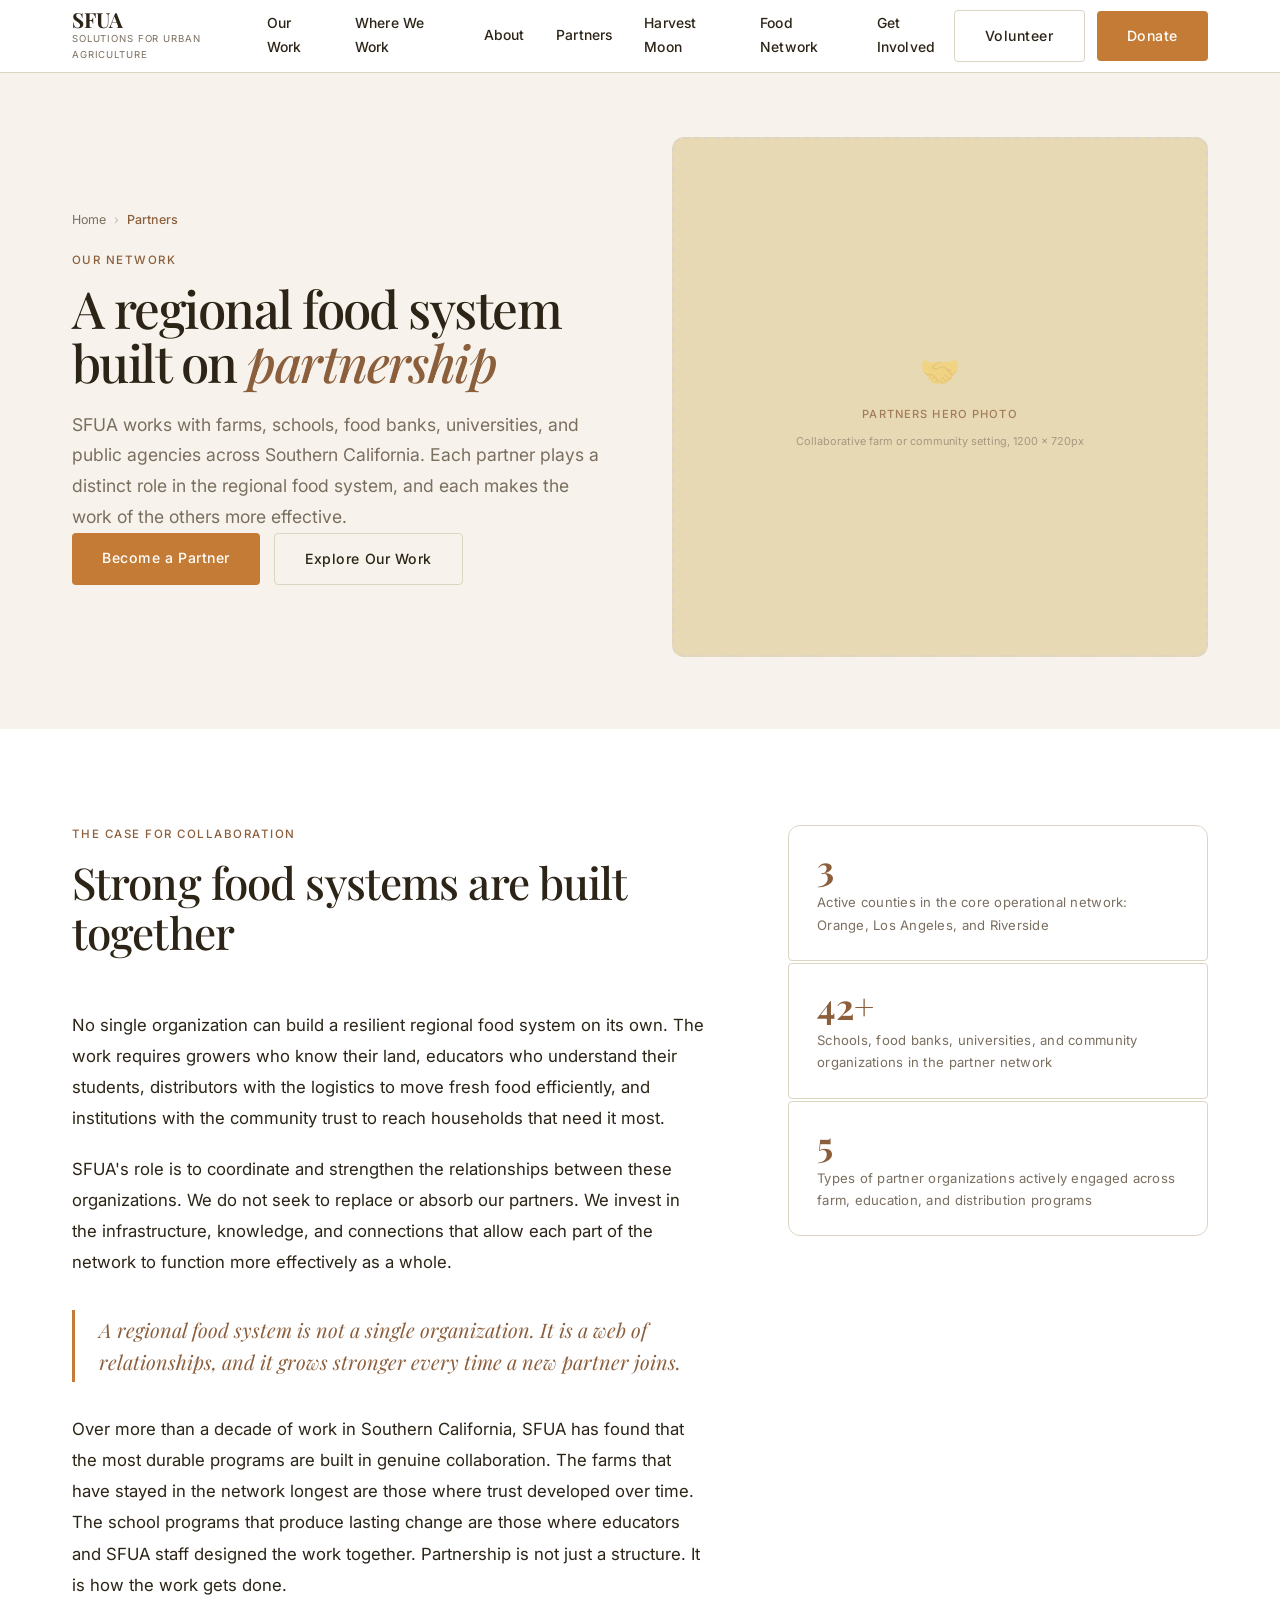
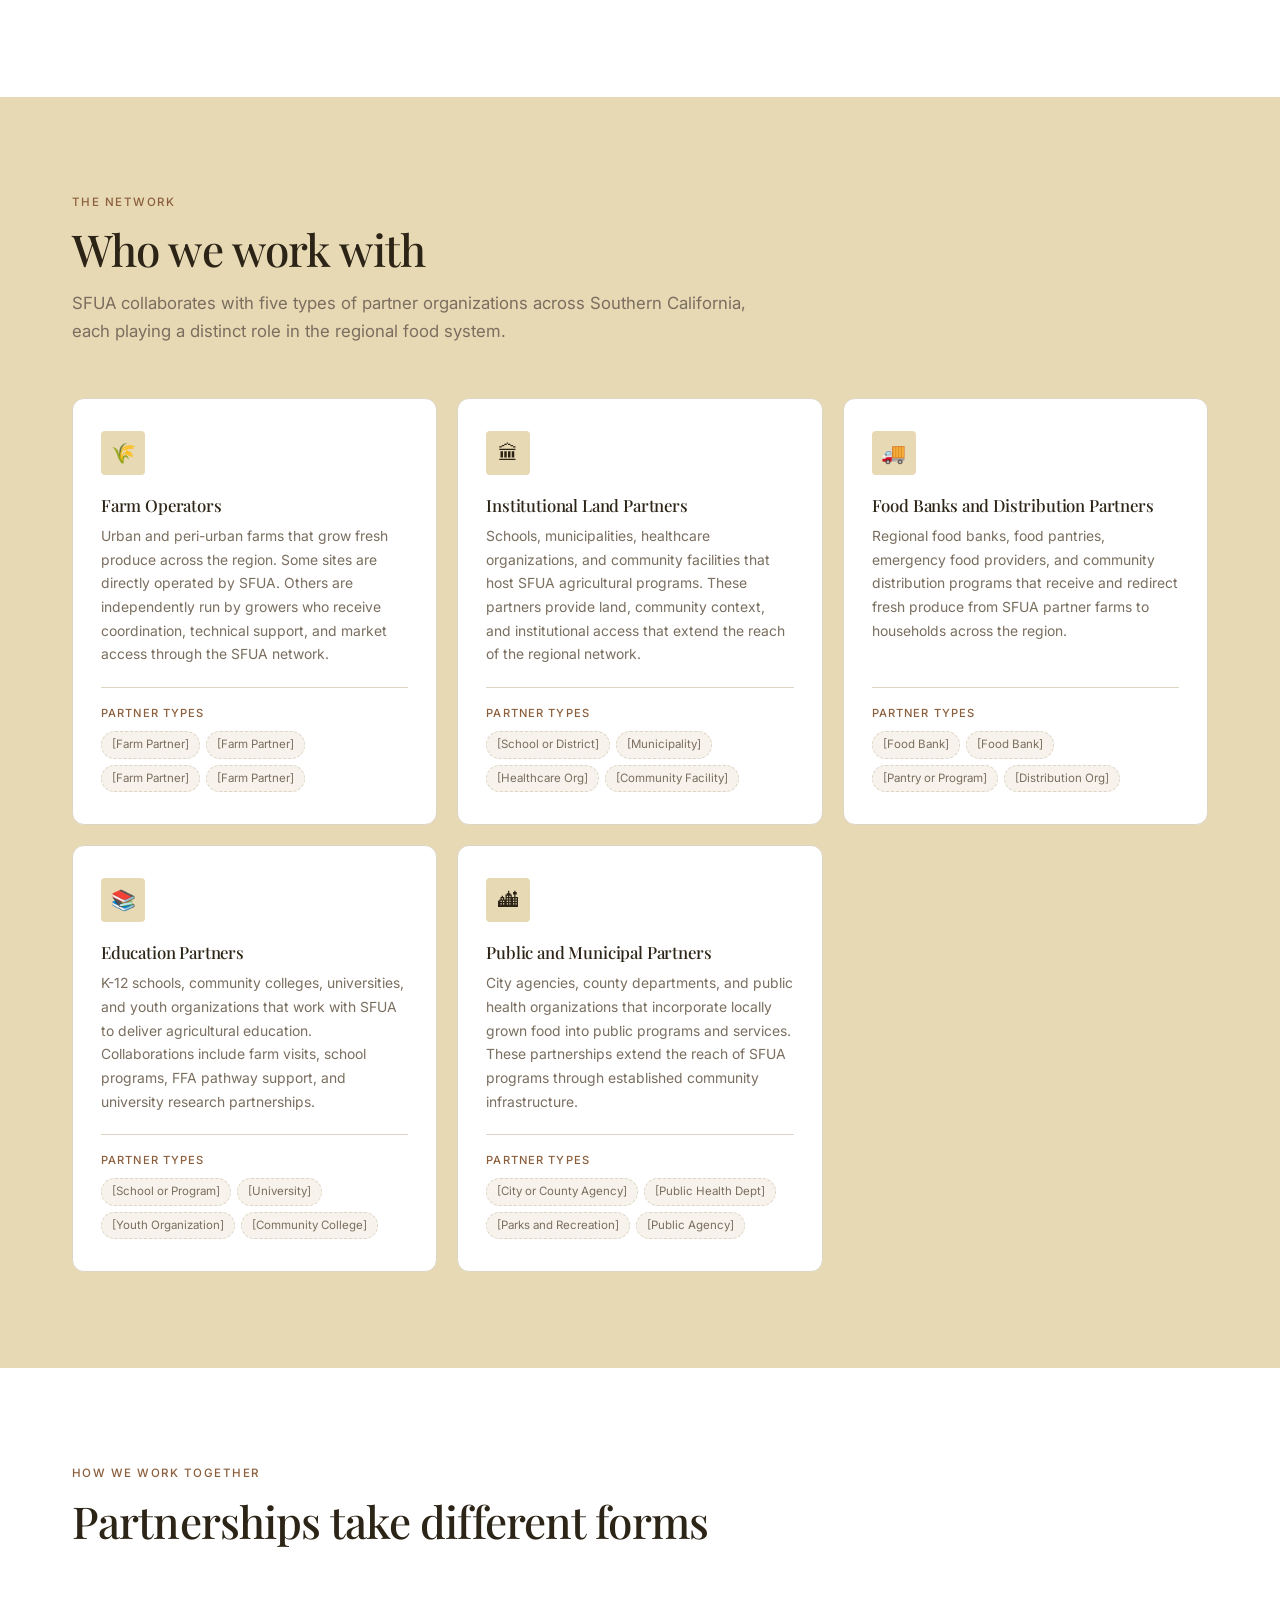
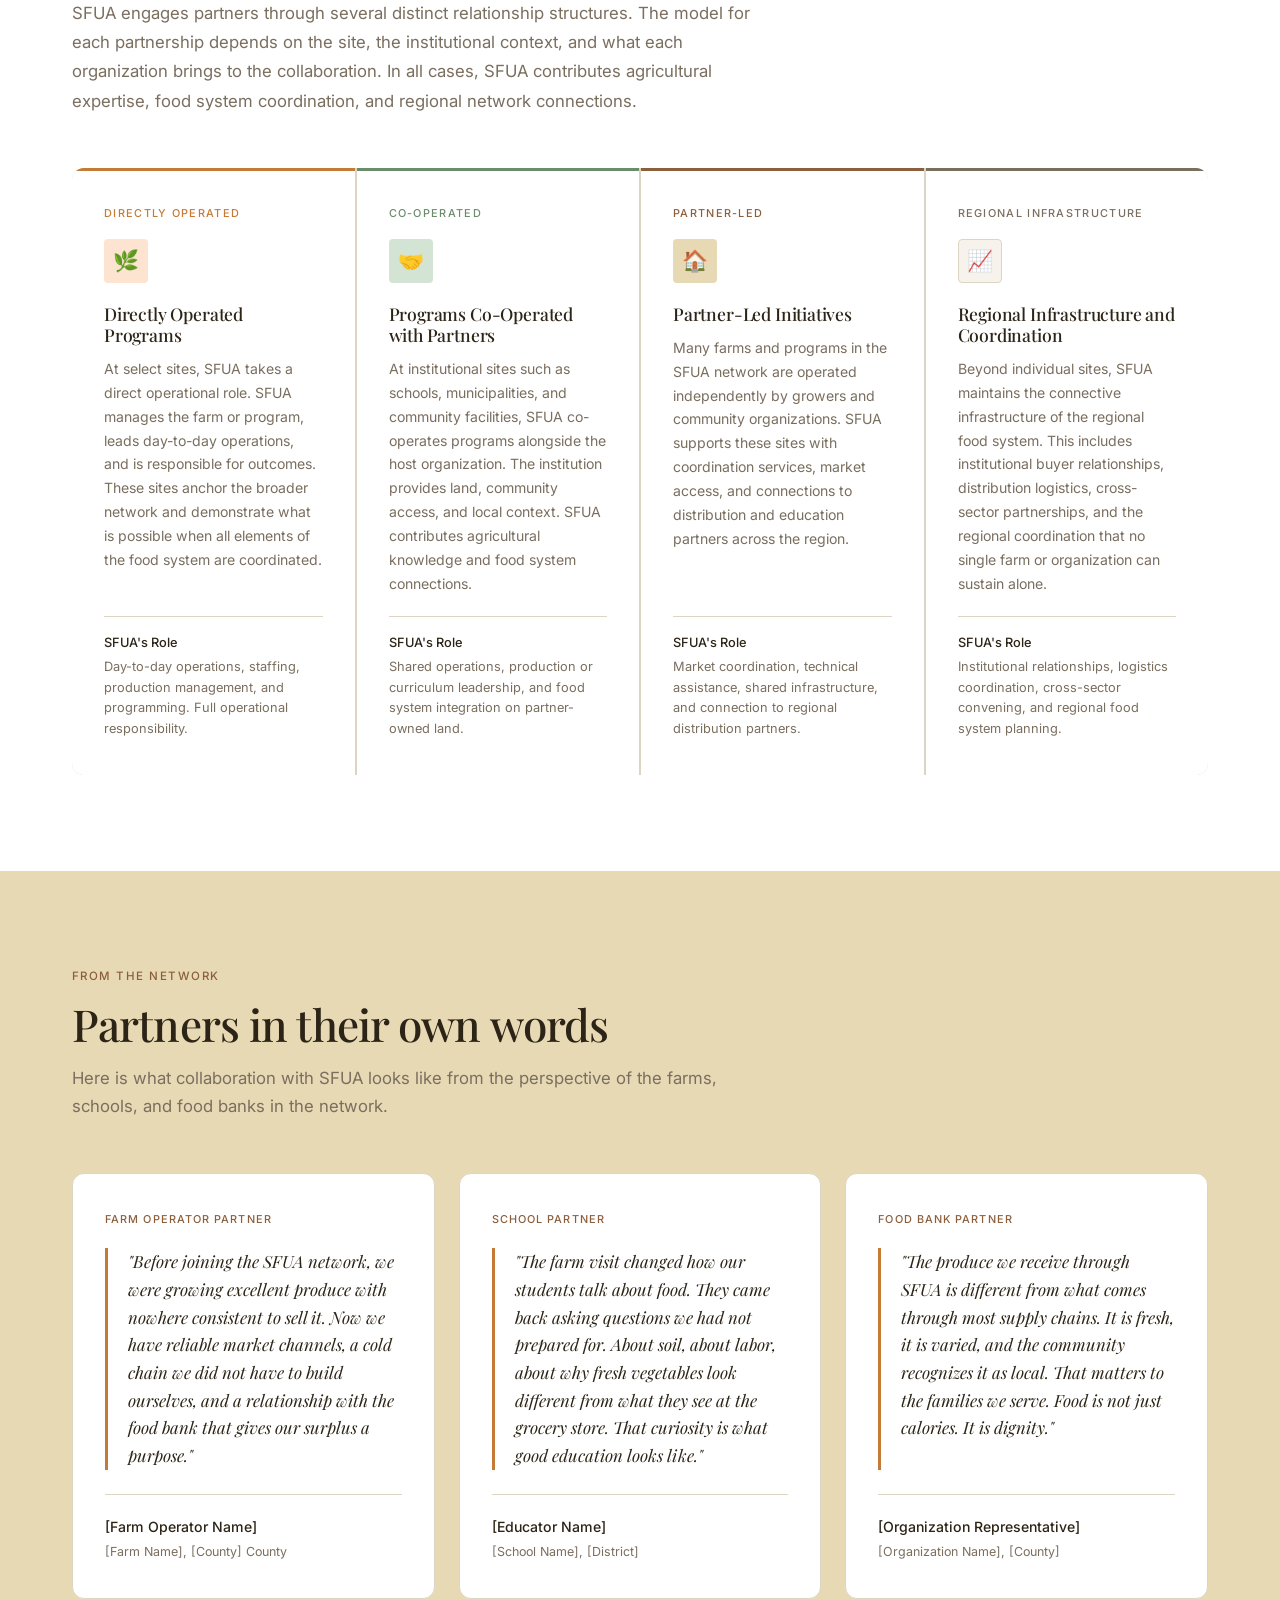
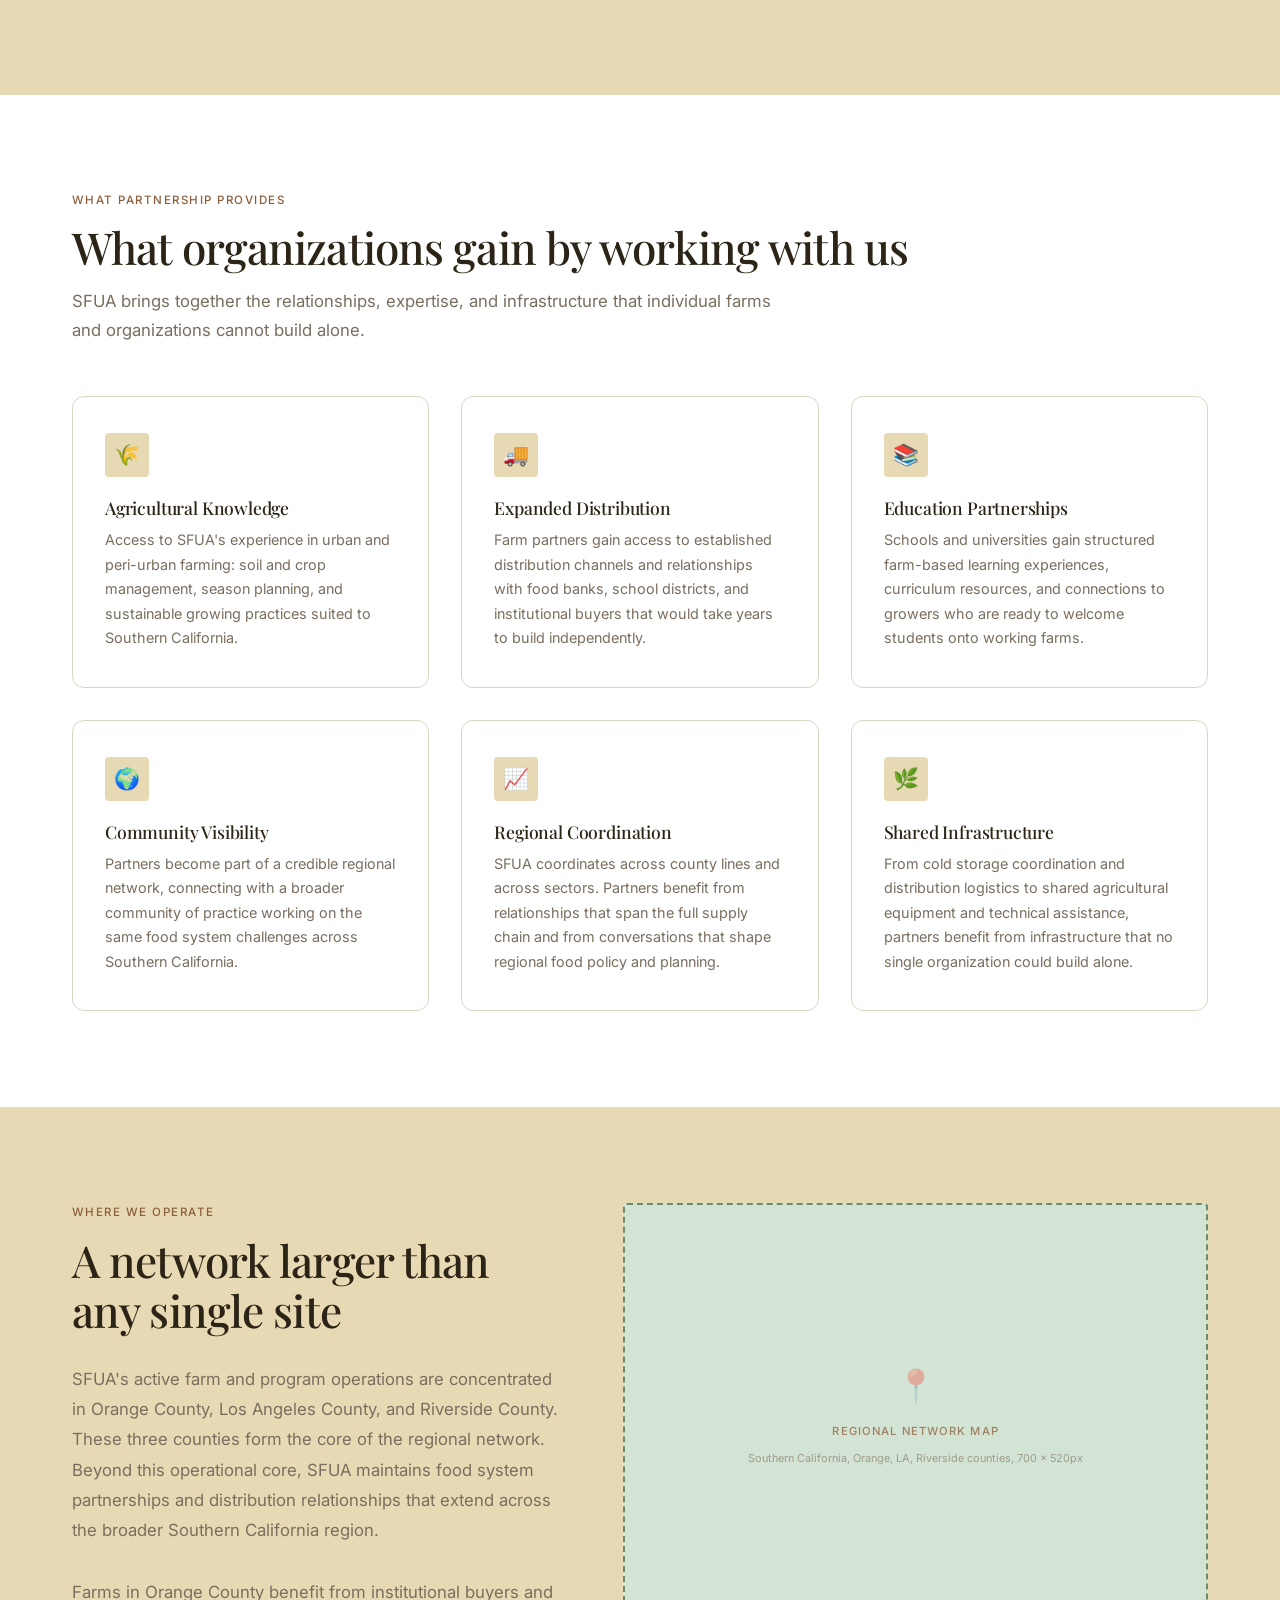
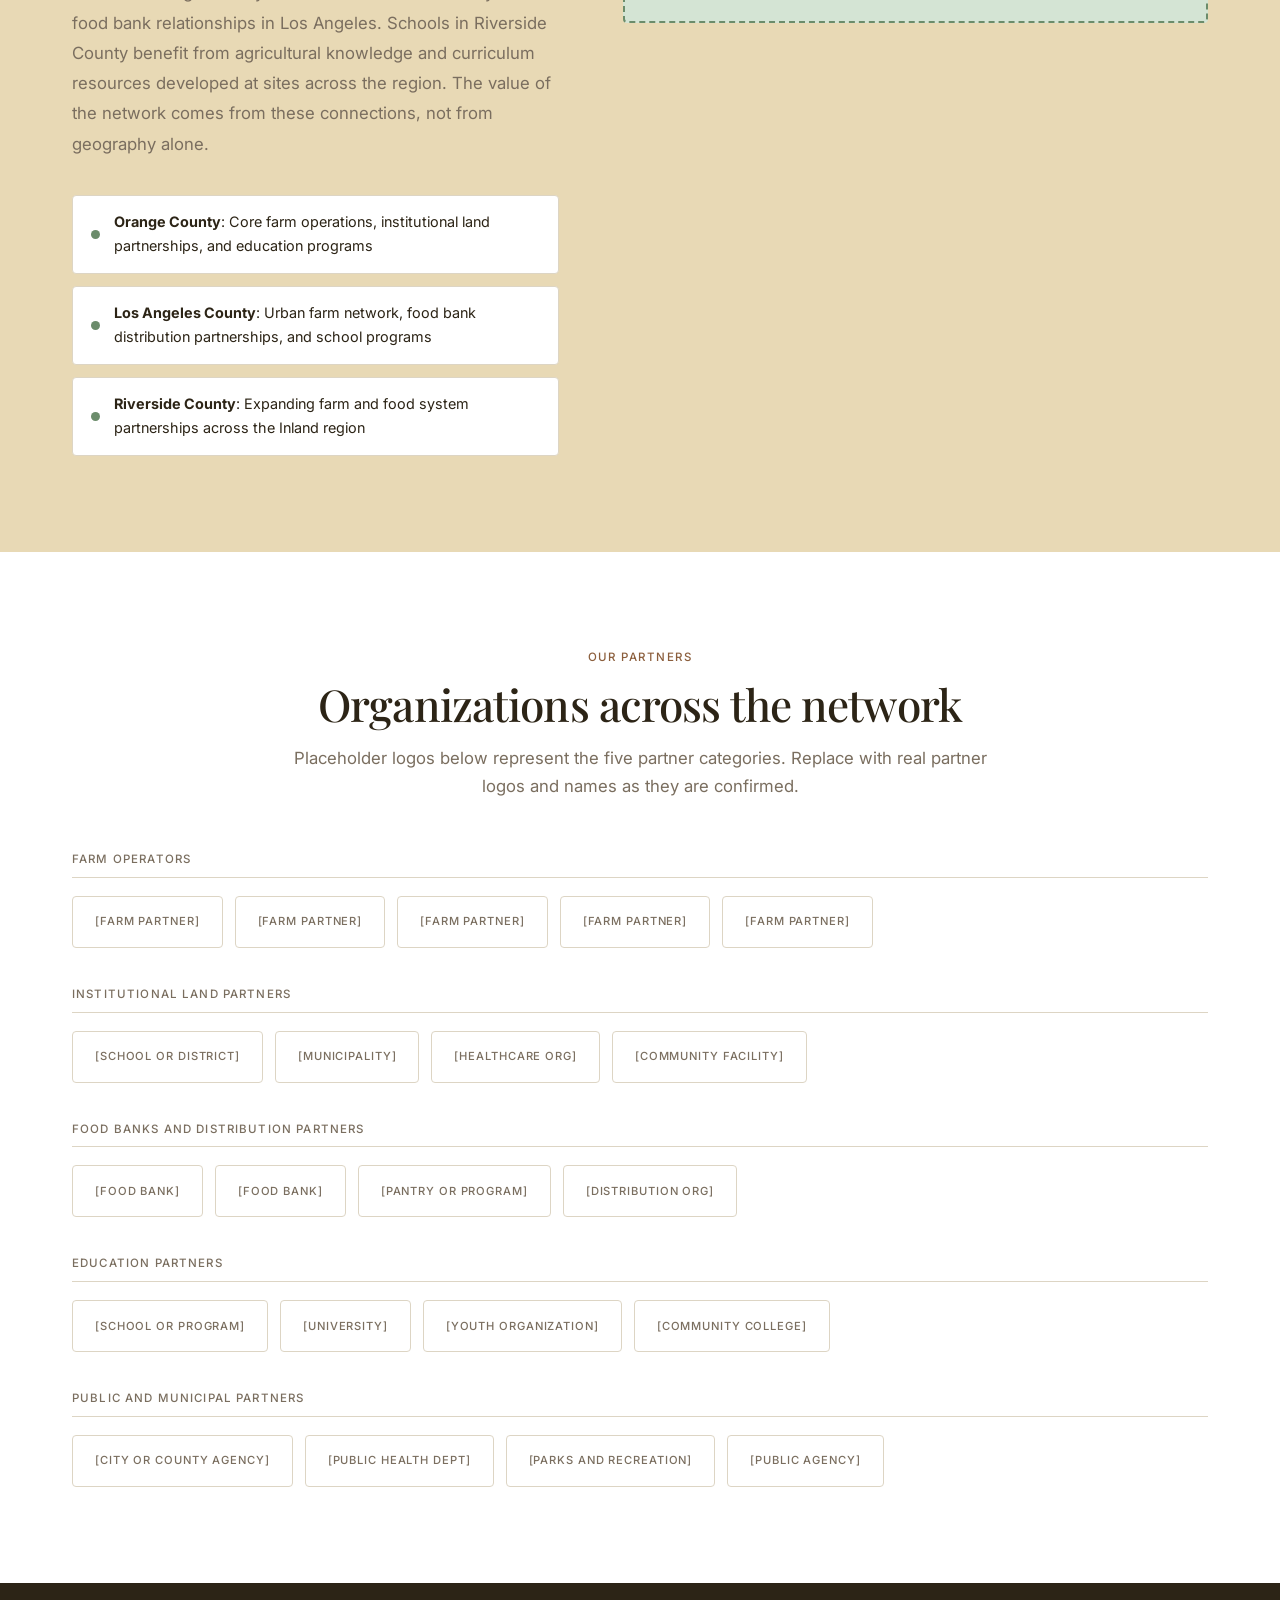
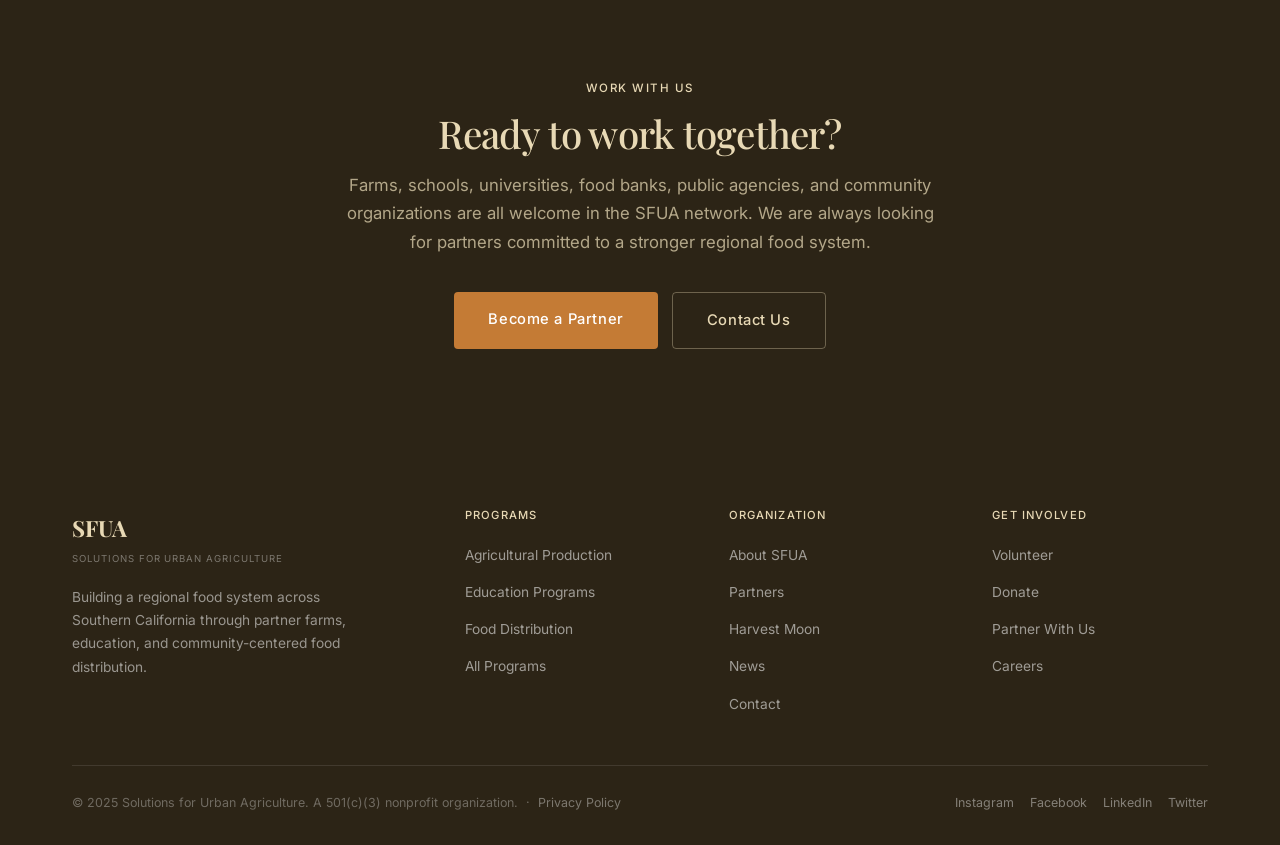
<file: index.html>
<!DOCTYPE html>
<html lang="en">
<head>
  <meta charset="UTF-8" />
  <meta name="viewport" content="width=device-width, initial-scale=1.0" />
  <title>Partners — Solutions for Urban Agriculture</title>
  <meta name="description" content="SFUA works with farms, schools, food banks, universities, and public agencies across Southern California to build a stronger regional food system." />
  <link rel="stylesheet" href="../assets/css/styles.css" />
</head>
<body>


  <!-- ============================================================
       NAV
       ============================================================ -->
  <header class="site-nav" role="banner">
    <div class="container">
      <a href="../index.html" class="nav-logo" aria-label="SFUA Home">
        <span class="logo-abbr">SFUA</span>
        <span class="logo-full">Solutions for Urban Agriculture</span>
      </a>
      <nav class="nav-links" aria-label="Primary navigation">
        <a href="../our-work/">Our Work</a>
        <a href="../index.html#where-we-work">Where We Work</a>
        <a href="../about/">About</a>
        <a href="../partners/" aria-current="page">Partners</a>
        <a href="../harvest-moon/harvest-moon.html">Harvest Moon</a>
        <a href="network.html">Food Network</a>
        <a href="../get-involved/">Get Involved</a>
      </nav>
      <div class="nav-cta">
        <a href="../get-involved/volunteer.html" class="btn btn--outline">Volunteer</a>
          <!-- TEMP: Links to DonorView donation page. Replace with embedded form when ready. -->
        <a href="https://app.donorview.com/Donation/DonationInfo?prm=[base64]" target="_blank" class="btn btn--primary">Donate</a>
      </div>
      <button class="nav-hamburger" aria-label="Open menu" aria-expanded="false">
        <span></span><span></span><span></span>
      </button>
    </div>
  </header>


  <!-- ============================================================
       1. HERO
       ============================================================ -->
  <section class="page-hero" aria-labelledby="partners-hero-heading">
    <div class="container">

      <div class="page-hero-content">
        <nav class="breadcrumb" aria-label="Breadcrumb">
          <a href="../index.html">Home</a>
          <span class="breadcrumb-sep" aria-hidden="true">&#8250;</span>
          <span class="breadcrumb-current">Partners</span>
        </nav>
        <span class="eyebrow">Our Network</span>
        <h1 id="partners-hero-heading">
          A regional food system built on
          <em>partnership</em>
        </h1>
        <p class="lead">
          SFUA works with farms, schools, food banks, universities, and public agencies
          across Southern California. Each partner plays a distinct role in the
          regional food system, and each makes the work of the others more effective.
        </p>
        <div class="hero-actions">
          <a href="../get-involved/partner.html" class="btn btn--primary">Become a Partner</a>
          <a href="../our-work/" class="btn btn--outline">Explore Our Work</a>
        </div>
      </div>

      <div class="page-hero-image">
        <div class="img-placeholder img-placeholder--hero" role="img" aria-label="Hero image placeholder">
          <span class="ph-icon">&#129309;</span>
          <span class="ph-label">Partners Hero Photo</span>
          <span class="ph-dims">Collaborative farm or community setting, 1200 x 720px</span>
        </div>
      </div>

    </div>
  </section>


  <!-- ============================================================
       2. WHY PARTNERSHIPS MATTER
       ============================================================ -->
  <section id="why-partnerships" class="story section section--white" aria-labelledby="why-heading">
    <div class="container">

      <div class="story-body">
        <div class="section-header">
          <span class="eyebrow">The Case for Collaboration</span>
          <h2 id="why-heading">Strong food systems are built together</h2>
        </div>

        <p>
          No single organization can build a resilient regional food system on its own.
          The work requires growers who know their land, educators who understand their
          students, distributors with the logistics to move fresh food efficiently, and
          institutions with the community trust to reach households that need it most.
        </p>

        <p>
          SFUA's role is to coordinate and strengthen the relationships between
          these organizations. We do not seek to replace or absorb our partners.
          We invest in the infrastructure, knowledge, and connections that allow
          each part of the network to function more effectively as a whole.
        </p>

        <blockquote>
          A regional food system is not a single organization.
          It is a web of relationships, and it grows stronger
          every time a new partner joins.
        </blockquote>

        <p>
          Over more than a decade of work in Southern California, SFUA has found
          that the most durable programs are built in genuine collaboration.
          The farms that have stayed in the network longest are those where trust
          developed over time. The school programs that produce lasting change are
          those where educators and SFUA staff designed the work together.
          Partnership is not just a structure. It is how the work gets done.
        </p>
      </div>

      <div class="story-sidebar">
        <div class="story-stat-stack">

          <div class="story-stat">
            <div class="s-number">3</div>
            <div class="s-label">Active counties in the core operational network: Orange, Los Angeles, and Riverside</div>
          </div>

          <div class="story-stat">
            <div class="s-number">42+</div>
            <div class="s-label">Schools, food banks, universities, and community organizations in the partner network</div>
          </div>

          <div class="story-stat">
            <div class="s-number">5</div>
            <div class="s-label">Types of partner organizations actively engaged across farm, education, and distribution programs</div>
          </div>

        </div>
      </div>

    </div>
  </section>


  <!-- ============================================================
       3. PARTNER CATEGORIES
       ============================================================ -->
  <section id="partner-categories" class="partner-ecosystem section section--alt" aria-labelledby="categories-heading">
    <div class="container">

      <div class="section-header">
        <span class="eyebrow">The Network</span>
        <h2 id="categories-heading">Who we work with</h2>
        <p>
          SFUA collaborates with five types of partner organizations across
          Southern California, each playing a distinct role in the regional food system.
        </p>
      </div>

      <div class="ecosystem-type-grid" role="list" aria-label="Partner organization categories">

        <!-- Category 1 — Farm Operators -->
        <div class="ecosystem-type-card" role="listitem">
          <div class="ecosystem-type-icon" aria-hidden="true">&#127806;</div>
          <h3>Farm Operators</h3>
          <p>
            Urban and peri-urban farms that grow fresh produce across the region.
            Some sites are directly operated by SFUA. Others are independently run
            by growers who receive coordination, technical support, and market access
            through the SFUA network.
          </p>
          <div class="ecosystem-type-examples">
            <strong>Partner Types</strong>
            <div class="ecosystem-placeholder-list" aria-label="Farm operator partner placeholders">
              <span class="ecosystem-placeholder">[Farm Partner]</span>
              <span class="ecosystem-placeholder">[Farm Partner]</span>
              <span class="ecosystem-placeholder">[Farm Partner]</span>
              <span class="ecosystem-placeholder">[Farm Partner]</span>
            </div>
          </div>
        </div>

        <!-- Category 2 — Institutional Land Partners -->
        <div class="ecosystem-type-card" role="listitem">
          <div class="ecosystem-type-icon" aria-hidden="true">&#127963;</div>
          <h3>Institutional Land Partners</h3>
          <p>
            Schools, municipalities, healthcare organizations, and community
            facilities that host SFUA agricultural programs. These partners
            provide land, community context, and institutional access that
            extend the reach of the regional network.
          </p>
          <div class="ecosystem-type-examples">
            <strong>Partner Types</strong>
            <div class="ecosystem-placeholder-list" aria-label="Institutional land partner placeholders">
              <span class="ecosystem-placeholder">[School or District]</span>
              <span class="ecosystem-placeholder">[Municipality]</span>
              <span class="ecosystem-placeholder">[Healthcare Org]</span>
              <span class="ecosystem-placeholder">[Community Facility]</span>
            </div>
          </div>
        </div>

        <!-- Category 3 — Food Banks and Distribution Partners -->
        <div class="ecosystem-type-card" role="listitem">
          <div class="ecosystem-type-icon" aria-hidden="true">&#128666;</div>
          <h3>Food Banks and Distribution Partners</h3>
          <p>
            Regional food banks, food pantries, emergency food providers, and
            community distribution programs that receive and redirect fresh
            produce from SFUA partner farms to households across the region.
          </p>
          <div class="ecosystem-type-examples">
            <strong>Partner Types</strong>
            <div class="ecosystem-placeholder-list" aria-label="Distribution partner placeholders">
              <span class="ecosystem-placeholder">[Food Bank]</span>
              <span class="ecosystem-placeholder">[Food Bank]</span>
              <span class="ecosystem-placeholder">[Pantry or Program]</span>
              <span class="ecosystem-placeholder">[Distribution Org]</span>
            </div>
          </div>
        </div>

        <!-- Category 4 — Education Partners -->
        <div class="ecosystem-type-card" role="listitem">
          <div class="ecosystem-type-icon" aria-hidden="true">&#128218;</div>
          <h3>Education Partners</h3>
          <p>
            K-12 schools, community colleges, universities, and youth
            organizations that work with SFUA to deliver agricultural education.
            Collaborations include farm visits, school programs, FFA pathway
            support, and university research partnerships.
          </p>
          <div class="ecosystem-type-examples">
            <strong>Partner Types</strong>
            <div class="ecosystem-placeholder-list" aria-label="Education partner placeholders">
              <span class="ecosystem-placeholder">[School or Program]</span>
              <span class="ecosystem-placeholder">[University]</span>
              <span class="ecosystem-placeholder">[Youth Organization]</span>
              <span class="ecosystem-placeholder">[Community College]</span>
            </div>
          </div>
        </div>

        <!-- Category 5 — Public and Municipal Partners -->
        <div class="ecosystem-type-card" role="listitem">
          <div class="ecosystem-type-icon" aria-hidden="true">&#127961;</div>
          <h3>Public and Municipal Partners</h3>
          <p>
            City agencies, county departments, and public health organizations
            that incorporate locally grown food into public programs and services.
            These partnerships extend the reach of SFUA programs through
            established community infrastructure.
          </p>
          <div class="ecosystem-type-examples">
            <strong>Partner Types</strong>
            <div class="ecosystem-placeholder-list" aria-label="Municipal partner placeholders">
              <span class="ecosystem-placeholder">[City or County Agency]</span>
              <span class="ecosystem-placeholder">[Public Health Dept]</span>
              <span class="ecosystem-placeholder">[Parks and Recreation]</span>
              <span class="ecosystem-placeholder">[Public Agency]</span>
            </div>
          </div>
        </div>

      </div>

    </div>
  </section>


  <!-- ============================================================
       4. PARTNERSHIP MODELS
       ============================================================ -->
  <section id="partnership-models" class="operating-model section section--white" aria-labelledby="models-heading">
    <div class="container">

      <div class="section-header">
        <span class="eyebrow">How We Work Together</span>
        <h2 id="models-heading">Partnerships take different forms</h2>
      </div>

      <p class="op-model-intro">
        SFUA engages partners through several distinct relationship structures.
        The model for each partnership depends on the site, the institutional
        context, and what each organization brings to the collaboration.
        In all cases, SFUA contributes agricultural expertise, food system
        coordination, and regional network connections.
      </p>

      <div class="op-model-grid" role="list" aria-label="Partnership model types">

        <!-- Panel 1 — Directly Operated -->
        <div class="op-model-panel op-model-panel--direct" role="listitem">
          <span class="op-model-type">Directly Operated</span>
          <div class="op-model-icon" aria-hidden="true">&#127807;</div>
          <h3>Directly Operated Programs</h3>
          <p>
            At select sites, SFUA takes a direct operational role. SFUA manages
            the farm or program, leads day-to-day operations, and is responsible
            for outcomes. These sites anchor the broader network and demonstrate
            what is possible when all elements of the food system are coordinated.
          </p>
          <div class="op-model-contrib">
            <strong>SFUA's Role</strong>
            Day-to-day operations, staffing, production management,
            and programming. Full operational responsibility.
          </div>
        </div>

        <!-- Panel 2 — Co-Operated with Partners -->
        <div class="op-model-panel op-model-panel--coopd" role="listitem">
          <span class="op-model-type">Co-Operated</span>
          <div class="op-model-icon" aria-hidden="true">&#129309;</div>
          <h3>Programs Co-Operated with Partners</h3>
          <p>
            At institutional sites such as schools, municipalities, and community
            facilities, SFUA co-operates programs alongside the host organization.
            The institution provides land, community access, and local context.
            SFUA contributes agricultural knowledge and food system connections.
          </p>
          <div class="op-model-contrib">
            <strong>SFUA's Role</strong>
            Shared operations, production or curriculum leadership,
            and food system integration on partner-owned land.
          </div>
        </div>

        <!-- Panel 3 — Partner-Led Initiatives -->
        <div class="op-model-panel op-model-panel--partner" role="listitem">
          <span class="op-model-type">Partner-Led</span>
          <div class="op-model-icon" aria-hidden="true">&#127968;</div>
          <h3>Partner-Led Initiatives</h3>
          <p>
            Many farms and programs in the SFUA network are operated independently
            by growers and community organizations. SFUA supports these sites with
            coordination services, market access, and connections to distribution
            and education partners across the region.
          </p>
          <div class="op-model-contrib">
            <strong>SFUA's Role</strong>
            Market coordination, technical assistance, shared infrastructure,
            and connection to regional distribution partners.
          </div>
        </div>

        <!-- Panel 4 — Regional Infrastructure -->
        <div class="op-model-panel op-model-panel--coord" role="listitem">
          <span class="op-model-type">Regional Infrastructure</span>
          <div class="op-model-icon" aria-hidden="true">&#128200;</div>
          <h3>Regional Infrastructure and Coordination</h3>
          <p>
            Beyond individual sites, SFUA maintains the connective infrastructure
            of the regional food system. This includes institutional buyer
            relationships, distribution logistics, cross-sector partnerships,
            and the regional coordination that no single farm or organization
            can sustain alone.
          </p>
          <div class="op-model-contrib">
            <strong>SFUA's Role</strong>
            Institutional relationships, logistics coordination,
            cross-sector convening, and regional food system planning.
          </div>
        </div>

      </div>
    </div>
  </section>


  <!-- ============================================================
       5. FEATURED PARTNER STORIES
       ============================================================ -->
  <section id="partner-stories" class="section section--alt" aria-labelledby="stories-heading">
    <div class="container">

      <div class="section-header">
        <span class="eyebrow">From the Network</span>
        <h2 id="stories-heading">Partners in their own words</h2>
        <p>
          Here is what collaboration with SFUA looks like from the perspective
          of the farms, schools, and food banks in the network.
        </p>
      </div>

      <div class="story-card-grid" role="list" aria-label="Partner stories">

        <!-- Story 1 — Farm Partner -->
        <div class="story-card" role="listitem">
          <span class="story-card-tag">Farm Operator Partner</span>
          <blockquote>
            "Before joining the SFUA network, we were growing excellent
            produce with nowhere consistent to sell it. Now we have
            reliable market channels, a cold chain we did not have to build
            ourselves, and a relationship with the food bank that gives
            our surplus a purpose."
          </blockquote>
          <div class="story-card-attr">
            <span class="attr-name">[Farm Operator Name]</span>
            <span class="attr-role">[Farm Name], [County] County</span>
          </div>
        </div>

        <!-- Story 2 — Education Partner -->
        <div class="story-card" role="listitem">
          <span class="story-card-tag">School Partner</span>
          <blockquote>
            "The farm visit changed how our students talk about food.
            They came back asking questions we had not prepared for.
            About soil, about labor, about why fresh vegetables look
            different from what they see at the grocery store.
            That curiosity is what good education looks like."
          </blockquote>
          <div class="story-card-attr">
            <span class="attr-name">[Educator Name]</span>
            <span class="attr-role">[School Name], [District]</span>
          </div>
        </div>

        <!-- Story 3 — Distribution Partner -->
        <div class="story-card" role="listitem">
          <span class="story-card-tag">Food Bank Partner</span>
          <blockquote>
            "The produce we receive through SFUA is different from
            what comes through most supply chains. It is fresh, it is
            varied, and the community recognizes it as local.
            That matters to the families we serve. Food is not
            just calories. It is dignity."
          </blockquote>
          <div class="story-card-attr">
            <span class="attr-name">[Organization Representative]</span>
            <span class="attr-role">[Organization Name], [County]</span>
          </div>
        </div>

      </div>

    </div>
  </section>


  <!-- ============================================================
       6. WHY ORGANIZATIONS PARTNER WITH SFUA
       ============================================================ -->
  <section id="why-sfua" class="values section section--white" aria-labelledby="why-sfua-heading">
    <div class="container">

      <div class="section-header">
        <span class="eyebrow">What Partnership Provides</span>
        <h2 id="why-sfua-heading">What organizations gain by working with us</h2>
        <p>
          SFUA brings together the relationships, expertise, and infrastructure
          that individual farms and organizations cannot build alone.
        </p>
      </div>

      <div class="grid-3">

        <div class="value-card">
          <div class="value-card-icon" aria-hidden="true">&#127806;</div>
          <h3>Agricultural Knowledge</h3>
          <p>
            Access to SFUA's experience in urban and peri-urban farming:
            soil and crop management, season planning, and sustainable
            growing practices suited to Southern California.
          </p>
        </div>

        <div class="value-card">
          <div class="value-card-icon" aria-hidden="true">&#128666;</div>
          <h3>Expanded Distribution</h3>
          <p>
            Farm partners gain access to established distribution channels
            and relationships with food banks, school districts, and
            institutional buyers that would take years to build independently.
          </p>
        </div>

        <div class="value-card">
          <div class="value-card-icon" aria-hidden="true">&#128218;</div>
          <h3>Education Partnerships</h3>
          <p>
            Schools and universities gain structured farm-based learning
            experiences, curriculum resources, and connections to growers
            who are ready to welcome students onto working farms.
          </p>
        </div>

        <div class="value-card">
          <div class="value-card-icon" aria-hidden="true">&#127757;</div>
          <h3>Community Visibility</h3>
          <p>
            Partners become part of a credible regional network, connecting
            with a broader community of practice working on the same
            food system challenges across Southern California.
          </p>
        </div>

        <div class="value-card">
          <div class="value-card-icon" aria-hidden="true">&#128200;</div>
          <h3>Regional Coordination</h3>
          <p>
            SFUA coordinates across county lines and across sectors. Partners
            benefit from relationships that span the full supply chain and
            from conversations that shape regional food policy and planning.
          </p>
        </div>

        <div class="value-card">
          <div class="value-card-icon" aria-hidden="true">&#127807;</div>
          <h3>Shared Infrastructure</h3>
          <p>
            From cold storage coordination and distribution logistics to
            shared agricultural equipment and technical assistance, partners
            benefit from infrastructure that no single organization could build alone.
          </p>
        </div>

      </div>

    </div>
  </section>


  <!-- ============================================================
       7. REGIONAL NETWORK
       ============================================================ -->
  <section id="regional-network" class="where-we-work section section--alt" aria-labelledby="regional-heading">
    <div class="container">

      <div>
        <div class="section-header">
          <span class="eyebrow">Where We Operate</span>
          <h2 id="regional-heading">A network larger than any single site</h2>
        </div>

        <p style="font-size: 1.05rem; color: var(--text-muted); line-height: 1.8; max-width: 58ch; margin-bottom: 32px;">
          SFUA's active farm and program operations are concentrated in
          Orange County, Los Angeles County, and Riverside County. These three
          counties form the core of the regional network. Beyond this operational
          core, SFUA maintains food system partnerships and distribution relationships
          that extend across the broader Southern California region.
        </p>

        <p style="font-size: 1.05rem; color: var(--text-muted); line-height: 1.8; max-width: 58ch; margin-bottom: 36px;">
          Farms in Orange County benefit from institutional buyers and food bank
          relationships in Los Angeles. Schools in Riverside County benefit from
          agricultural knowledge and curriculum resources developed at sites across
          the region. The value of the network comes from these connections,
          not from geography alone.
        </p>

        <div class="region-list" role="list" aria-label="Active counties">
          <div class="region-item" role="listitem">
            <span class="region-dot" aria-hidden="true"></span>
            <span><strong>Orange County</strong>: Core farm operations, institutional land partnerships, and education programs</span>
          </div>
          <div class="region-item" role="listitem">
            <span class="region-dot" aria-hidden="true"></span>
            <span><strong>Los Angeles County</strong>: Urban farm network, food bank distribution partnerships, and school programs</span>
          </div>
          <div class="region-item" role="listitem">
            <span class="region-dot" aria-hidden="true"></span>
            <span><strong>Riverside County</strong>: Expanding farm and food system partnerships across the Inland region</span>
          </div>
        </div>

      </div>

      <div>
        <div class="img-placeholder img-placeholder--map" role="img" aria-label="Regional network map placeholder">
          <span class="ph-icon">&#128205;</span>
          <span class="ph-label">Regional Network Map</span>
          <span class="ph-dims">Southern California, Orange, LA, Riverside counties, 700 x 520px</span>
        </div>
      </div>

    </div>
  </section>


  <!-- ============================================================
       PARTNER LOGO GRID (All Categories)
       ============================================================ -->
  <section class="section section--white" aria-labelledby="partner-logos-heading">
    <div class="container">

      <div class="section-header section-header--center">
        <span class="eyebrow">Our Partners</span>
        <h2 id="partner-logos-heading">Organizations across the network</h2>
        <p>
          Placeholder logos below represent the five partner categories.
          Replace with real partner logos and names as they are confirmed.
        </p>
      </div>

      <div class="partner-categories" role="list" aria-label="Partner organizations by category">

        <div class="partner-category" role="listitem">
          <h4>Farm Operators</h4>
          <div class="partner-logos">
            <div class="partner-logo-slot">[Farm Partner]</div>
            <div class="partner-logo-slot">[Farm Partner]</div>
            <div class="partner-logo-slot">[Farm Partner]</div>
            <div class="partner-logo-slot">[Farm Partner]</div>
            <div class="partner-logo-slot">[Farm Partner]</div>
          </div>
        </div>

        <div class="partner-category" role="listitem">
          <h4>Institutional Land Partners</h4>
          <div class="partner-logos">
            <div class="partner-logo-slot">[School or District]</div>
            <div class="partner-logo-slot">[Municipality]</div>
            <div class="partner-logo-slot">[Healthcare Org]</div>
            <div class="partner-logo-slot">[Community Facility]</div>
          </div>
        </div>

        <div class="partner-category" role="listitem">
          <h4>Food Banks and Distribution Partners</h4>
          <div class="partner-logos">
            <div class="partner-logo-slot">[Food Bank]</div>
            <div class="partner-logo-slot">[Food Bank]</div>
            <div class="partner-logo-slot">[Pantry or Program]</div>
            <div class="partner-logo-slot">[Distribution Org]</div>
          </div>
        </div>

        <div class="partner-category" role="listitem">
          <h4>Education Partners</h4>
          <div class="partner-logos">
            <div class="partner-logo-slot">[School or Program]</div>
            <div class="partner-logo-slot">[University]</div>
            <div class="partner-logo-slot">[Youth Organization]</div>
            <div class="partner-logo-slot">[Community College]</div>
          </div>
        </div>

        <div class="partner-category" role="listitem">
          <h4>Public and Municipal Partners</h4>
          <div class="partner-logos">
            <div class="partner-logo-slot">[City or County Agency]</div>
            <div class="partner-logo-slot">[Public Health Dept]</div>
            <div class="partner-logo-slot">[Parks and Recreation]</div>
            <div class="partner-logo-slot">[Public Agency]</div>
          </div>
        </div>

      </div>

    </div>
  </section>


  <!-- ============================================================
       8. FINAL CTA
       ============================================================ -->
  <section class="program-cta section section--dark" aria-labelledby="partners-cta-heading">
    <div class="container">

      <span class="eyebrow" style="color: var(--straw);">Work With Us</span>
      <h2 id="partners-cta-heading" style="color: var(--straw);">
        Ready to work together?
      </h2>
      <span class="cta-sub" style="color: rgba(232,217,181,0.72);">
        Farms, schools, universities, food banks, public agencies, and community
        organizations are all welcome in the SFUA network. We are always looking
        for partners committed to a stronger regional food system.
      </span>
      <div class="cta-actions">
        <a href="../get-involved/partner.html" class="btn btn--harvest">Become a Partner</a>
        <a href="../contact/" class="btn btn--ghost">Contact Us</a>
      </div>

    </div>
  </section>


  <!-- ============================================================
       FOOTER
       ============================================================ -->
  <footer class="site-footer section--dark" role="contentinfo">
    <div class="container">
      <div class="footer-grid">
        <div class="footer-brand">
          <span class="logo-abbr">SFUA</span>
          <span class="logo-full">Solutions for Urban Agriculture</span>
          <p>
            Building a regional food system across Southern California through
            partner farms, education, and community-centered food distribution.
          </p>
        </div>
        <div class="footer-col">
          <h5>Programs</h5>
          <ul>
            <li><a href="../our-work/production.html">Agricultural Production</a></li>
            <li><a href="../our-work/education.html">Education Programs</a></li>
            <li><a href="../our-work/distribution.html">Food Distribution</a></li>
            <li><a href="../our-work/">All Programs</a></li>
          </ul>
        </div>
        <div class="footer-col">
          <h5>Organization</h5>
          <ul>
            <li><a href="../about/">About SFUA</a></li>
            <li><a href="../partners/">Partners</a></li>
            <li><a href="../harvest-moon/harvest-moon.html">Harvest Moon</a></li>
            <li><a href="../news/">News</a></li>
            <li><a href="../contact/">Contact</a></li>
          </ul>
        </div>
        <div class="footer-col">
          <h5>Get Involved</h5>
          <ul>
            <li><a href="../get-involved/volunteer.html">Volunteer</a></li>
            <li><a href="https://app.donorview.com/Donation/DonationInfo?prm=[base64]" target="_blank">Donate</a></li>
            <li><a href="../get-involved/partner.html">Partner With Us</a></li>
            <li><a href="../careers/">Careers</a></li>
          </ul>
        </div>
      </div>
      <div class="footer-bottom">
        <p>
          &copy; 2025 Solutions for Urban Agriculture. A 501(c)(3) nonprofit organization.
          &nbsp;&middot;&nbsp;
          <a href="../privacy.html" style="color:rgba(255,255,255,0.38);">Privacy Policy</a>
        </p>
        <div class="social-links" aria-label="Social media links">
          <a href="#" aria-label="Instagram">Instagram</a>
          <a href="#" aria-label="Facebook">Facebook</a>
          <a href="#" aria-label="LinkedIn">LinkedIn</a>
          <a href="#" aria-label="Twitter / X">Twitter</a>
        </div>
      </div>
    </div>
  </footer>


  <script>
    const hamburger = document.querySelector('.nav-hamburger');
    if (hamburger) {
      hamburger.addEventListener('click', () => {
        const isOpen = hamburger.getAttribute('aria-expanded') === 'true';
        hamburger.setAttribute('aria-expanded', String(!isOpen));
      });
    }
  </script>


</body>
</html>
</file>
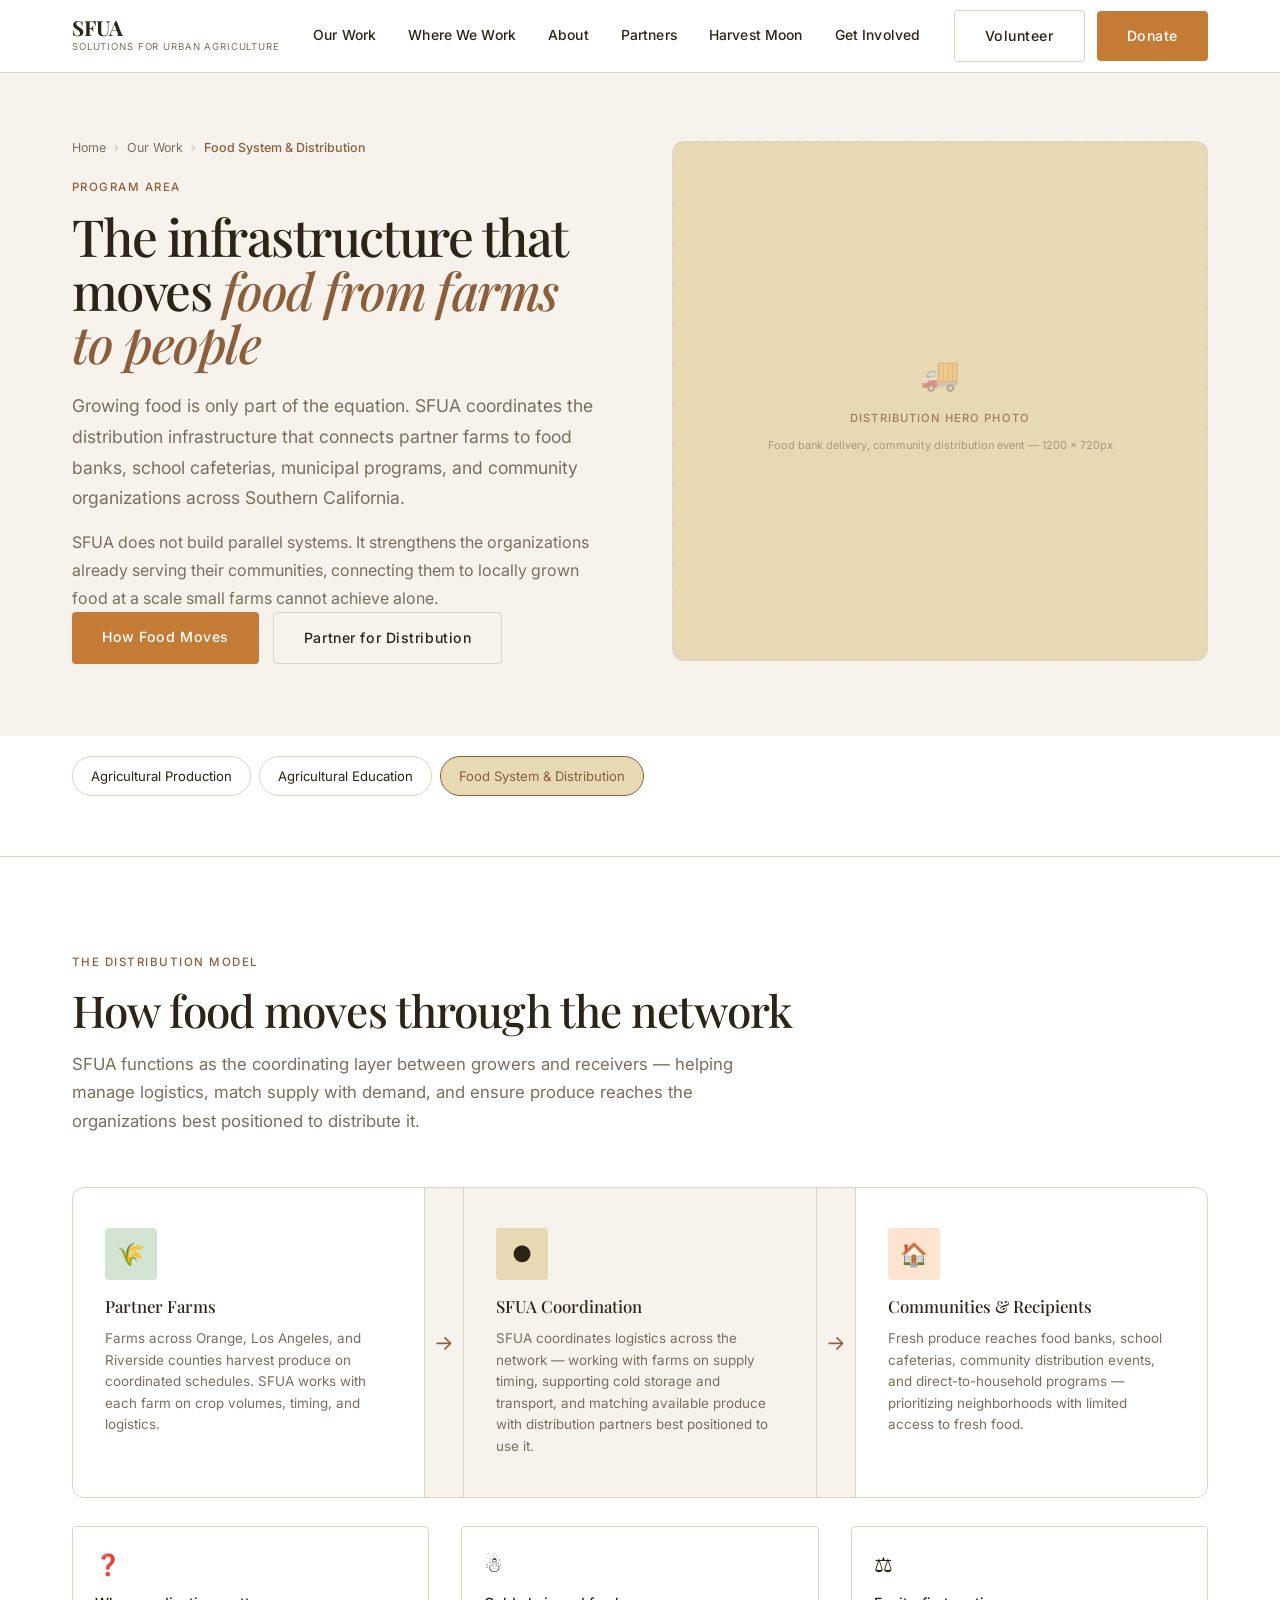
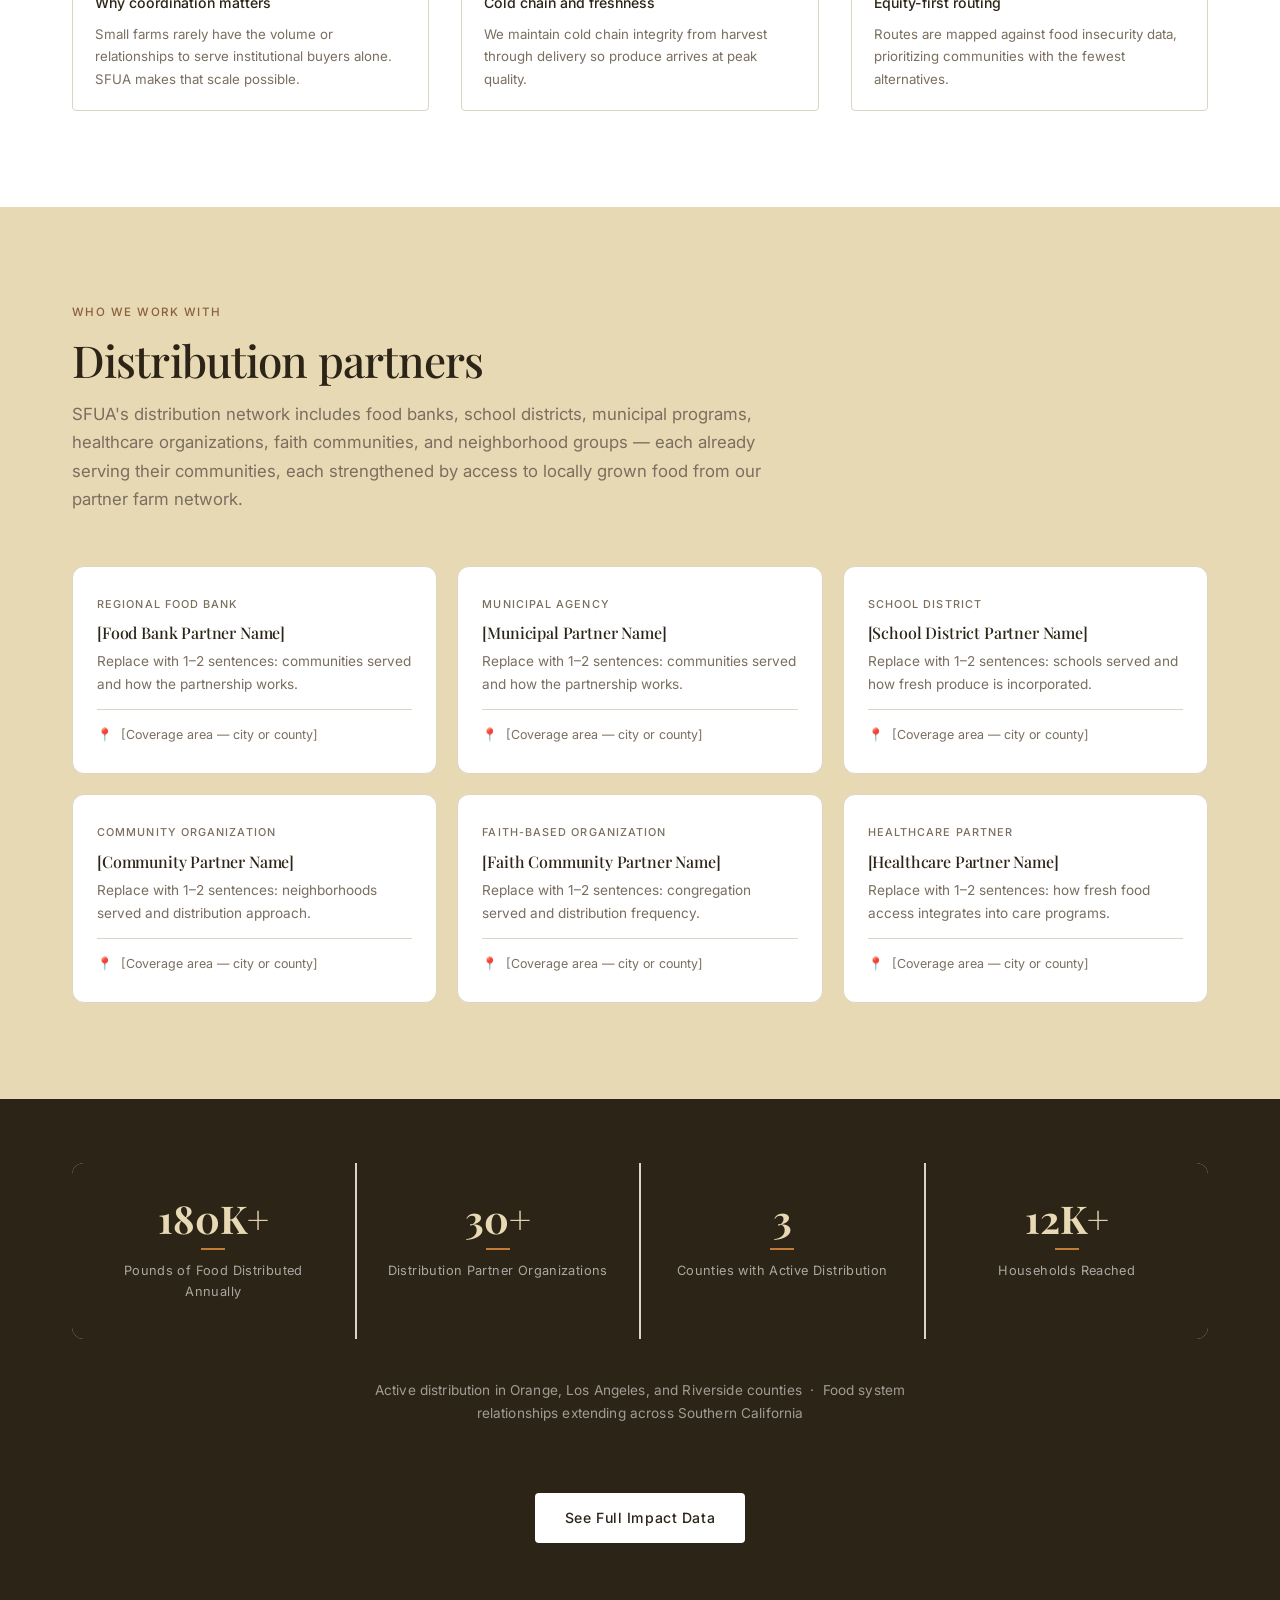
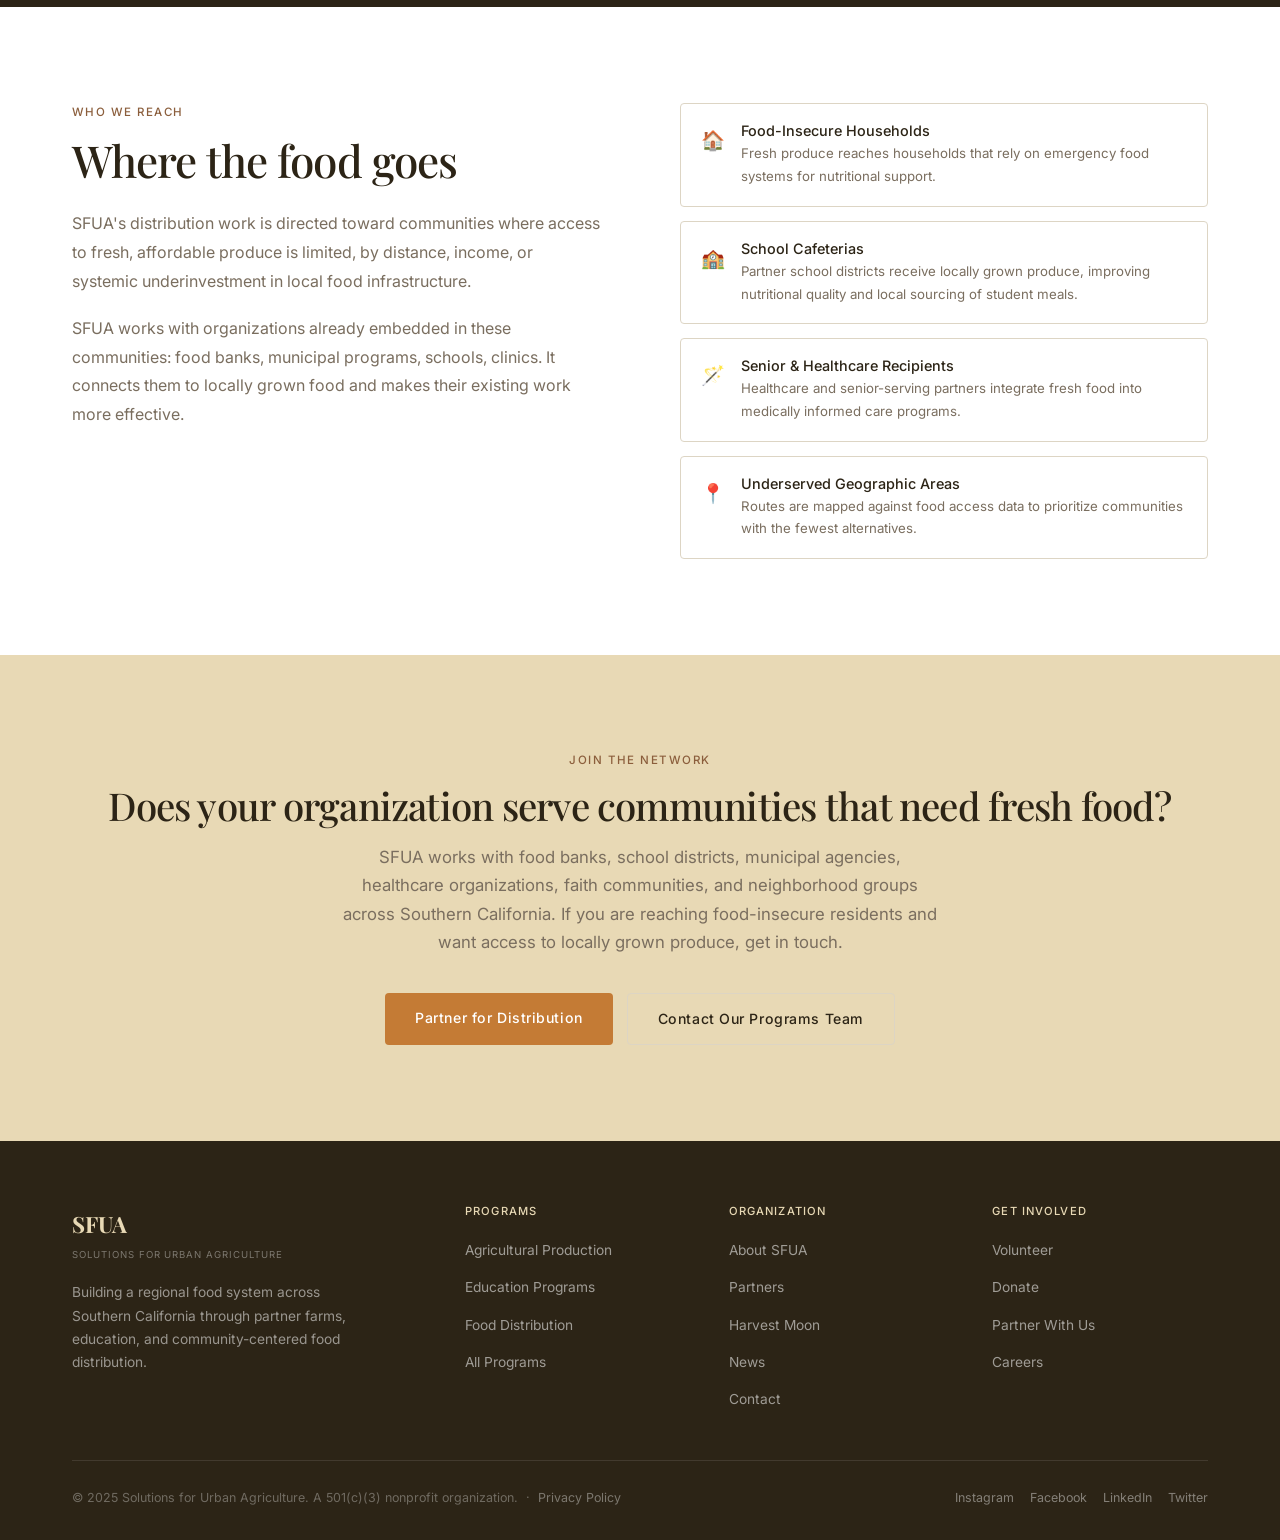
<file: distribution.html>
<!DOCTYPE html>
<html lang="en">
<head>
  <meta charset="UTF-8" />
  <meta name="viewport" content="width=device-width, initial-scale=1.0" />
  <title>Food System &amp; Distribution — Our Work — Solutions for Urban Agriculture</title>
  <meta name="description" content="SFUA coordinates the infrastructure connecting partner farms to food banks, schools, healthcare organizations, and communities across Southern California — moving fresh, local food where it's needed most." />
  <link rel="stylesheet" href="../assets/css/styles.css" />
</head>
<body>


  <!-- ============================================================
       NAV
       ============================================================ -->
  <header class="site-nav" role="banner">
    <div class="container">
      <a href="../index.html" class="nav-logo" aria-label="SFUA Home">
        <span class="logo-abbr">SFUA</span>
        <span class="logo-full">Solutions for Urban Agriculture</span>
      </a>
      <nav class="nav-links" aria-label="Primary navigation">
        <a href="../our-work/" aria-current="true">Our Work</a>
        <a href="../index.html#where-we-work">Where We Work</a>
        <a href="../about/">About</a>
        <a href="../partners/">Partners</a>
        <a href="../harvest-moon/harvest-moon.html">Harvest Moon</a>
        <a href="../get-involved/">Get Involved</a>
      </nav>
      <div class="nav-cta">
        <a href="../get-involved/volunteer.html" class="btn btn--outline">Volunteer</a>
          <!-- TEMP: Links to DonorView donation page. Replace with embedded form when ready. -->
        <a href="https://app.donorview.com/Donation/DonationInfo?prm=[base64]" target="_blank" class="btn btn--primary">Donate</a>
      </div>
      <button class="nav-hamburger" aria-label="Open menu" aria-expanded="false">
        <span></span><span></span><span></span>
      </button>
    </div>
  </header>


  <!-- ============================================================
       1. HERO
       ============================================================ -->
  <section class="page-hero" aria-labelledby="dist-hero-heading">
    <div class="container">

      <div class="page-hero-content">
        <nav class="breadcrumb" aria-label="Breadcrumb">
          <a href="../index.html">Home</a>
          <span class="breadcrumb-sep" aria-hidden="true">&#8250;</span>
          <a href="../our-work/">Our Work</a>
          <span class="breadcrumb-sep" aria-hidden="true">&#8250;</span>
          <span class="breadcrumb-current">Food System &amp; Distribution</span>
        </nav>
        <span class="eyebrow">Program Area</span>
        <h1 id="dist-hero-heading">
          The infrastructure that moves <em>food from farms to people</em>
        </h1>
        <p class="lead">
          Growing food is only part of the equation. SFUA coordinates the
          distribution infrastructure that connects partner farms to food banks,
          school cafeterias, municipal programs, and community organizations
          across Southern California.
        </p>
        <p class="lead" style="margin-top: 14px; font-size: 1rem; color: var(--text-muted);">
          SFUA does not build parallel systems. It strengthens the organizations
          already serving their communities, connecting them to locally grown food
          at a scale small farms cannot achieve alone.
        </p>
        <div class="hero-actions">
          <a href="#how-food-moves" class="btn btn--primary">How Food Moves</a>
          <a href="../get-involved/partner.html" class="btn btn--outline">Partner for Distribution</a>
        </div>
      </div>

      <div class="page-hero-image">
        <div class="img-placeholder img-placeholder--hero" role="img" aria-label="Food distribution hero image placeholder">
          <span class="ph-icon">&#128666;</span>
          <span class="ph-label">Distribution Hero Photo</span>
          <span class="ph-dims">Food bank delivery, community distribution event — 1200 &times; 720px</span>
        </div>
      </div>

    </div>
  </section>


  <!-- ============================================================
       SUB-PAGE NAV
       ============================================================ -->
  <div class="section--white" style="border-bottom: 1px solid var(--border);">
    <div class="container" style="padding-top: 20px; padding-bottom: 20px;">
      <nav class="section-subnav" aria-label="Our Work sub-pages">
        <a href="production.html">Agricultural Production</a>
        <a href="education.html">Agricultural Education</a>
        <a href="distribution.html" class="active" aria-current="page">Food System &amp; Distribution</a>
      </nav>
    </div>
  </div>


  <!-- ============================================================
       2. HOW FOOD MOVES — Visual flow diagram
       ============================================================ -->
  <section id="how-food-moves" class="section section--white" aria-labelledby="flow-heading">
    <div class="container">

      <div class="section-header">
        <span class="eyebrow">The Distribution Model</span>
        <h2 id="flow-heading">How food moves through the network</h2>
        <p>
          SFUA functions as the coordinating layer between growers and receivers —
          helping manage logistics, match supply with demand, and ensure
          produce reaches the organizations best positioned to distribute it.
        </p>
      </div>

      <!-- Flow diagram -->
      <div class="dist-flow" role="list" aria-label="Food distribution flow">

        <div class="dist-flow-node" role="listitem">
          <div class="dist-flow-node-icon dist-flow-node-icon--farm" aria-hidden="true">&#127806;</div>
          <h4>Partner Farms</h4>
          <p>
            Farms across Orange, Los Angeles, and Riverside counties harvest
            produce on coordinated schedules. SFUA works with each farm on
            crop volumes, timing, and logistics.
          </p>
        </div>

        <div class="dist-flow-arrow" aria-hidden="true">&#8594;</div>

        <div class="dist-flow-node" role="listitem" style="background-color: var(--linen);">
          <div class="dist-flow-node-icon dist-flow-node-icon--sfua" aria-hidden="true">&#9679;</div>
          <h4>SFUA Coordination</h4>
          <p>
            SFUA coordinates logistics across the network — working with farms on
            supply timing, supporting cold storage and transport, and matching
            available produce with distribution partners best positioned to use it.
          </p>
        </div>

        <div class="dist-flow-arrow" aria-hidden="true">&#8594;</div>

        <div class="dist-flow-node" role="listitem">
          <div class="dist-flow-node-icon dist-flow-node-icon--comm" aria-hidden="true">&#127968;</div>
          <h4>Communities &amp; Recipients</h4>
          <p>
            Fresh produce reaches food banks, school cafeterias, community
            distribution events, and direct-to-household programs —
            prioritizing neighborhoods with limited access to fresh food.
          </p>
        </div>

      </div>

      <!-- Supporting detail below the diagram -->
      <div class="grid-3" style="margin-top: 28px;">

        <div class="region-item" style="flex-direction: column; align-items: flex-start; gap: 8px; padding: 20px 22px;">
          <span style="font-size: 1.3rem;">&#10067;</span>
          <strong style="font-size: 0.88rem; font-weight: 500;">Why coordination matters</strong>
          <p style="font-size: 0.83rem; color: var(--text-muted); max-width: unset; margin: 0;">
            Small farms rarely have the volume or relationships to serve institutional buyers
            alone. SFUA makes that scale possible.
          </p>
        </div>

        <div class="region-item" style="flex-direction: column; align-items: flex-start; gap: 8px; padding: 20px 22px;">
          <span style="font-size: 1.3rem;">&#9731;</span>
          <strong style="font-size: 0.88rem; font-weight: 500;">Cold chain and freshness</strong>
          <p style="font-size: 0.83rem; color: var(--text-muted); max-width: unset; margin: 0;">
            We maintain cold chain integrity from harvest through delivery so produce
            arrives at peak quality.
          </p>
        </div>

        <div class="region-item" style="flex-direction: column; align-items: flex-start; gap: 8px; padding: 20px 22px;">
          <span style="font-size: 1.3rem;">&#9878;</span>
          <strong style="font-size: 0.88rem; font-weight: 500;">Equity-first routing</strong>
          <p style="font-size: 0.83rem; color: var(--text-muted); max-width: unset; margin: 0;">
            Routes are mapped against food insecurity data, prioritizing communities
            with the fewest alternatives.
          </p>
        </div>

      </div>
    </div>
  </section>


  <!-- ============================================================
       3. DISTRIBUTION PARTNERS
       ============================================================ -->
  <section class="section section--alt" aria-labelledby="dist-partners-heading">
    <div class="container">

      <div class="section-header">
        <span class="eyebrow">Who We Work With</span>
        <h2 id="dist-partners-heading">Distribution partners</h2>
        <p>
          SFUA's distribution network includes food banks, school districts, municipal
          programs, healthcare organizations, faith communities, and neighborhood groups
          — each already serving their communities, each strengthened by access
          to locally grown food from our partner farm network.
        </p>
      </div>

      <div class="dist-partner-grid">

        <!-- Partner 1 -->
        <div class="dist-partner-card">
          <span class="dist-partner-type">Regional Food Bank</span>
          <h3>[Food Bank Partner Name]</h3>
          <p>Replace with 1&ndash;2 sentences: communities served and how the partnership works.</p>
          <div class="dist-partner-reach">
            <span class="reach-icon" aria-hidden="true">&#128205;</span>
            <span>[Coverage area &mdash; city or county]</span>
          </div>
        </div>

        <!-- Partner 2 -->
        <div class="dist-partner-card">
          <span class="dist-partner-type">Municipal Agency</span>
          <h3>[Municipal Partner Name]</h3>
          <p>Replace with 1&ndash;2 sentences: communities served and how the partnership works.</p>
          <div class="dist-partner-reach">
            <span class="reach-icon" aria-hidden="true">&#128205;</span>
            <span>[Coverage area &mdash; city or county]</span>
          </div>
        </div>

        <!-- Partner 3 -->
        <div class="dist-partner-card">
          <span class="dist-partner-type">School District</span>
          <h3>[School District Partner Name]</h3>
          <p>Replace with 1&ndash;2 sentences: schools served and how fresh produce is incorporated.</p>
          <div class="dist-partner-reach">
            <span class="reach-icon" aria-hidden="true">&#128205;</span>
            <span>[Coverage area &mdash; city or county]</span>
          </div>
        </div>

        <!-- Partner 4 -->
        <div class="dist-partner-card">
          <span class="dist-partner-type">Community Organization</span>
          <h3>[Community Partner Name]</h3>
          <p>Replace with 1&ndash;2 sentences: neighborhoods served and distribution approach.</p>
          <div class="dist-partner-reach">
            <span class="reach-icon" aria-hidden="true">&#128205;</span>
            <span>[Coverage area &mdash; city or county]</span>
          </div>
        </div>

        <!-- Partner 5 -->
        <div class="dist-partner-card">
          <span class="dist-partner-type">Faith-Based Organization</span>
          <h3>[Faith Community Partner Name]</h3>
          <p>Replace with 1&ndash;2 sentences: congregation served and distribution frequency.</p>
          <div class="dist-partner-reach">
            <span class="reach-icon" aria-hidden="true">&#128205;</span>
            <span>[Coverage area &mdash; city or county]</span>
          </div>
        </div>

        <!-- Partner 6 -->
        <div class="dist-partner-card">
          <span class="dist-partner-type">Healthcare Partner</span>
          <h3>[Healthcare Partner Name]</h3>
          <p>Replace with 1&ndash;2 sentences: how fresh food access integrates into care programs.</p>
          <div class="dist-partner-reach">
            <span class="reach-icon" aria-hidden="true">&#128205;</span>
            <span>[Coverage area &mdash; city or county]</span>
          </div>
        </div>

      </div>
    </div>
  </section>


  <!-- ============================================================
       4. BY THE NUMBERS
       ============================================================ -->
  <section class="impact-preview section--dark" aria-labelledby="dist-stats-heading">
    <div class="container">

      <div class="impact-preview-stats" role="list">
        <div class="preview-stat" role="listitem">
          <div class="ps-number">180K+</div>
          <div class="ps-divider"></div>
          <div class="ps-label">Pounds of Food Distributed Annually</div>
        </div>
        <div class="preview-stat" role="listitem">
          <div class="ps-number">30+</div>
          <div class="ps-divider"></div>
          <div class="ps-label">Distribution Partner Organizations</div>
        </div>
        <div class="preview-stat" role="listitem">
          <div class="ps-number">3</div>
          <div class="ps-divider"></div>
          <div class="ps-label">Counties with Active Distribution</div>
        </div>
        <div class="preview-stat" role="listitem">
          <div class="ps-number">12K+</div>
          <div class="ps-divider"></div>
          <div class="ps-label">Households Reached</div>
        </div>
      </div>

      <p style="color: rgba(255,255,255,0.55); font-size: 0.85rem; text-align: center; margin: 0 0 28px; letter-spacing: 0.01em;">
        Active distribution in Orange, Los Angeles, and Riverside counties &nbsp;&middot;&nbsp; Food system relationships extending across Southern California
      </p>

      <a href="../impact/" class="btn btn--white">See Full Impact Data</a>

    </div>
  </section>


  <!-- ============================================================
       5. COMMUNITY IMPACT
       ============================================================ -->
  <section class="community-impact section section--white" aria-labelledby="comm-impact-heading">
    <div class="container">

      <div class="community-impact-copy">
        <div class="section-header">
          <span class="eyebrow">Who We Reach</span>
          <h2 id="comm-impact-heading">Where the food goes</h2>
        </div>
        <p>
          SFUA's distribution work is directed toward communities where access to
          fresh, affordable produce is limited, by distance, income, or
          systemic underinvestment in local food infrastructure.
        </p>
        <p>
          SFUA works with organizations already embedded in these communities:
          food banks, municipal programs, schools, clinics. It connects them
          to locally grown food and makes their existing work more effective.
        </p>
      </div>

      <div class="impact-list" role="list" aria-label="Community impact areas">

        <div class="impact-list-item" role="listitem">
          <span class="impact-list-icon" aria-hidden="true">&#127968;</span>
          <div>
            <h4>Food-Insecure Households</h4>
            <p>Fresh produce reaches households that rely on emergency food systems for nutritional support.</p>
          </div>
        </div>

        <div class="impact-list-item" role="listitem">
          <span class="impact-list-icon" aria-hidden="true">&#127979;</span>
          <div>
            <h4>School Cafeterias</h4>
            <p>Partner school districts receive locally grown produce, improving nutritional quality and local sourcing of student meals.</p>
          </div>
        </div>

        <div class="impact-list-item" role="listitem">
          <span class="impact-list-icon" aria-hidden="true">&#129668;</span>
          <div>
            <h4>Senior &amp; Healthcare Recipients</h4>
            <p>Healthcare and senior-serving partners integrate fresh food into medically informed care programs.</p>
          </div>
        </div>

        <div class="impact-list-item" role="listitem">
          <span class="impact-list-icon" aria-hidden="true">&#128205;</span>
          <div>
            <h4>Underserved Geographic Areas</h4>
            <p>Routes are mapped against food access data to prioritize communities with the fewest alternatives.</p>
          </div>
        </div>

      </div>

    </div>
  </section>


  <!-- ============================================================
       6. CALL TO ACTION
       ============================================================ -->
  <section class="program-cta section section--alt" aria-labelledby="dist-cta-heading">
    <div class="container">
      <span class="eyebrow">Join the Network</span>
      <h2 id="dist-cta-heading">Does your organization serve communities that need fresh food?</h2>
      <span class="cta-sub">
        SFUA works with food banks, school districts, municipal agencies, healthcare
        organizations, faith communities, and neighborhood groups across Southern California.
        If you are reaching food-insecure residents and want access to locally grown produce,
        get in touch.
      </span>
      <div class="cta-actions">
        <a href="../get-involved/partner.html" class="btn btn--primary">Partner for Distribution</a>
        <a href="../contact/" class="btn btn--outline">Contact Our Programs Team</a>
      </div>
    </div>
  </section>


  <!-- ============================================================
       FOOTER
       ============================================================ -->
  <footer class="site-footer section--dark" role="contentinfo">
    <div class="container">
      <div class="footer-grid">
        <div class="footer-brand">
          <span class="logo-abbr">SFUA</span>
          <span class="logo-full">Solutions for Urban Agriculture</span>
          <p>Building a regional food system across Southern California through partner farms, education, and community-centered food distribution.</p>
        </div>
        <div class="footer-col">
          <h5>Programs</h5>
          <ul>
            <li><a href="production.html">Agricultural Production</a></li>
            <li><a href="education.html">Education Programs</a></li>
            <li><a href="distribution.html">Food Distribution</a></li>
            <li><a href="../our-work/">All Programs</a></li>
          </ul>
        </div>
        <div class="footer-col">
          <h5>Organization</h5>
          <ul>
            <li><a href="../about/">About SFUA</a></li>
            <li><a href="../partners/">Partners</a></li>
            <li><a href="../harvest-moon/harvest-moon.html">Harvest Moon</a></li>
            <li><a href="../news/">News</a></li>
            <li><a href="../contact/">Contact</a></li>
          </ul>
        </div>
        <div class="footer-col">
          <h5>Get Involved</h5>
          <ul>
            <li><a href="../get-involved/volunteer.html">Volunteer</a></li>
            <li><a href="https://app.donorview.com/Donation/DonationInfo?prm=[base64]" target="_blank">Donate</a></li>
            <li><a href="../get-involved/partner.html">Partner With Us</a></li>
            <li><a href="../careers/">Careers</a></li>
          </ul>
        </div>
      </div>
      <div class="footer-bottom">
        <p>&copy; 2025 Solutions for Urban Agriculture. A 501(c)(3) nonprofit organization. &nbsp;&middot;&nbsp; <a href="../privacy.html" style="color:rgba(255,255,255,0.38);">Privacy Policy</a></p>
        <div class="social-links" aria-label="Social media links">
          <a href="#" aria-label="Instagram">Instagram</a>
          <a href="#" aria-label="Facebook">Facebook</a>
          <a href="#" aria-label="LinkedIn">LinkedIn</a>
          <a href="#" aria-label="Twitter / X">Twitter</a>
        </div>
      </div>
    </div>
  </footer>

  <script>
    const hamburger = document.querySelector('.nav-hamburger');
    if (hamburger) {
      hamburger.addEventListener('click', () => {
        const isOpen = hamburger.getAttribute('aria-expanded') === 'true';
        hamburger.setAttribute('aria-expanded', String(!isOpen));
      });
    }
  </script>

</body>
</html>
</file>
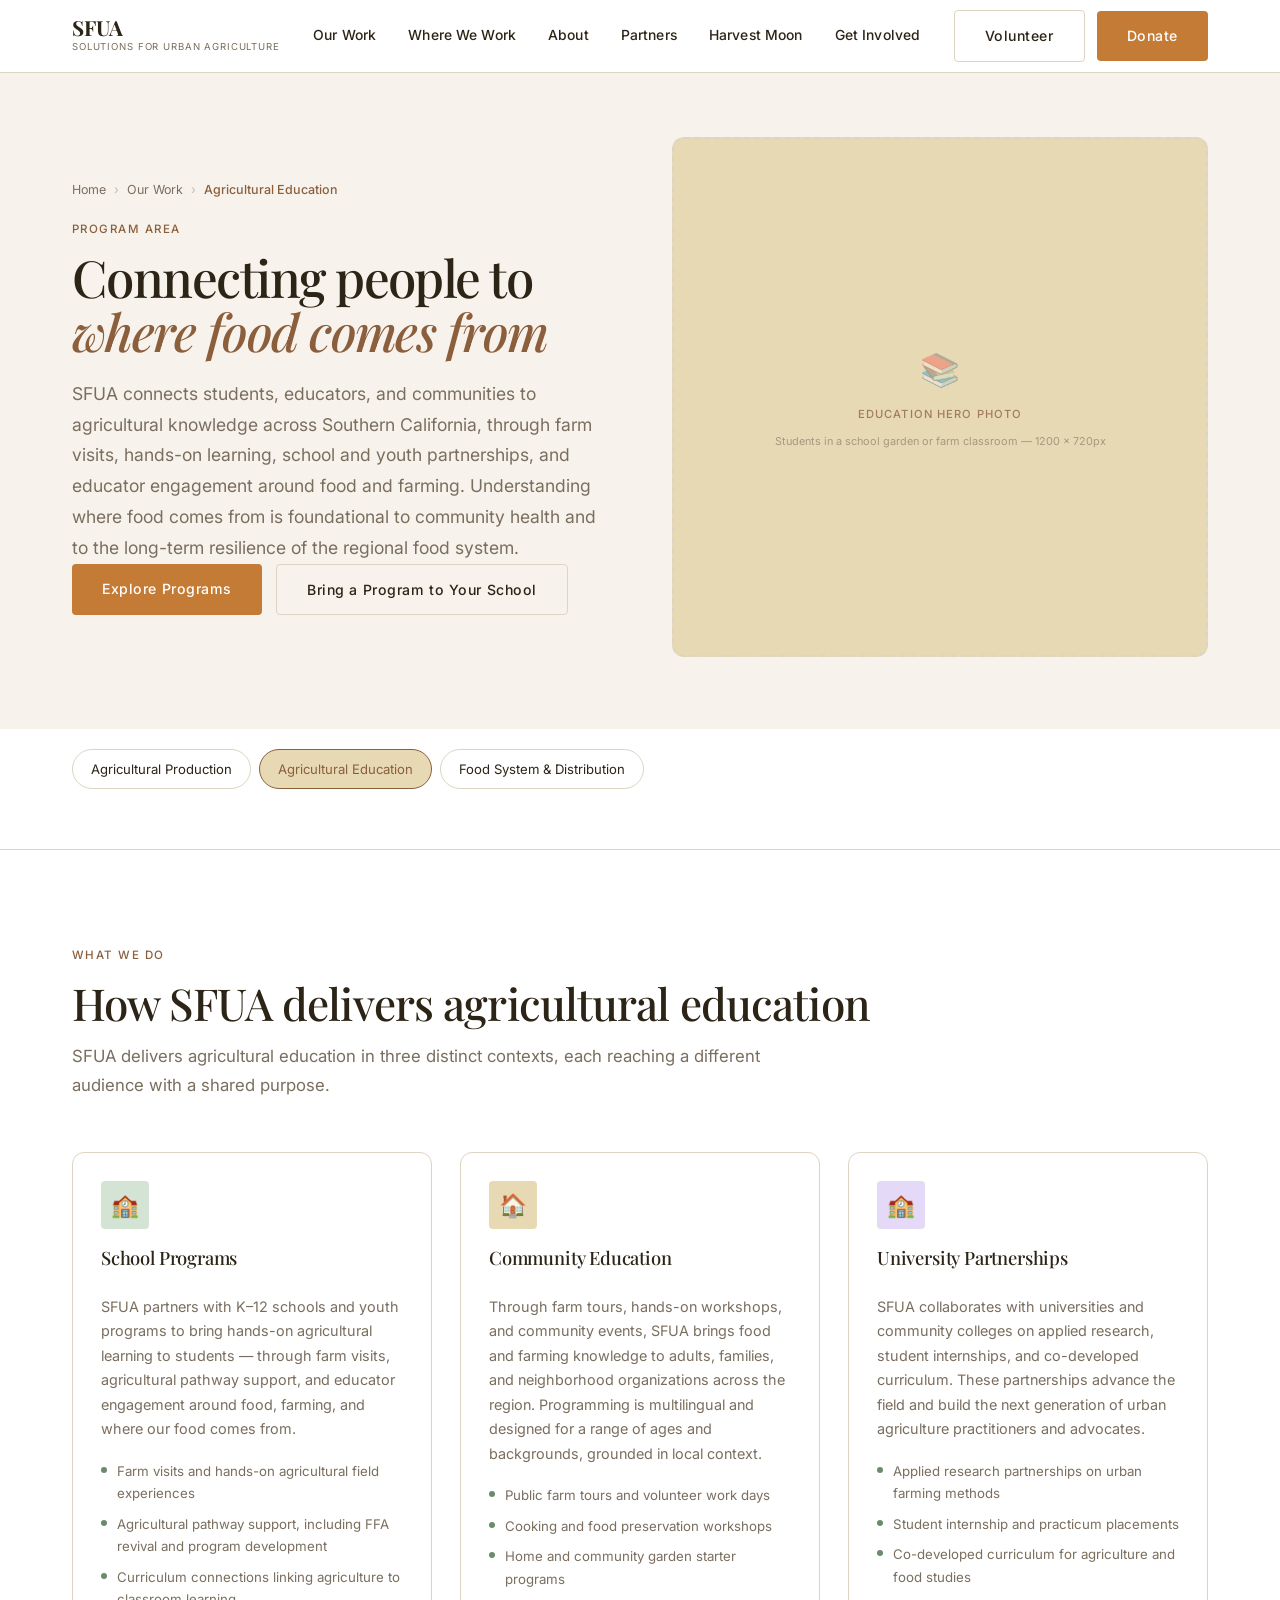
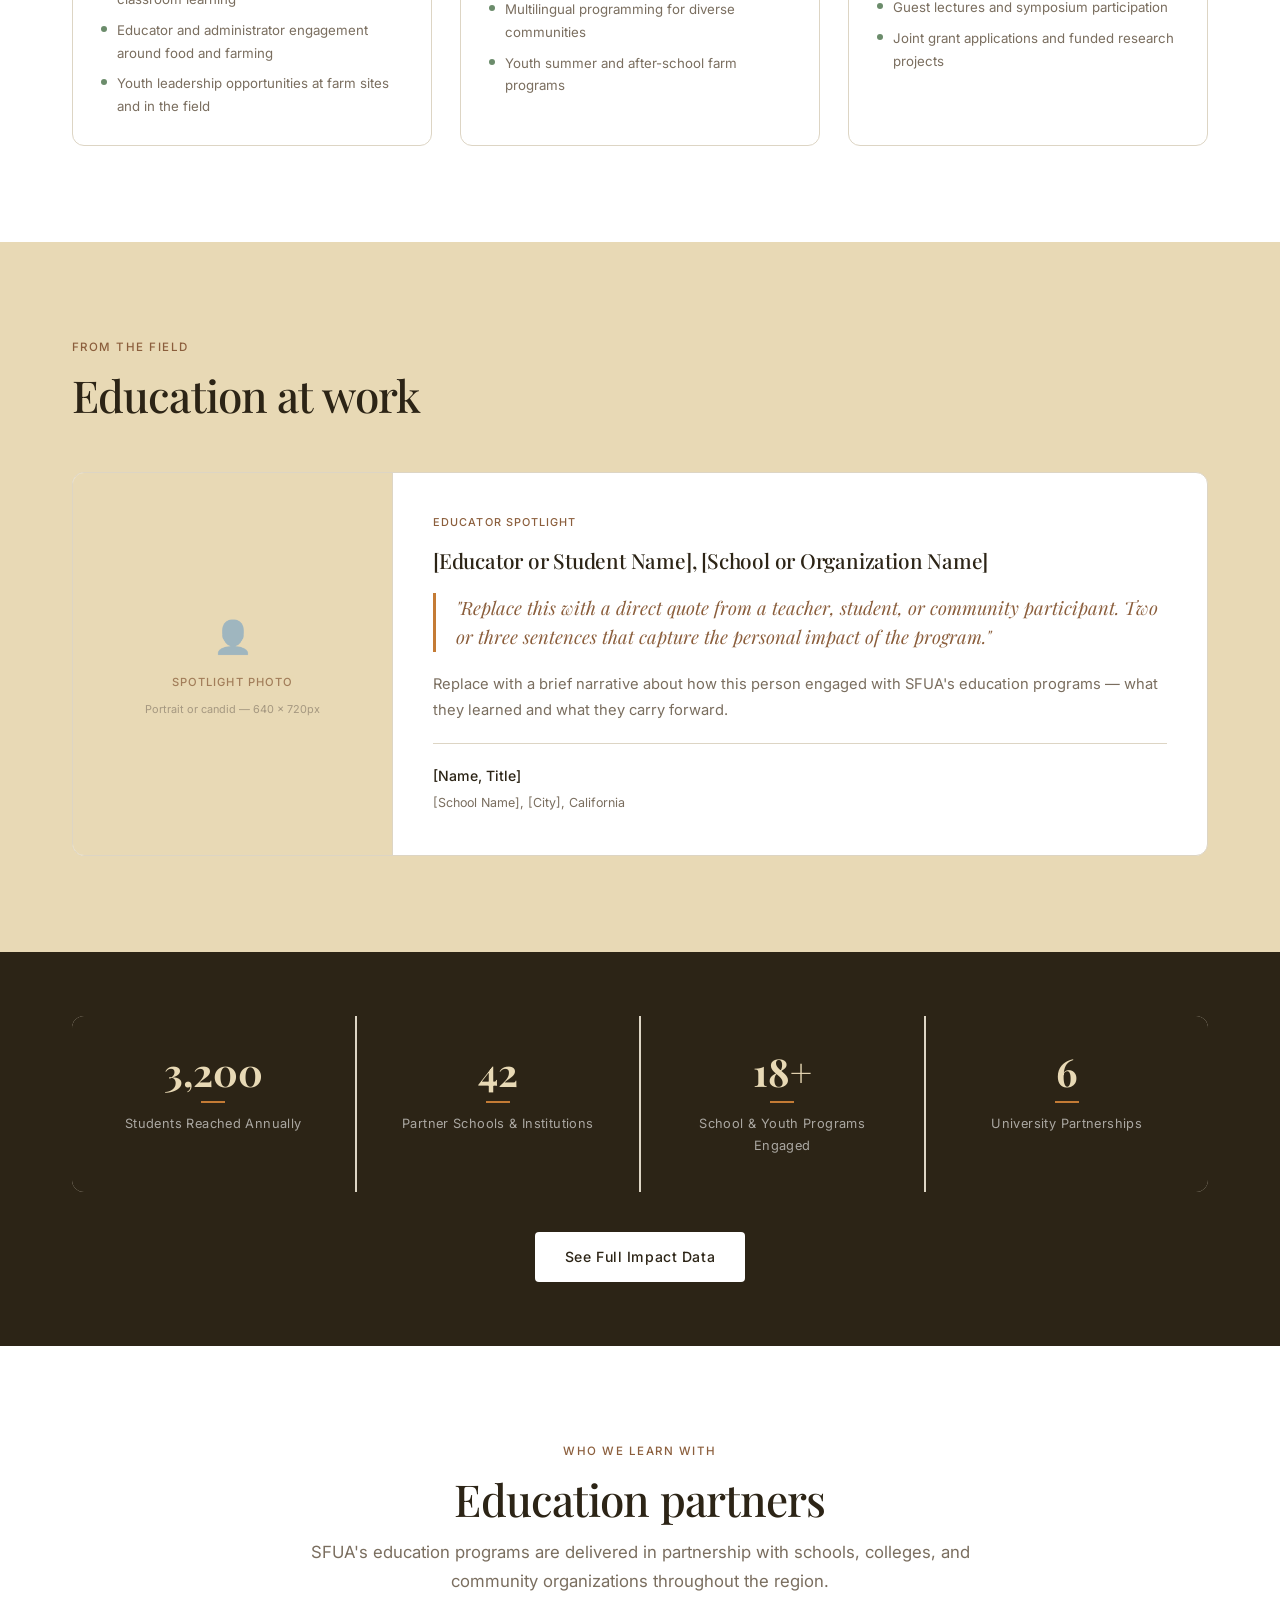
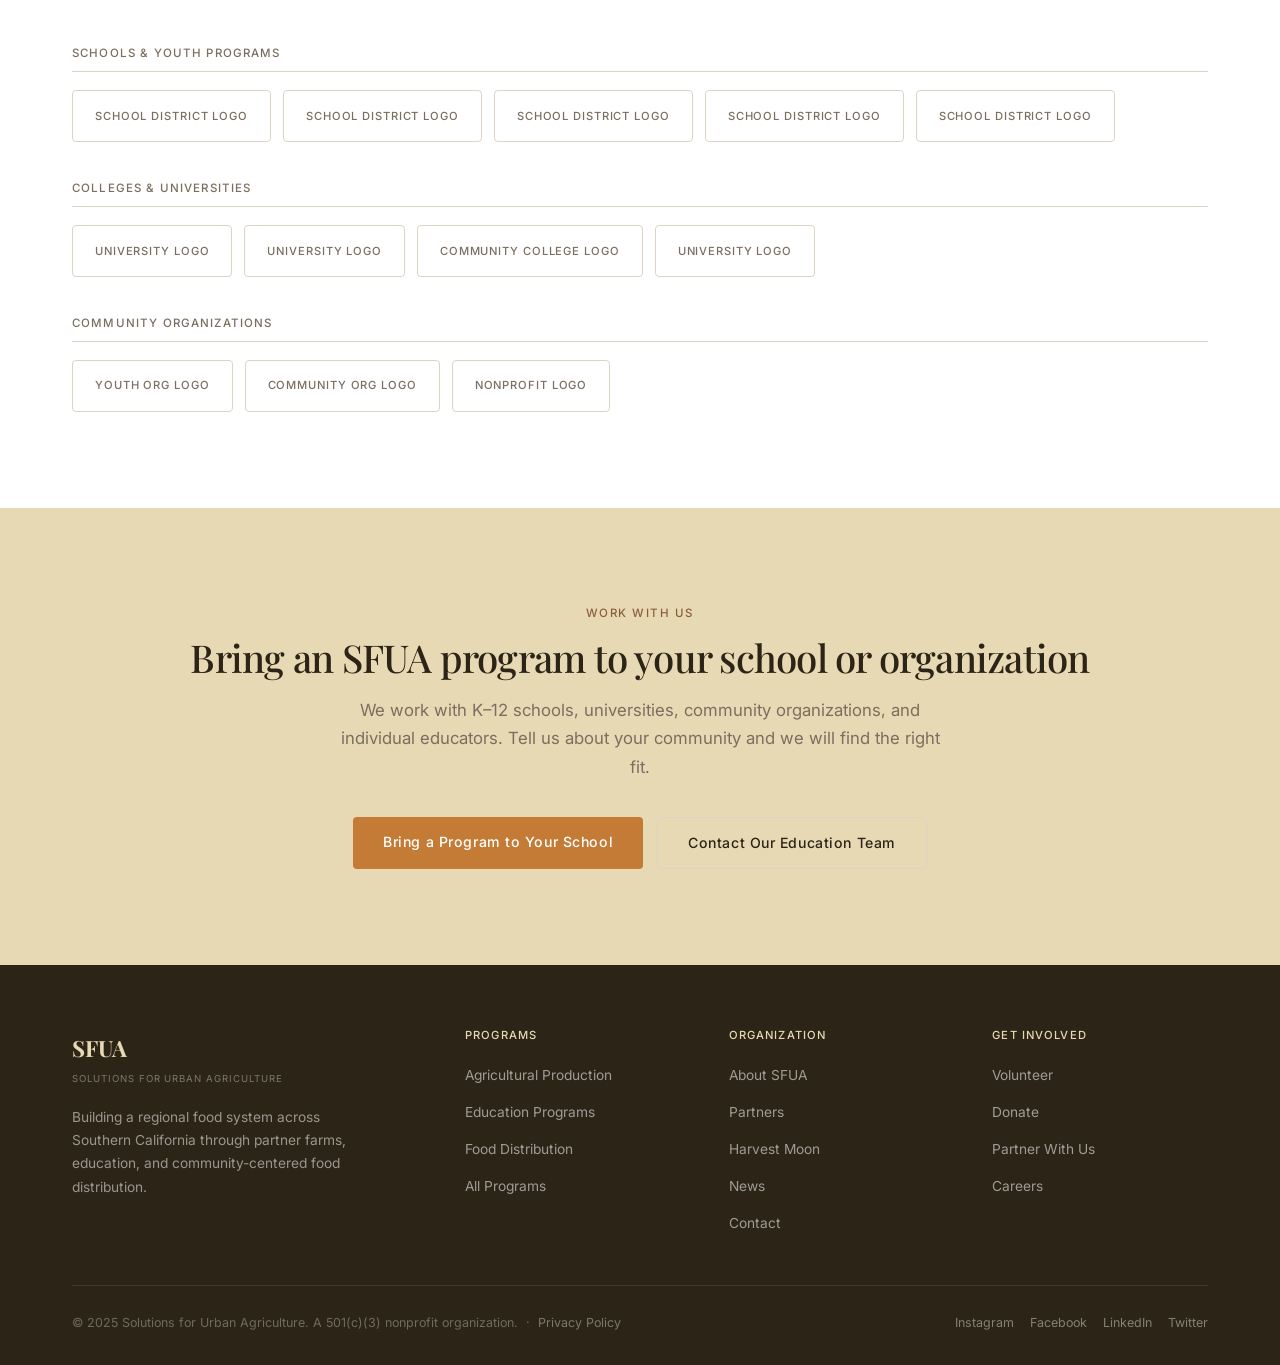
<file: education.html>
<!DOCTYPE html>
<html lang="en">
<head>
  <meta charset="UTF-8" />
  <meta name="viewport" content="width=device-width, initial-scale=1.0" />
  <title>Agricultural Education — Our Work — Solutions for Urban Agriculture</title>
  <meta name="description" content="SFUA builds agricultural literacy across Southern California through school programs, community education, and university partnerships — connecting people to where their food comes from." />
  <link rel="stylesheet" href="../assets/css/styles.css" />
</head>
<body>


  <!-- ============================================================
       NAV
       ============================================================ -->
  <header class="site-nav" role="banner">
    <div class="container">
      <a href="../index.html" class="nav-logo" aria-label="SFUA Home">
        <span class="logo-abbr">SFUA</span>
        <span class="logo-full">Solutions for Urban Agriculture</span>
      </a>
      <nav class="nav-links" aria-label="Primary navigation">
        <a href="../our-work/" aria-current="true">Our Work</a>
        <a href="../index.html#where-we-work">Where We Work</a>
        <a href="../about/">About</a>
        <a href="../partners/">Partners</a>
        <a href="../harvest-moon/harvest-moon.html">Harvest Moon</a>
        <a href="../get-involved/">Get Involved</a>
      </nav>
      <div class="nav-cta">
        <a href="../get-involved/volunteer.html" class="btn btn--outline">Volunteer</a>
          <!-- TEMP: Links to DonorView donation page. Replace with embedded form when ready. -->
        <a href="https://app.donorview.com/Donation/DonationInfo?prm=[base64]" target="_blank" class="btn btn--primary">Donate</a>
      </div>
      <button class="nav-hamburger" aria-label="Open menu" aria-expanded="false">
        <span></span><span></span><span></span>
      </button>
    </div>
  </header>


  <!-- ============================================================
       1. HERO
       ============================================================ -->
  <section class="page-hero" aria-labelledby="edu-hero-heading">
    <div class="container">

      <div class="page-hero-content">
        <nav class="breadcrumb" aria-label="Breadcrumb">
          <a href="../index.html">Home</a>
          <span class="breadcrumb-sep" aria-hidden="true">&#8250;</span>
          <a href="../our-work/">Our Work</a>
          <span class="breadcrumb-sep" aria-hidden="true">&#8250;</span>
          <span class="breadcrumb-current">Agricultural Education</span>
        </nav>
        <span class="eyebrow">Program Area</span>
        <h1 id="edu-hero-heading">
          Connecting people to <em>where food comes from</em>
        </h1>
        <p class="lead">
          SFUA connects students, educators, and communities to agricultural knowledge
          across Southern California, through farm visits, hands-on learning,
          school and youth partnerships, and educator engagement around food and farming.
          Understanding where food comes from is foundational to community health
          and to the long-term resilience of the regional food system.
        </p>
        <div class="hero-actions">
          <a href="#programs" class="btn btn--primary">Explore Programs</a>
          <a href="../get-involved/partner.html" class="btn btn--outline">Bring a Program to Your School</a>
        </div>
      </div>

      <div class="page-hero-image">
        <div class="img-placeholder img-placeholder--hero" role="img" aria-label="Agricultural education hero image placeholder">
          <span class="ph-icon">&#128218;</span>
          <span class="ph-label">Education Hero Photo</span>
          <span class="ph-dims">Students in a school garden or farm classroom — 1200 &times; 720px</span>
        </div>
      </div>

    </div>
  </section>


  <!-- ============================================================
       SUB-PAGE NAV
       ============================================================ -->
  <div class="section--white" style="border-bottom: 1px solid var(--border);">
    <div class="container" style="padding-top: 20px; padding-bottom: 20px;">
      <nav class="section-subnav" aria-label="Our Work sub-pages">
        <a href="production.html">Agricultural Production</a>
        <a href="education.html" class="active" aria-current="page">Agricultural Education</a>
        <a href="distribution.html">Food System &amp; Distribution</a>
      </nav>
    </div>
  </div>


  <!-- ============================================================
       2. PROGRAM TYPES
       ============================================================ -->
  <section id="programs" class="section section--white" aria-labelledby="edu-programs-heading">
    <div class="container">

      <div class="section-header">
        <span class="eyebrow">What We Do</span>
        <h2 id="edu-programs-heading">How SFUA delivers agricultural education</h2>
        <p>SFUA delivers agricultural education in three distinct contexts, each reaching a different audience with a shared purpose.</p>
      </div>

      <div class="edu-panels">

        <!-- Panel 1 — School Programs -->
        <div class="edu-panel">
          <div class="edu-panel-header">
            <div class="edu-panel-icon edu-panel-icon--school" aria-hidden="true">&#127979;</div>
            <h3>School Programs</h3>
          </div>
          <div class="edu-panel-body">
            <p>
              SFUA partners with K&ndash;12 schools and youth programs to bring
              hands-on agricultural learning to students — through farm visits,
              agricultural pathway support, and educator engagement around
              food, farming, and where our food comes from.
            </p>
            <div class="edu-features" role="list" aria-label="School program features">
              <div class="edu-feature" role="listitem">
                <span class="edu-feature-dot" aria-hidden="true"></span>
                <span>Farm visits and hands-on agricultural field experiences</span>
              </div>
              <div class="edu-feature" role="listitem">
                <span class="edu-feature-dot" aria-hidden="true"></span>
                <span>Agricultural pathway support, including FFA revival and program development</span>
              </div>
              <div class="edu-feature" role="listitem">
                <span class="edu-feature-dot" aria-hidden="true"></span>
                <span>Curriculum connections linking agriculture to classroom learning</span>
              </div>
              <div class="edu-feature" role="listitem">
                <span class="edu-feature-dot" aria-hidden="true"></span>
                <span>Educator and administrator engagement around food and farming</span>
              </div>
              <div class="edu-feature" role="listitem">
                <span class="edu-feature-dot" aria-hidden="true"></span>
                <span>Youth leadership opportunities at farm sites and in the field</span>
              </div>
            </div>
          </div>
        </div>

        <!-- Panel 2 — Community Education -->
        <div class="edu-panel">
          <div class="edu-panel-header">
            <div class="edu-panel-icon edu-panel-icon--community" aria-hidden="true">&#127968;</div>
            <h3>Community Education</h3>
          </div>
          <div class="edu-panel-body">
            <p>
              Through farm tours, hands-on workshops, and community events, SFUA
              brings food and farming knowledge to adults, families, and neighborhood
              organizations across the region. Programming is multilingual and designed
              for a range of ages and backgrounds, grounded in local context.
            </p>
            <div class="edu-features" role="list" aria-label="Community education features">
              <div class="edu-feature" role="listitem">
                <span class="edu-feature-dot" aria-hidden="true"></span>
                <span>Public farm tours and volunteer work days</span>
              </div>
              <div class="edu-feature" role="listitem">
                <span class="edu-feature-dot" aria-hidden="true"></span>
                <span>Cooking and food preservation workshops</span>
              </div>
              <div class="edu-feature" role="listitem">
                <span class="edu-feature-dot" aria-hidden="true"></span>
                <span>Home and community garden starter programs</span>
              </div>
              <div class="edu-feature" role="listitem">
                <span class="edu-feature-dot" aria-hidden="true"></span>
                <span>Multilingual programming for diverse communities</span>
              </div>
              <div class="edu-feature" role="listitem">
                <span class="edu-feature-dot" aria-hidden="true"></span>
                <span>Youth summer and after-school farm programs</span>
              </div>
            </div>
          </div>
        </div>

        <!-- Panel 3 — University Partnerships -->
        <div class="edu-panel">
          <div class="edu-panel-header">
            <div class="edu-panel-icon edu-panel-icon--university" aria-hidden="true">&#127979;</div>
            <h3>University Partnerships</h3>
          </div>
          <div class="edu-panel-body">
            <p>
              SFUA collaborates with universities and community colleges on applied
              research, student internships, and co-developed curriculum. These
              partnerships advance the field and build the next generation of
              urban agriculture practitioners and advocates.
            </p>
            <div class="edu-features" role="list" aria-label="University partnership features">
              <div class="edu-feature" role="listitem">
                <span class="edu-feature-dot" aria-hidden="true"></span>
                <span>Applied research partnerships on urban farming methods</span>
              </div>
              <div class="edu-feature" role="listitem">
                <span class="edu-feature-dot" aria-hidden="true"></span>
                <span>Student internship and practicum placements</span>
              </div>
              <div class="edu-feature" role="listitem">
                <span class="edu-feature-dot" aria-hidden="true"></span>
                <span>Co-developed curriculum for agriculture and food studies</span>
              </div>
              <div class="edu-feature" role="listitem">
                <span class="edu-feature-dot" aria-hidden="true"></span>
                <span>Guest lectures and symposium participation</span>
              </div>
              <div class="edu-feature" role="listitem">
                <span class="edu-feature-dot" aria-hidden="true"></span>
                <span>Joint grant applications and funded research projects</span>
              </div>
            </div>
          </div>
        </div>

      </div>
    </div>
  </section>


  <!-- ============================================================
       3. STUDENT / EDUCATOR SPOTLIGHT
       ============================================================ -->
  <section class="section section--alt" aria-labelledby="spotlight-heading">
    <div class="container">

      <div class="section-header">
        <span class="eyebrow">From the Field</span>
        <h2 id="spotlight-heading">Education at work</h2>
      </div>

      <div class="spotlight-inner">

        <div class="spotlight-photo">
          <div class="img-placeholder" role="img" aria-label="Educator or student spotlight photo placeholder">
            <span class="ph-icon">&#128100;</span>
            <span class="ph-label">Spotlight Photo</span>
            <span class="ph-dims">Portrait or candid — 640 &times; 720px</span>
          </div>
        </div>

        <div class="spotlight-content">
          <span class="spotlight-type">Educator Spotlight</span>
          <h3>[Educator or Student Name], [School or Organization Name]</h3>
          <blockquote>
            "Replace this with a direct quote from a teacher, student, or community participant.
            Two or three sentences that capture the personal impact of the program."
          </blockquote>
          <p>
            Replace with a brief narrative about how this person engaged with SFUA's
            education programs — what they learned and what they carry forward.
          </p>
          <div class="spotlight-attribution">
            <span class="attr-name">[Name, Title]</span>
            <span class="attr-role">[School Name], [City], California</span>
          </div>
        </div>

      </div>
    </div>
  </section>


  <!-- ============================================================
       4. BY THE NUMBERS
       ============================================================ -->
  <section class="impact-preview section--dark" aria-labelledby="edu-stats-heading">
    <div class="container">

      <div class="impact-preview-stats" role="list">
        <div class="preview-stat" role="listitem">
          <div class="ps-number">3,200</div>
          <div class="ps-divider"></div>
          <div class="ps-label">Students Reached Annually</div>
        </div>
        <div class="preview-stat" role="listitem">
          <div class="ps-number">42</div>
          <div class="ps-divider"></div>
          <div class="ps-label">Partner Schools &amp; Institutions</div>
        </div>
        <div class="preview-stat" role="listitem">
          <div class="ps-number">18+</div>
          <div class="ps-divider"></div>
          <div class="ps-label">School &amp; Youth Programs Engaged</div>
        </div>
        <div class="preview-stat" role="listitem">
          <div class="ps-number">6</div>
          <div class="ps-divider"></div>
          <div class="ps-label">University Partnerships</div>
        </div>
      </div>

      <a href="../impact/" class="btn btn--white">See Full Impact Data</a>

    </div>
  </section>


  <!-- ============================================================
       5. PARTNER INSTITUTIONS
       ============================================================ -->
  <section class="section section--white" aria-labelledby="edu-partners-heading">
    <div class="container">

      <div class="section-header section-header--center">
        <span class="eyebrow">Who We Learn With</span>
        <h2 id="edu-partners-heading">Education partners</h2>
        <p>SFUA's education programs are delivered in partnership with schools, colleges, and community organizations throughout the region.</p>
      </div>

      <div class="partner-categories">

        <div class="partner-category">
          <h4>Schools &amp; Youth Programs</h4>
          <div class="partner-logos">
            <div class="partner-logo-slot">School District Logo</div>
            <div class="partner-logo-slot">School District Logo</div>
            <div class="partner-logo-slot">School District Logo</div>
            <div class="partner-logo-slot">School District Logo</div>
            <div class="partner-logo-slot">School District Logo</div>
          </div>
        </div>

        <div class="partner-category">
          <h4>Colleges &amp; Universities</h4>
          <div class="partner-logos">
            <div class="partner-logo-slot">University Logo</div>
            <div class="partner-logo-slot">University Logo</div>
            <div class="partner-logo-slot">Community College Logo</div>
            <div class="partner-logo-slot">University Logo</div>
          </div>
        </div>

        <div class="partner-category">
          <h4>Community Organizations</h4>
          <div class="partner-logos">
            <div class="partner-logo-slot">Youth Org Logo</div>
            <div class="partner-logo-slot">Community Org Logo</div>
            <div class="partner-logo-slot">Nonprofit Logo</div>
          </div>
        </div>

      </div>
    </div>
  </section>


  <!-- ============================================================
       6. CALL TO ACTION
       ============================================================ -->
  <section class="program-cta section section--alt" aria-labelledby="edu-cta-heading">
    <div class="container">
      <span class="eyebrow">Work With Us</span>
      <h2 id="edu-cta-heading">Bring an SFUA program to your school or organization</h2>
      <span class="cta-sub">
        We work with K&ndash;12 schools, universities, community organizations,
        and individual educators. Tell us about your community
        and we will find the right fit.
      </span>
      <div class="cta-actions">
        <a href="../get-involved/partner.html" class="btn btn--primary">Bring a Program to Your School</a>
        <a href="../contact/" class="btn btn--outline">Contact Our Education Team</a>
      </div>
    </div>
  </section>


  <!-- ============================================================
       FOOTER
       ============================================================ -->
  <footer class="site-footer section--dark" role="contentinfo">
    <div class="container">
      <div class="footer-grid">
        <div class="footer-brand">
          <span class="logo-abbr">SFUA</span>
          <span class="logo-full">Solutions for Urban Agriculture</span>
          <p>Building a regional food system across Southern California through partner farms, education, and community-centered food distribution.</p>
        </div>
        <div class="footer-col">
          <h5>Programs</h5>
          <ul>
            <li><a href="production.html">Agricultural Production</a></li>
            <li><a href="education.html">Education Programs</a></li>
            <li><a href="distribution.html">Food Distribution</a></li>
            <li><a href="../our-work/">All Programs</a></li>
          </ul>
        </div>
        <div class="footer-col">
          <h5>Organization</h5>
          <ul>
            <li><a href="../about/">About SFUA</a></li>
            <li><a href="../partners/">Partners</a></li>
            <li><a href="../harvest-moon/harvest-moon.html">Harvest Moon</a></li>
            <li><a href="../news/">News</a></li>
            <li><a href="../contact/">Contact</a></li>
          </ul>
        </div>
        <div class="footer-col">
          <h5>Get Involved</h5>
          <ul>
            <li><a href="../get-involved/volunteer.html">Volunteer</a></li>
            <li><a href="https://app.donorview.com/Donation/DonationInfo?prm=[base64]" target="_blank">Donate</a></li>
            <li><a href="../get-involved/partner.html">Partner With Us</a></li>
            <li><a href="../careers/">Careers</a></li>
          </ul>
        </div>
      </div>
      <div class="footer-bottom">
        <p>&copy; 2025 Solutions for Urban Agriculture. A 501(c)(3) nonprofit organization. &nbsp;&middot;&nbsp; <a href="../privacy.html" style="color:rgba(255,255,255,0.38);">Privacy Policy</a></p>
        <div class="social-links" aria-label="Social media links">
          <a href="#" aria-label="Instagram">Instagram</a>
          <a href="#" aria-label="Facebook">Facebook</a>
          <a href="#" aria-label="LinkedIn">LinkedIn</a>
          <a href="#" aria-label="Twitter / X">Twitter</a>
        </div>
      </div>
    </div>
  </footer>

  <script>
    const hamburger = document.querySelector('.nav-hamburger');
    if (hamburger) {
      hamburger.addEventListener('click', () => {
        const isOpen = hamburger.getAttribute('aria-expanded') === 'true';
        hamburger.setAttribute('aria-expanded', String(!isOpen));
      });
    }
  </script>

</body>
</html>
</file>
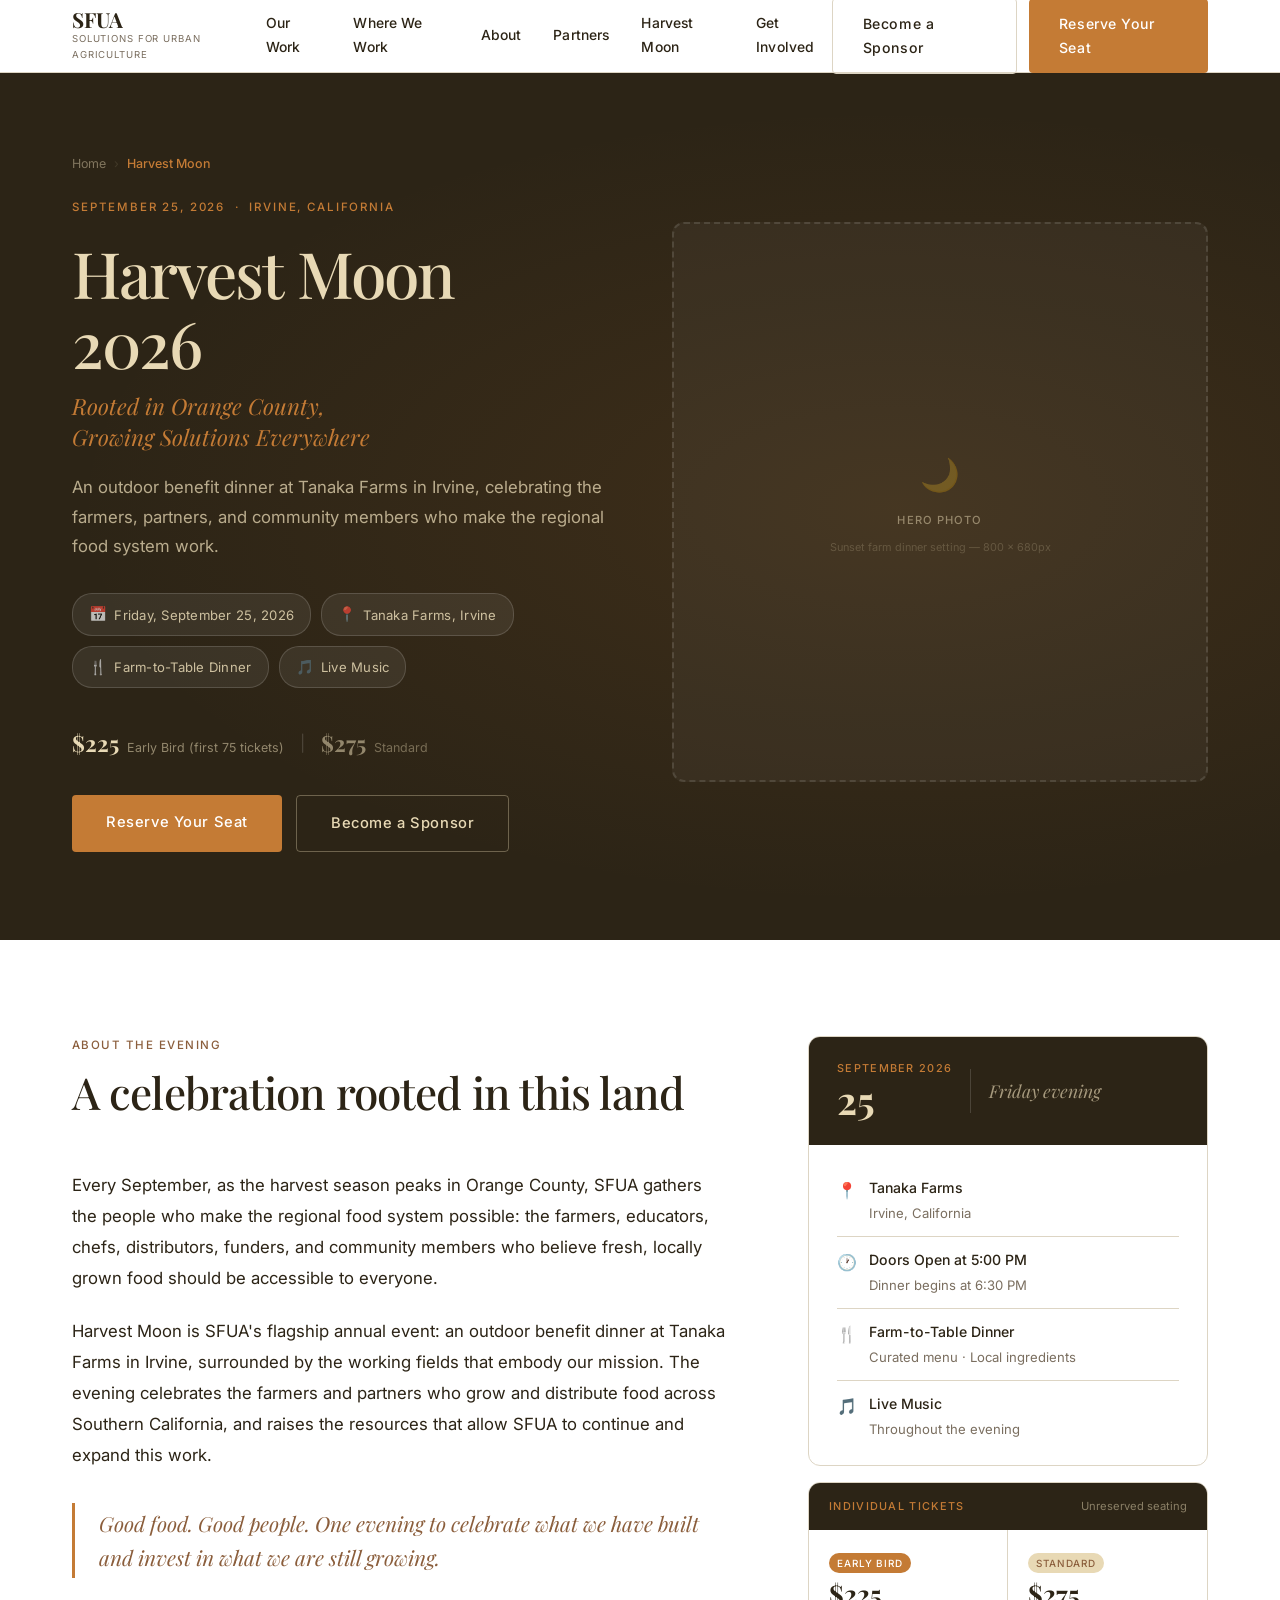
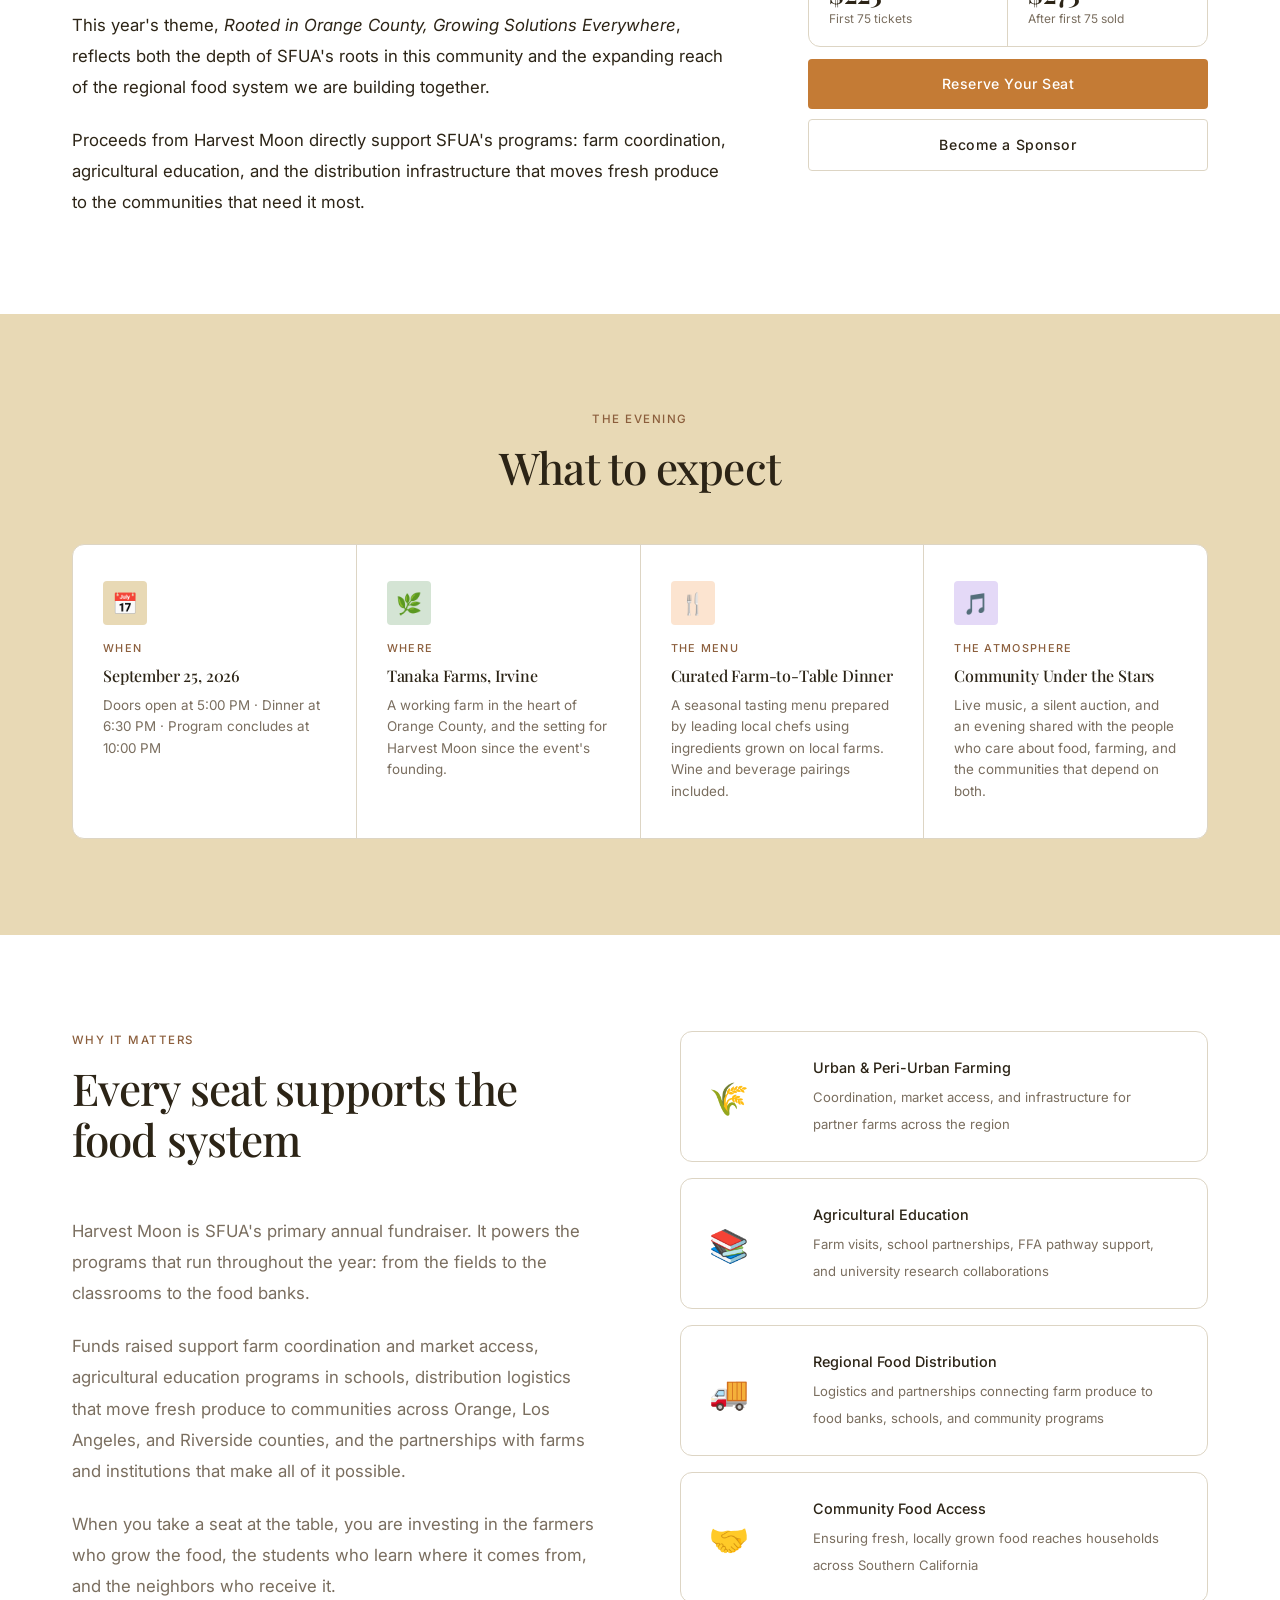
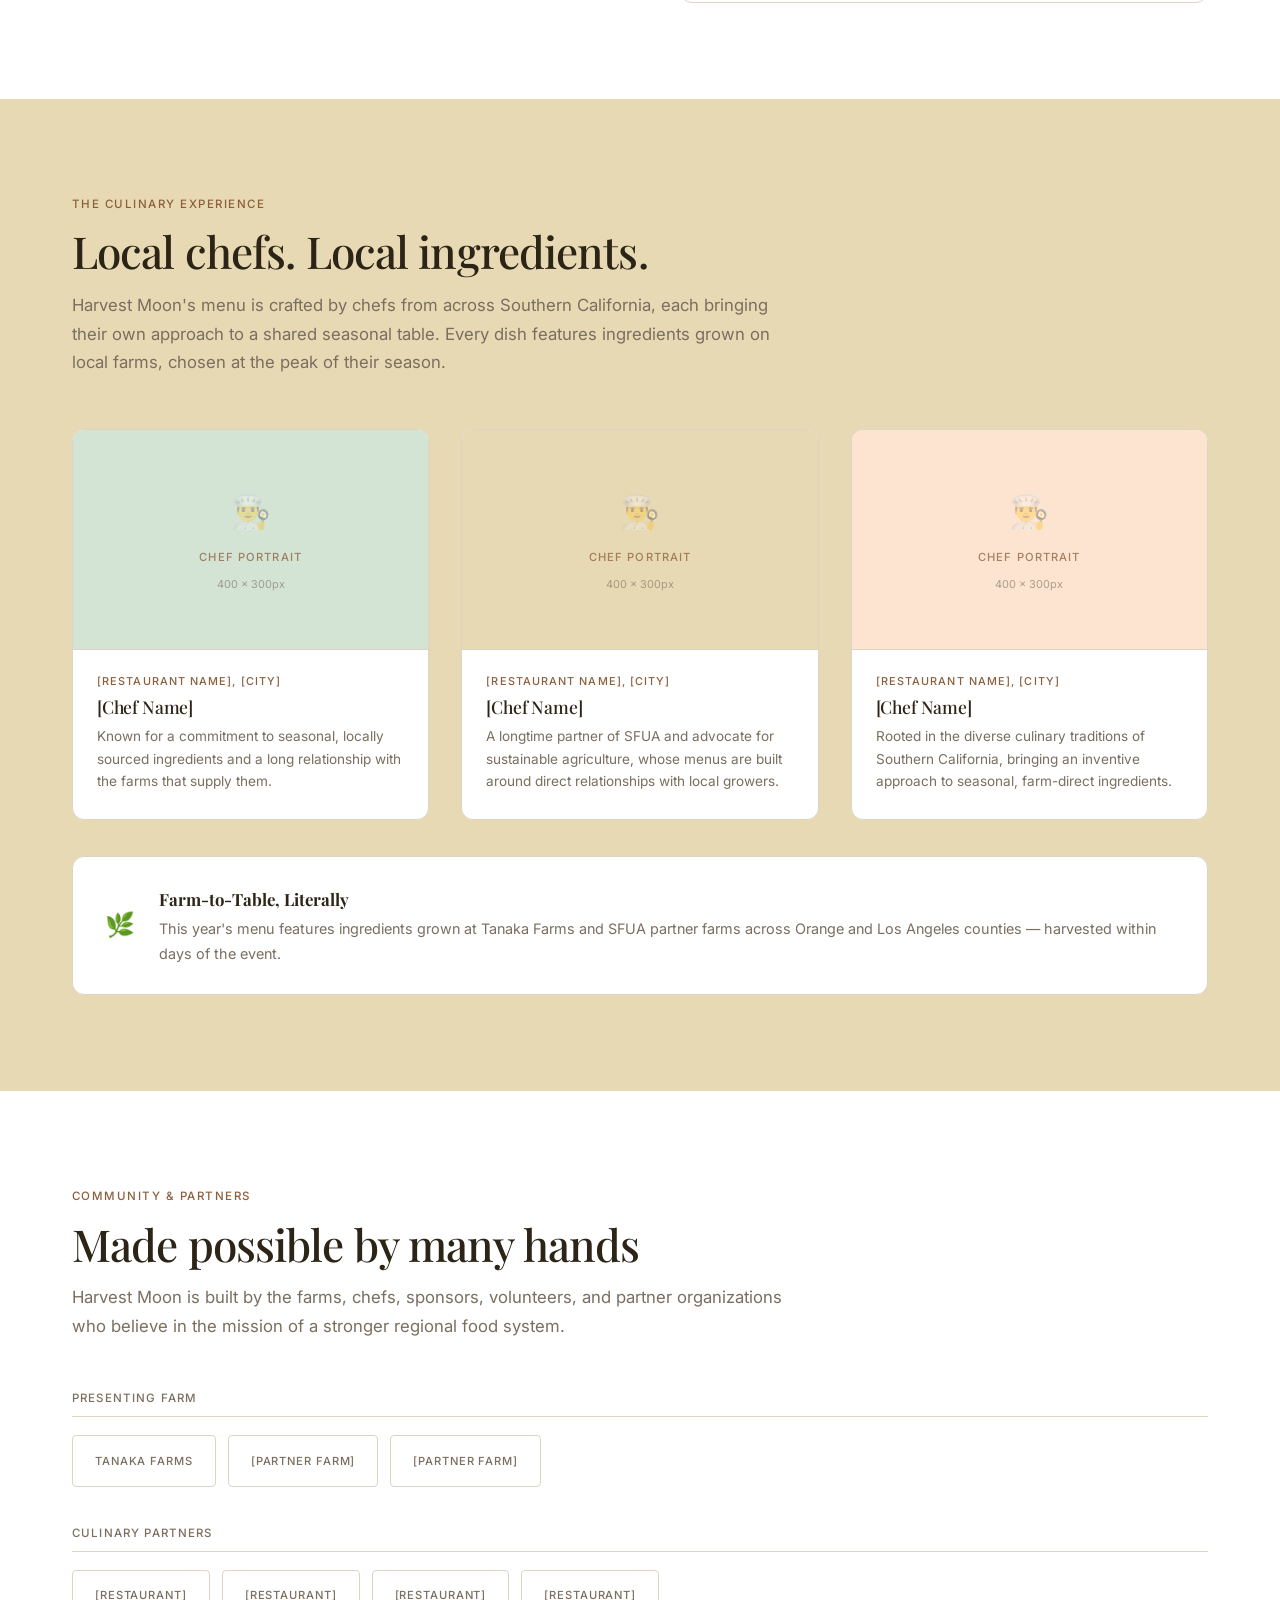
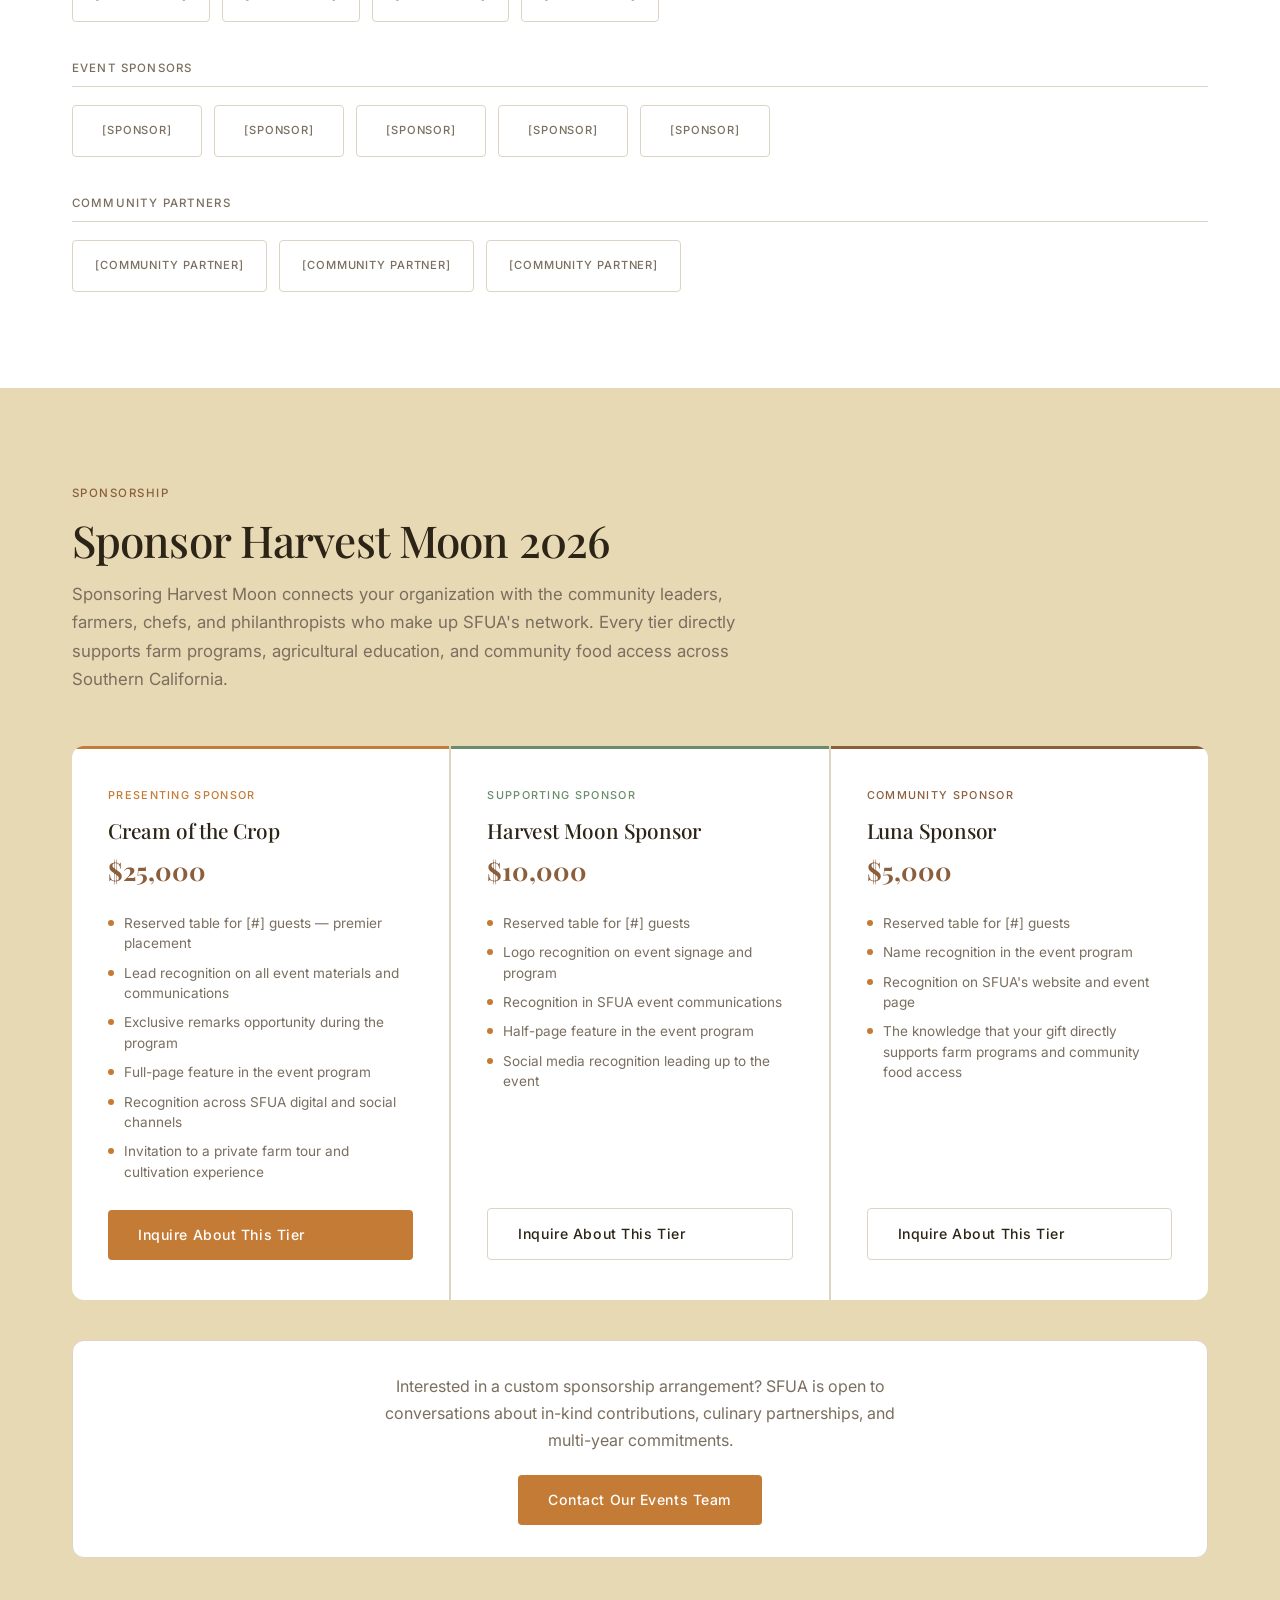
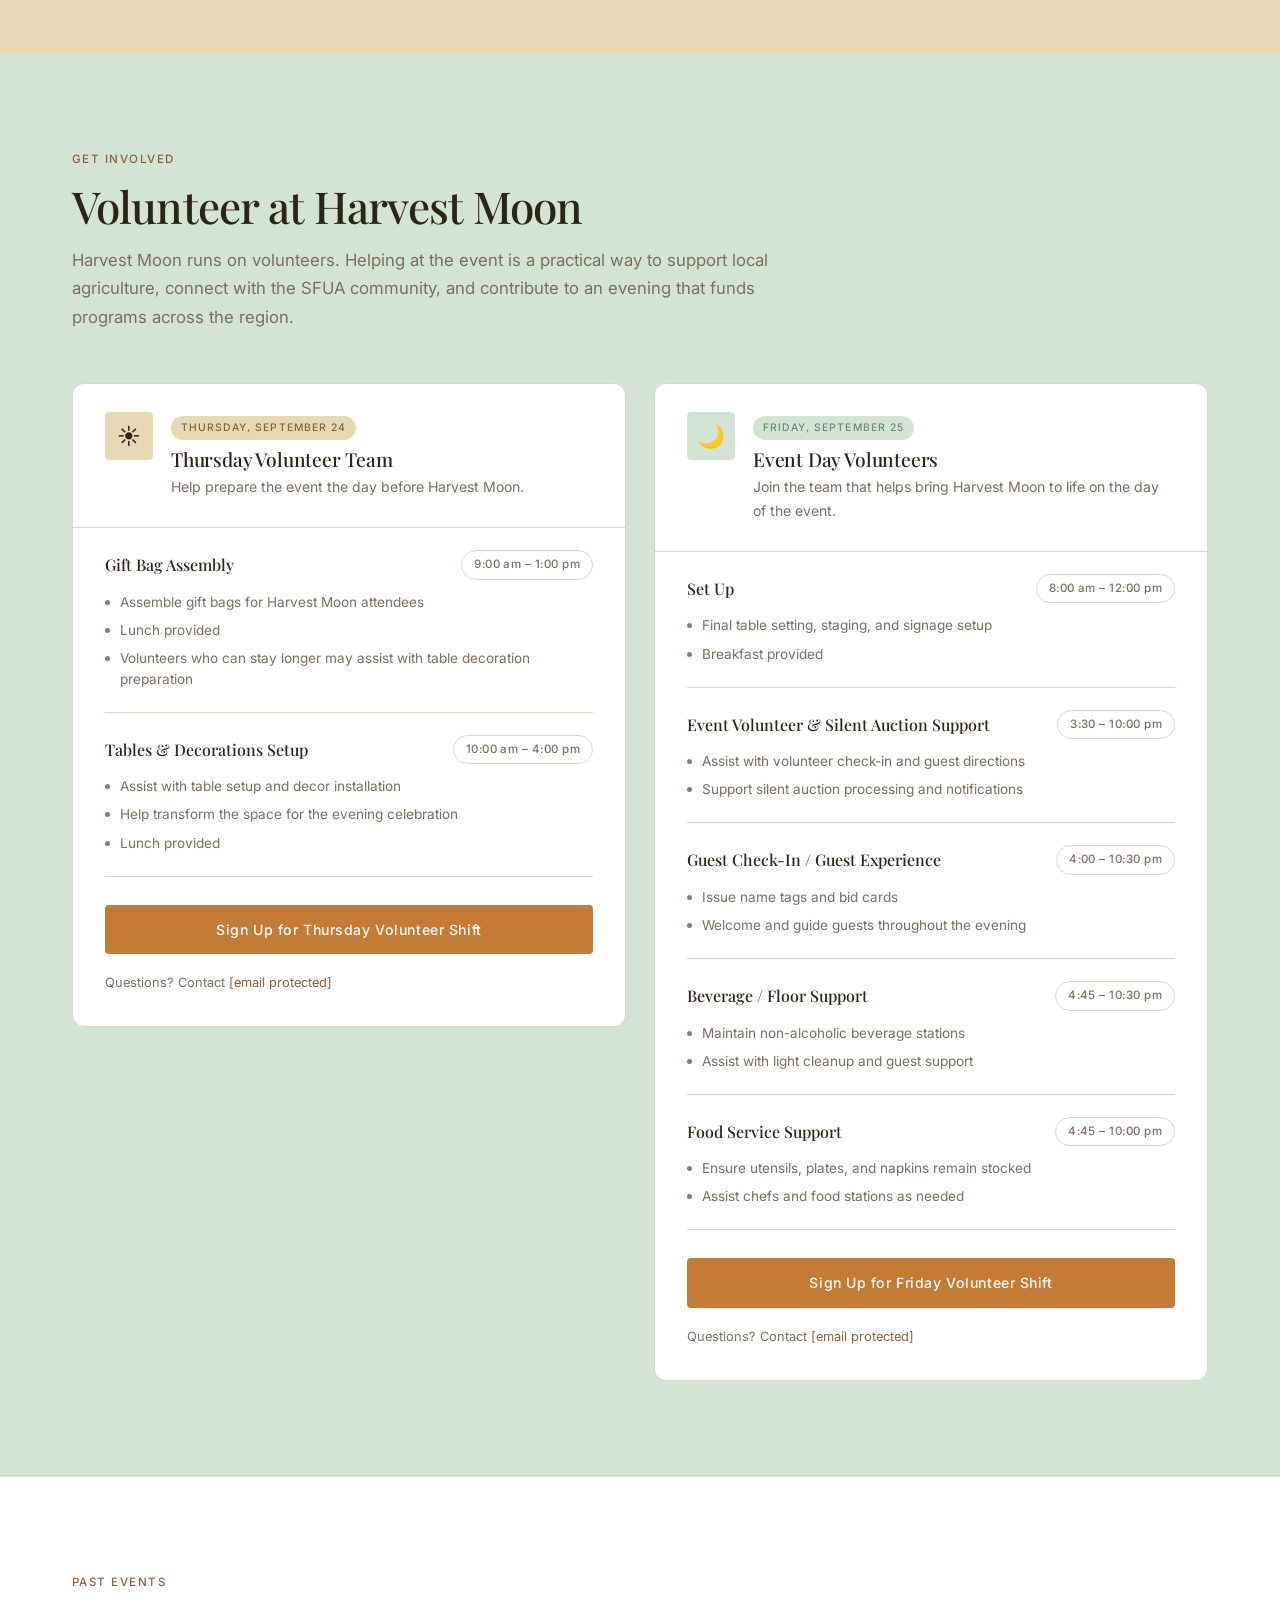
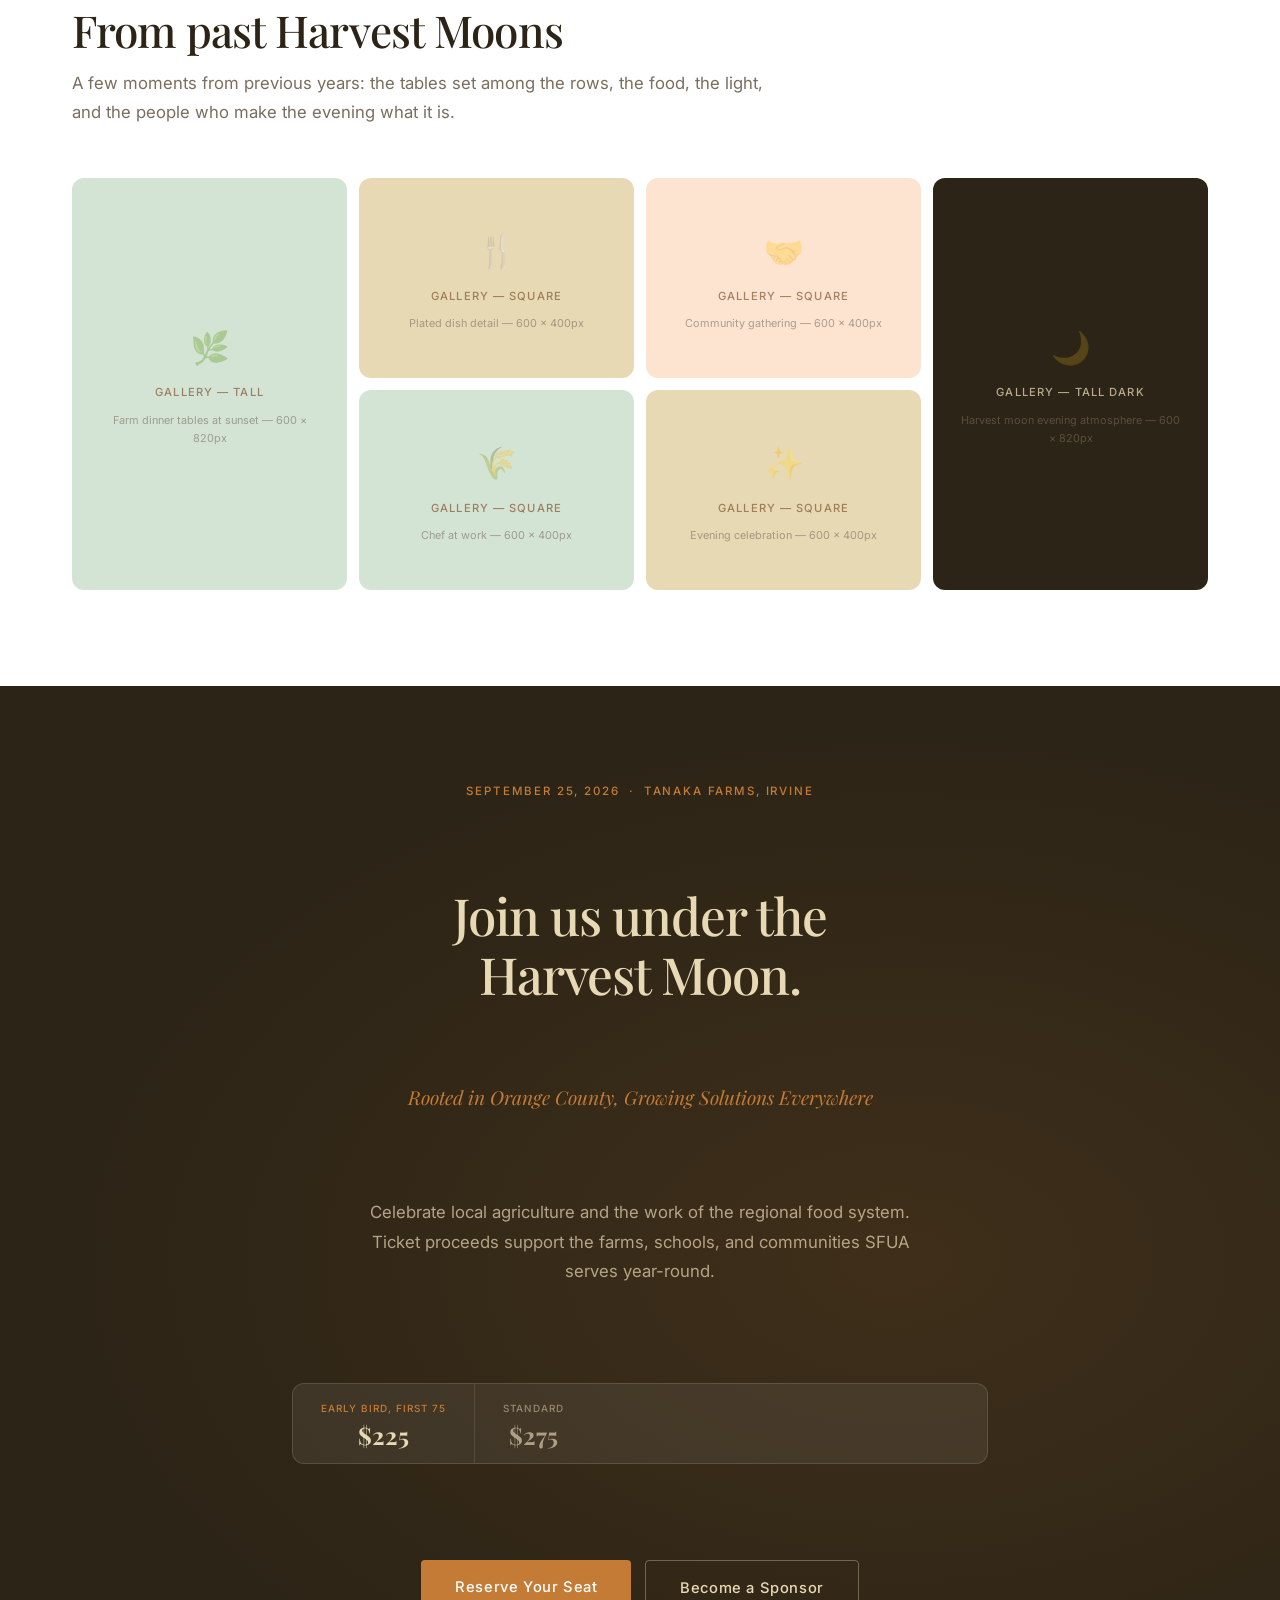
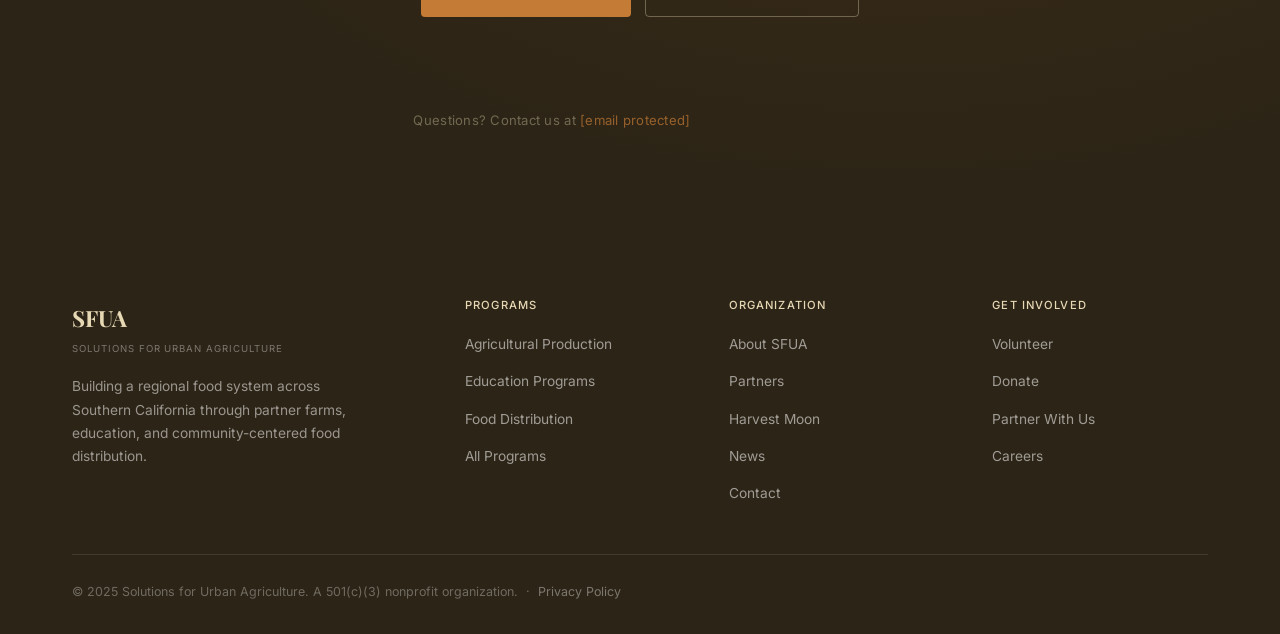
<file: harvest-moon.html>
<!DOCTYPE html>
<html lang="en">
<head>
  <meta charset="UTF-8" />
  <meta name="viewport" content="width=device-width, initial-scale=1.0" />
  <title>Harvest Moon 2026 — Solutions for Urban Agriculture</title>
  <meta name="description" content="Join us September 25, 2026 at Tanaka Farms in Irvine for the Harvest Moon Benefit Dinner — an evening celebrating local agriculture, community, and the future of our regional food system." />
  <link rel="stylesheet" href="../assets/css/styles.css" />
</head>
<body>


  <!-- ============================================================
       NAV
       ============================================================ -->
  <header class="site-nav" role="banner">
    <div class="container">
      <a href="../index.html" class="nav-logo" aria-label="SFUA Home">
        <span class="logo-abbr">SFUA</span>
        <span class="logo-full">Solutions for Urban Agriculture</span>
      </a>
      <nav class="nav-links" aria-label="Primary navigation">
        <a href="../our-work/">Our Work</a>
        <a href="../index.html#where-we-work">Where We Work</a>
        <a href="../about/">About</a>
        <a href="../partners/">Partners</a>
        <a href="../harvest-moon/harvest-moon.html" aria-current="page">Harvest Moon</a>
        <a href="../get-involved/">Get Involved</a>
      </nav>
      <div class="nav-cta">
        <a href="#sponsor" class="btn btn--outline">Become a Sponsor</a>
        <a href="#tickets" class="btn btn--primary">Reserve Your Seat</a>
      </div>
      <button class="nav-hamburger" aria-label="Open menu" aria-expanded="false">
        <span></span><span></span><span></span>
      </button>
    </div>
  </header>


  <!-- ============================================================
       1. HERO
       ============================================================ -->
  <section class="hm-hero" aria-labelledby="hm-hero-heading">
    <div class="container">

      <div class="hm-hero-content">
        <nav class="breadcrumb" aria-label="Breadcrumb" style="margin-bottom: 24px;">
          <a href="../index.html" style="color: rgba(232,217,181,0.45);">Home</a>
          <span class="breadcrumb-sep" aria-hidden="true" style="color: rgba(232,217,181,0.3);">&#8250;</span>
          <span class="breadcrumb-current" style="color: var(--harvest);">Harvest Moon</span>
        </nav>

        <span class="hm-hero-eyebrow">September 25, 2026 &nbsp;&middot;&nbsp; Irvine, California</span>

        <h1 id="hm-hero-heading">Harvest Moon<br>2026</h1>

        <span class="hm-hero-theme">Rooted in Orange County,<br>Growing Solutions Everywhere</span>

        <p class="hm-hero-lead">
          An outdoor benefit dinner at Tanaka Farms in Irvine, celebrating the farmers,
          partners, and community members who make the regional food system work.
        </p>

        <div class="hm-event-meta" role="list" aria-label="Event details">
          <span class="hm-meta-pill" role="listitem">
            <span class="pill-icon" aria-hidden="true">&#128197;</span>
            Friday, September 25, 2026
          </span>
          <span class="hm-meta-pill" role="listitem">
            <span class="pill-icon" aria-hidden="true">&#128205;</span>
            Tanaka Farms, Irvine
          </span>
          <span class="hm-meta-pill" role="listitem">
            <span class="pill-icon" aria-hidden="true">&#127860;</span>
            Farm-to-Table Dinner
          </span>
          <span class="hm-meta-pill" role="listitem">
            <span class="pill-icon" aria-hidden="true">&#127925;</span>
            Live Music
          </span>
        </div>

        <div style="display: flex; gap: 16px; margin-bottom: 32px; flex-wrap: wrap;">
          <div style="display: flex; align-items: baseline; gap: 8px;">
            <span style="font-family: var(--font-display); font-size: 1.4rem; font-weight: 700; color: var(--straw);">$225</span>
            <span style="font-size: 0.78rem; color: rgba(232,217,181,0.55);">Early Bird (first 75 tickets)</span>
          </div>
          <span style="color: rgba(255,255,255,0.15); font-size: 1rem; align-self: center;" aria-hidden="true">|</span>
          <div style="display: flex; align-items: baseline; gap: 8px;">
            <span style="font-family: var(--font-display); font-size: 1.4rem; font-weight: 700; color: rgba(232,217,181,0.55);">$275</span>
            <span style="font-size: 0.78rem; color: rgba(232,217,181,0.4);">Standard</span>
          </div>
        </div>

        <div class="hm-hero-actions">
          <a href="#tickets" class="btn btn--harvest">Reserve Your Seat</a>
          <a href="#sponsor" class="btn btn--ghost">Become a Sponsor</a>
        </div>
      </div>

      <div class="hm-hero-image">
        <div class="img-placeholder img-placeholder--hero" role="img" aria-label="Hero image placeholder" style="background-color: rgba(255,255,255,0.04); border-color: rgba(255,255,255,0.12); min-height: 560px;">
          <span class="ph-icon" style="opacity: 0.25;">&#127769;</span>
          <span class="ph-label" style="color: var(--straw); opacity: 0.5;">Hero Photo</span>
          <span class="ph-dims" style="color: rgba(232,217,181,0.35);">Sunset farm dinner setting &mdash; 800 &times; 680px</span>
        </div>
      </div>

    </div>
  </section>


  <!-- ============================================================
       2. ABOUT THE EVENING
       ============================================================ -->
  <section id="about" class="hm-about section section--white" aria-labelledby="hm-about-heading">
    <div class="container">

      <div class="hm-about-body">
        <div class="section-header">
          <span class="eyebrow">About the Evening</span>
          <h2 id="hm-about-heading">A celebration rooted in this land</h2>
        </div>

        <p>
          Every September, as the harvest season peaks in Orange County, SFUA gathers
          the people who make the regional food system possible: the farmers, educators,
          chefs, distributors, funders, and community members who believe fresh,
          locally grown food should be accessible to everyone.
        </p>

        <p>
          Harvest Moon is SFUA's flagship annual event: an outdoor benefit dinner at
          Tanaka Farms in Irvine, surrounded by the working fields that embody our mission.
          The evening celebrates the farmers and partners who grow and distribute food
          across Southern California, and raises the resources that allow SFUA to
          continue and expand this work.
        </p>

        <blockquote>
          Good food. Good people. One evening to celebrate what we have built
          and invest in what we are still growing.
        </blockquote>

        <p>
          This year's theme, <em>Rooted in Orange County, Growing Solutions Everywhere</em>,
          reflects both the depth of SFUA's roots in this community and the expanding reach
          of the regional food system we are building together.
        </p>

        <p>
          Proceeds from Harvest Moon directly support SFUA's programs: farm coordination,
          agricultural education, and the distribution infrastructure that moves fresh
          produce to the communities that need it most.
        </p>
      </div>

      <div class="hm-about-aside">

        <div class="hm-date-card">
          <div class="hm-date-card-header">
            <div>
              <span class="hm-date-month-year">September 2026</span>
              <span class="hm-date-day-name">25</span>
            </div>
            <div class="hm-date-divider" aria-hidden="true"></div>
            <span class="hm-date-weekday">Friday evening</span>
          </div>
          <div class="hm-date-card-body">
            <div class="hm-date-detail">
              <span class="hm-date-detail-icon" aria-hidden="true">&#128205;</span>
              <div class="hm-date-detail-text">
                <strong>Tanaka Farms</strong>
                <span>Irvine, California</span>
              </div>
            </div>
            <div class="hm-date-detail">
              <span class="hm-date-detail-icon" aria-hidden="true">&#128336;</span>
              <div class="hm-date-detail-text">
                <strong>Doors Open at 5:00 PM</strong>
                <span>Dinner begins at 6:30 PM</span>
              </div>
            </div>
            <div class="hm-date-detail">
              <span class="hm-date-detail-icon" aria-hidden="true">&#127860;</span>
              <div class="hm-date-detail-text">
                <strong>Farm-to-Table Dinner</strong>
                <span>Curated menu &middot; Local ingredients</span>
              </div>
            </div>
            <div class="hm-date-detail">
              <span class="hm-date-detail-icon" aria-hidden="true">&#127925;</span>
              <div class="hm-date-detail-text">
                <strong>Live Music</strong>
                <span>Throughout the evening</span>
              </div>
            </div>
          </div>
        </div>

        <div id="tickets" style="background-color: var(--white); border: 1px solid var(--border); border-radius: var(--radius-lg); overflow: hidden; margin-bottom: 12px;">
          <div style="padding: 14px 20px; background-color: var(--soil); display: flex; align-items: center; justify-content: space-between;">
            <span style="font-family: var(--font-body); font-size: 0.68rem; font-weight: 500; letter-spacing: 0.12em; text-transform: uppercase; color: var(--harvest);">Individual Tickets</span>
            <span style="font-size: 0.7rem; color: rgba(232,217,181,0.5);">Unreserved seating</span>
          </div>
          <div style="display: grid; grid-template-columns: 1fr 1fr; gap: 0;">
            <div style="padding: 18px 20px; border-right: 1px solid var(--border); position: relative;">
              <span style="display: inline-block; font-size: 0.62rem; font-weight: 500; letter-spacing: 0.09em; text-transform: uppercase; background-color: var(--harvest); color: var(--white); padding: 2px 8px; border-radius: 20px; margin-bottom: 8px;">Early Bird</span>
              <div style="font-family: var(--font-display); font-size: 1.6rem; font-weight: 700; color: var(--soil); line-height: 1; margin-bottom: 4px;">$225</div>
              <div style="font-size: 0.75rem; color: var(--text-muted); line-height: 1.4;">First 75 tickets</div>
            </div>
            <div style="padding: 18px 20px;">
              <span style="display: inline-block; font-size: 0.62rem; font-weight: 500; letter-spacing: 0.09em; text-transform: uppercase; background-color: var(--straw); color: var(--clay); padding: 2px 8px; border-radius: 20px; margin-bottom: 8px;">Standard</span>
              <div style="font-family: var(--font-display); font-size: 1.6rem; font-weight: 700; color: var(--soil); line-height: 1; margin-bottom: 4px;">$275</div>
              <div style="font-size: 0.75rem; color: var(--text-muted); line-height: 1.4;">After first 75 sold</div>
            </div>
          </div>
        </div>
          <!-- TEMP: Links to DonorView donation page. Replace with embedded form when ready. -->
        <a href="https://app.donorview.com/Donation/DonationInfo?prm=[base64]" target="_blank" class="btn btn--primary" style="width: 100%; text-align: center; display: block; margin-bottom: 10px;">Reserve Your Seat</a>
        <a href="#sponsor" class="btn btn--outline" style="width: 100%; text-align: center; display: block;">Become a Sponsor</a>

      </div>

    </div>
  </section>


  <!-- ============================================================
       3. EVENT DETAILS
       ============================================================ -->
  <section class="section section--alt" aria-labelledby="hm-details-heading">
    <div class="container">

      <div class="section-header section-header--center">
        <span class="eyebrow">The Evening</span>
        <h2 id="hm-details-heading">What to expect</h2>
      </div>

      <div class="hm-details-flow" role="list" aria-label="Event experience details">

        <div class="hm-detail-node" role="listitem">
          <div class="hm-detail-node-icon hm-detail-node-icon--date" aria-hidden="true">&#128197;</div>
          <span class="hm-detail-node-label">When</span>
          <h3>September 25, 2026</h3>
          <p>Doors open at 5:00 PM &middot; Dinner at 6:30 PM &middot; Program concludes at 10:00 PM</p>
        </div>

        <div class="hm-detail-node" role="listitem">
          <div class="hm-detail-node-icon hm-detail-node-icon--loc" aria-hidden="true">&#127807;</div>
          <span class="hm-detail-node-label">Where</span>
          <h3>Tanaka Farms, Irvine</h3>
          <p>A working farm in the heart of Orange County, and the setting for Harvest Moon since the event's founding.</p>
        </div>

        <div class="hm-detail-node" role="listitem">
          <div class="hm-detail-node-icon hm-detail-node-icon--exp" aria-hidden="true">&#127860;</div>
          <span class="hm-detail-node-label">The Menu</span>
          <h3>Curated Farm-to-Table Dinner</h3>
          <p>A seasonal tasting menu prepared by leading local chefs using ingredients grown on local farms. Wine and beverage pairings included.</p>
        </div>

        <div class="hm-detail-node" role="listitem">
          <div class="hm-detail-node-icon hm-detail-node-icon--tix" aria-hidden="true">&#127925;</div>
          <span class="hm-detail-node-label">The Atmosphere</span>
          <h3>Community Under the Stars</h3>
          <p>Live music, a silent auction, and an evening shared with the people who care about food, farming, and the communities that depend on both.</p>
        </div>

      </div>

    </div>
  </section>


  <!-- ============================================================
       4. THE CAUSE
       ============================================================ -->
  <section class="section section--white" aria-labelledby="hm-cause-heading">
    <div class="container">

      <div style="display: grid; grid-template-columns: 1fr 1fr; gap: 80px; align-items: start;">

        <div>
          <div class="section-header">
            <span class="eyebrow">Why It Matters</span>
            <h2 id="hm-cause-heading">Every seat supports the food system</h2>
          </div>
          <p style="font-size: 1.05rem; line-height: 1.85; color: var(--text-muted); margin-bottom: 22px; max-width: 58ch;">
            Harvest Moon is SFUA's primary annual fundraiser. It powers the programs
            that run throughout the year: from the fields to the classrooms to the food banks.
          </p>
          <p style="font-size: 1.05rem; line-height: 1.85; color: var(--text-muted); margin-bottom: 22px; max-width: 58ch;">
            Funds raised support farm coordination and market access, agricultural
            education programs in schools, distribution logistics that move fresh
            produce to communities across Orange, Los Angeles, and Riverside counties,
            and the partnerships with farms and institutions that make all of it possible.
          </p>
          <p style="font-size: 1.05rem; line-height: 1.85; color: var(--text-muted); max-width: 58ch;">
            When you take a seat at the table, you are investing in the farmers who grow
            the food, the students who learn where it comes from, and the neighbors
            who receive it.
          </p>
        </div>

        <div>
          <div class="impact-area-metrics" aria-label="What your support funds">

            <div class="impact-area-stat">
              <div class="impact-area-stat-value">&#127806;</div>
              <div class="impact-area-stat-copy">
                <strong>Urban &amp; Peri-Urban Farming</strong>
                <span>Coordination, market access, and infrastructure for partner farms across the region</span>
              </div>
            </div>

            <div class="impact-area-stat">
              <div class="impact-area-stat-value">&#128218;</div>
              <div class="impact-area-stat-copy">
                <strong>Agricultural Education</strong>
                <span>Farm visits, school partnerships, FFA pathway support, and university research collaborations</span>
              </div>
            </div>

            <div class="impact-area-stat">
              <div class="impact-area-stat-value">&#128666;</div>
              <div class="impact-area-stat-copy">
                <strong>Regional Food Distribution</strong>
                <span>Logistics and partnerships connecting farm produce to food banks, schools, and community programs</span>
              </div>
            </div>

            <div class="impact-area-stat">
              <div class="impact-area-stat-value">&#129309;</div>
              <div class="impact-area-stat-copy">
                <strong>Community Food Access</strong>
                <span>Ensuring fresh, locally grown food reaches households across Southern California</span>
              </div>
            </div>

          </div>
        </div>

      </div>

    </div>
  </section>


  <!-- ============================================================
       5. LOCAL CHEFS & CULINARY EXPERIENCE
       ============================================================ -->
  <section class="section section--alt" aria-labelledby="hm-chefs-heading">
    <div class="container">

      <div class="section-header">
        <span class="eyebrow">The Culinary Experience</span>
        <h2 id="hm-chefs-heading">Local chefs. Local ingredients.</h2>
        <p>
          Harvest Moon's menu is crafted by chefs from across Southern California,
          each bringing their own approach to a shared seasonal table. Every dish features
          ingredients grown on local farms, chosen at the peak of their season.
        </p>
      </div>

      <div class="grid-3" role="list" aria-label="Featured chefs">

        <div class="chef-card" role="listitem">
          <div class="img-placeholder" role="img" aria-label="Chef portrait placeholder" style="height: 220px; min-height: unset; border-radius: 0; border: none; border-bottom: 1px solid var(--border); background-color: var(--sage-light);">
            <span class="ph-icon">&#128104;&#8205;&#127859;</span>
            <span class="ph-label">Chef Portrait</span>
            <span class="ph-dims">400 &times; 300px</span>
          </div>
          <div class="chef-card-body">
            <span class="chef-card-restaurant">[Restaurant Name], [City]</span>
            <h3>[Chef Name]</h3>
            <p>
              Known for a commitment to seasonal, locally sourced ingredients and
              a long relationship with the farms that supply them.
            </p>
          </div>
        </div>

        <div class="chef-card" role="listitem">
          <div class="img-placeholder" role="img" aria-label="Chef portrait placeholder" style="height: 220px; min-height: unset; border-radius: 0; border: none; border-bottom: 1px solid var(--border); background-color: var(--straw);">
            <span class="ph-icon">&#128104;&#8205;&#127859;</span>
            <span class="ph-label">Chef Portrait</span>
            <span class="ph-dims">400 &times; 300px</span>
          </div>
          <div class="chef-card-body">
            <span class="chef-card-restaurant">[Restaurant Name], [City]</span>
            <h3>[Chef Name]</h3>
            <p>
              A longtime partner of SFUA and advocate for sustainable agriculture,
              whose menus are built around direct relationships with local growers.
            </p>
          </div>
        </div>

        <div class="chef-card" role="listitem">
          <div class="img-placeholder" role="img" aria-label="Chef portrait placeholder" style="height: 220px; min-height: unset; border-radius: 0; border: none; border-bottom: 1px solid var(--border); background-color: #fce4d0;">
            <span class="ph-icon">&#128104;&#8205;&#127859;</span>
            <span class="ph-label">Chef Portrait</span>
            <span class="ph-dims">400 &times; 300px</span>
          </div>
          <div class="chef-card-body">
            <span class="chef-card-restaurant">[Restaurant Name], [City]</span>
            <h3>[Chef Name]</h3>
            <p>
              Rooted in the diverse culinary traditions of Southern California,
              bringing an inventive approach to seasonal, farm-direct ingredients.
            </p>
          </div>
        </div>

      </div>

      <div style="margin-top: 36px; padding: 28px 32px; background-color: var(--white); border: 1px solid var(--border); border-radius: var(--radius-lg); display: flex; align-items: center; gap: 24px; flex-wrap: wrap;">
        <span style="font-size: 1.5rem;" aria-hidden="true">&#127807;</span>
        <div style="flex: 1;">
          <strong style="font-family: var(--font-display); font-size: 1.05rem; color: var(--soil); display: block; margin-bottom: 4px;">Farm-to-Table, Literally</strong>
          <p style="font-size: 0.9rem; color: var(--text-muted); margin: 0; max-width: unset;">
            This year's menu features ingredients grown at Tanaka Farms and SFUA partner farms across Orange and Los Angeles counties — harvested within days of the event.
          </p>
        </div>
      </div>

    </div>
  </section>


  <!-- ============================================================
       6. COMMUNITY & PARTNERS
       ============================================================ -->
  <section class="section section--white" aria-labelledby="hm-partners-heading">
    <div class="container">

      <div class="section-header">
        <span class="eyebrow">Community &amp; Partners</span>
        <h2 id="hm-partners-heading">Made possible by many hands</h2>
        <p>
          Harvest Moon is built by the farms, chefs, sponsors, volunteers,
          and partner organizations who believe in the mission of a stronger regional food system.
        </p>
      </div>

      <div class="partner-categories" role="list" aria-label="Event partners by category">

        <div class="partner-category" role="listitem">
          <h4>Presenting Farm</h4>
          <div class="partner-logos">
            <div class="partner-logo-slot">Tanaka Farms</div>
            <div class="partner-logo-slot">[Partner Farm]</div>
            <div class="partner-logo-slot">[Partner Farm]</div>
          </div>
        </div>

        <div class="partner-category" role="listitem">
          <h4>Culinary Partners</h4>
          <div class="partner-logos">
            <div class="partner-logo-slot">[Restaurant]</div>
            <div class="partner-logo-slot">[Restaurant]</div>
            <div class="partner-logo-slot">[Restaurant]</div>
            <div class="partner-logo-slot">[Restaurant]</div>
          </div>
        </div>

        <div class="partner-category" role="listitem">
          <h4>Event Sponsors</h4>
          <div class="partner-logos">
            <div class="partner-logo-slot">[Sponsor]</div>
            <div class="partner-logo-slot">[Sponsor]</div>
            <div class="partner-logo-slot">[Sponsor]</div>
            <div class="partner-logo-slot">[Sponsor]</div>
            <div class="partner-logo-slot">[Sponsor]</div>
          </div>
        </div>

        <div class="partner-category" role="listitem">
          <h4>Community Partners</h4>
          <div class="partner-logos">
            <div class="partner-logo-slot">[Community Partner]</div>
            <div class="partner-logo-slot">[Community Partner]</div>
            <div class="partner-logo-slot">[Community Partner]</div>
          </div>
        </div>

      </div>

    </div>
  </section>


  <!-- ============================================================
       7. SPONSORSHIP OPPORTUNITIES
       ============================================================ -->
  <section id="sponsor" class="section section--alt" aria-labelledby="hm-sponsor-heading">
    <div class="container">

      <div class="section-header">
        <span class="eyebrow">Sponsorship</span>
        <h2 id="hm-sponsor-heading">Sponsor Harvest Moon 2026</h2>
        <p>
          Sponsoring Harvest Moon connects your organization with the community leaders,
          farmers, chefs, and philanthropists who make up SFUA's network. Every tier
          directly supports farm programs, agricultural education, and community food
          access across Southern California.
        </p>
      </div>

      <div class="sponsor-tier-grid" role="list" aria-label="Sponsorship tiers">

        <!-- Tier 1 — Cream of the Crop -->
        <div class="sponsor-tier sponsor-tier--harvest" role="listitem">
          <span class="sponsor-tier-badge">Presenting Sponsor</span>
          <h3>Cream of the Crop</h3>
          <span class="sponsor-tier-price">$25,000</span>
          <ul class="sponsor-tier-benefits" aria-label="Cream of the Crop benefits">
            <li class="sponsor-benefit">
              <span class="sponsor-benefit-dot" aria-hidden="true"></span>
              Reserved table for [#] guests — premier placement
            </li>
            <li class="sponsor-benefit">
              <span class="sponsor-benefit-dot" aria-hidden="true"></span>
              Lead recognition on all event materials and communications
            </li>
            <li class="sponsor-benefit">
              <span class="sponsor-benefit-dot" aria-hidden="true"></span>
              Exclusive remarks opportunity during the program
            </li>
            <li class="sponsor-benefit">
              <span class="sponsor-benefit-dot" aria-hidden="true"></span>
              Full-page feature in the event program
            </li>
            <li class="sponsor-benefit">
              <span class="sponsor-benefit-dot" aria-hidden="true"></span>
              Recognition across SFUA digital and social channels
            </li>
            <li class="sponsor-benefit">
              <span class="sponsor-benefit-dot" aria-hidden="true"></span>
              Invitation to a private farm tour and cultivation experience
            </li>
          </ul>
          <a href="/cdn-cgi/l/email-protection#2d485b4843595e6d5e4b584c03425f4a" class="btn btn--primary">Inquire About This Tier</a>
        </div>

        <!-- Tier 2 — Harvest Moon Sponsor -->
        <div class="sponsor-tier sponsor-tier--sage" role="listitem">
          <span class="sponsor-tier-badge">Supporting Sponsor</span>
          <h3>Harvest Moon Sponsor</h3>
          <span class="sponsor-tier-price">$10,000</span>
          <ul class="sponsor-tier-benefits" aria-label="Harvest Moon Sponsor benefits">
            <li class="sponsor-benefit">
              <span class="sponsor-benefit-dot" aria-hidden="true"></span>
              Reserved table for [#] guests
            </li>
            <li class="sponsor-benefit">
              <span class="sponsor-benefit-dot" aria-hidden="true"></span>
              Logo recognition on event signage and program
            </li>
            <li class="sponsor-benefit">
              <span class="sponsor-benefit-dot" aria-hidden="true"></span>
              Recognition in SFUA event communications
            </li>
            <li class="sponsor-benefit">
              <span class="sponsor-benefit-dot" aria-hidden="true"></span>
              Half-page feature in the event program
            </li>
            <li class="sponsor-benefit">
              <span class="sponsor-benefit-dot" aria-hidden="true"></span>
              Social media recognition leading up to the event
            </li>
          </ul>
          <a href="/cdn-cgi/l/email-protection#91f4e7f4ffe5e2d1e2f7e4f0bffee3f6" class="btn btn--outline">Inquire About This Tier</a>
        </div>

        <!-- Tier 3 — Luna Sponsor -->
        <div class="sponsor-tier sponsor-tier--clay" role="listitem">
          <span class="sponsor-tier-badge">Community Sponsor</span>
          <h3>Luna Sponsor</h3>
          <span class="sponsor-tier-price">$5,000</span>
          <ul class="sponsor-tier-benefits" aria-label="Luna Sponsor benefits">
            <li class="sponsor-benefit">
              <span class="sponsor-benefit-dot" aria-hidden="true"></span>
              Reserved table for [#] guests
            </li>
            <li class="sponsor-benefit">
              <span class="sponsor-benefit-dot" aria-hidden="true"></span>
              Name recognition in the event program
            </li>
            <li class="sponsor-benefit">
              <span class="sponsor-benefit-dot" aria-hidden="true"></span>
              Recognition on SFUA's website and event page
            </li>
            <li class="sponsor-benefit">
              <span class="sponsor-benefit-dot" aria-hidden="true"></span>
              The knowledge that your gift directly supports farm programs and community food access
            </li>
          </ul>
          <a href="/cdn-cgi/l/email-protection#791c0f1c170d0a390a1f0c1857160b1e" class="btn btn--outline">Inquire About This Tier</a>
        </div>

      </div>

      <div style="text-align: center; padding: 32px; background-color: var(--white); border: 1px solid var(--border); border-radius: var(--radius-lg);">
        <p style="font-size: 1rem; color: var(--text-muted); margin-bottom: 20px; max-width: 55ch; margin-left: auto; margin-right: auto;">
          Interested in a custom sponsorship arrangement? SFUA is open to conversations
          about in-kind contributions, culinary partnerships, and multi-year commitments.
        </p>
        <a href="/cdn-cgi/l/email-protection#b5d0c3d0dbc1c6f5c6d3c0d49bdac7d2" class="btn btn--primary">Contact Our Events Team</a>
      </div>

    </div>
  </section>


  <!-- ============================================================
       10. VOLUNTEER OPPORTUNITIES
       ============================================================ -->
  <section class="section section--sage" aria-labelledby="hm-volunteer-heading">
    <div class="container">

      <div class="section-header">
        <span class="eyebrow">Get Involved</span>
        <h2 id="hm-volunteer-heading">Volunteer at Harvest Moon</h2>
        <p>
          Harvest Moon runs on volunteers. Helping at the event is a practical way
          to support local agriculture, connect with the SFUA community, and contribute
          to an evening that funds programs across the region.
        </p>
      </div>

      <div class="grid-2" style="gap: 28px; align-items: start;" role="list" aria-label="Volunteer opportunities">

        <!-- Thursday Card -->
        <div class="vol-day-card" role="listitem">
          <div class="vol-day-header">
            <div class="vol-day-icon vol-day-icon--thu" aria-hidden="true">&#9728;</div>
            <div>
              <span class="vol-day-badge vol-day-badge--thu">Thursday, September 24</span>
              <h3>Thursday Volunteer Team</h3>
              <p>Help prepare the event the day before Harvest Moon.</p>
            </div>
          </div>

          <div class="vol-day-body">

            <div class="vol-role-block">
              <div class="vol-role-header">
                <span class="vol-role-title">Gift Bag Assembly</span>
                <span class="vol-role-time">9:00 am &ndash; 1:00 pm</span>
              </div>
              <div class="vol-role-duties">
                <div class="vol-role-duty">
                  <span class="vol-role-duty-dot" aria-hidden="true"></span>
                  Assemble gift bags for Harvest Moon attendees
                </div>
                <div class="vol-role-duty">
                  <span class="vol-role-duty-dot" aria-hidden="true"></span>
                  Lunch provided
                </div>
                <div class="vol-role-duty">
                  <span class="vol-role-duty-dot" aria-hidden="true"></span>
                  Volunteers who can stay longer may assist with table decoration preparation
                </div>
              </div>
            </div>

            <div class="vol-role-block">
              <div class="vol-role-header">
                <span class="vol-role-title">Tables &amp; Decorations Setup</span>
                <span class="vol-role-time">10:00 am &ndash; 4:00 pm</span>
              </div>
              <div class="vol-role-duties">
                <div class="vol-role-duty">
                  <span class="vol-role-duty-dot" aria-hidden="true"></span>
                  Assist with table setup and decor installation
                </div>
                <div class="vol-role-duty">
                  <span class="vol-role-duty-dot" aria-hidden="true"></span>
                  Help transform the space for the evening celebration
                </div>
                <div class="vol-role-duty">
                  <span class="vol-role-duty-dot" aria-hidden="true"></span>
                  Lunch provided
                </div>
              </div>
            </div>

            <div style="margin-top: 28px;">
              <a href="../get-involved/volunteer.html" class="btn btn--primary" style="display: block; text-align: center; margin-bottom: 0;">Sign Up for Thursday Volunteer Shift</a>
              <p class="vol-contact-note">Questions? Contact <a href="/cdn-cgi/l/email-protection#4e3821223b203a2b2b3c3d0e3d283b2f60213c29"><span class="__cf_email__" data-cfemail="1d6b727168736978786f6e5d6e7b687c33726f7a">[email&#160;protected]</span></a></p>
            </div>

          </div>
        </div>

        <!-- Friday Card -->
        <div class="vol-day-card" role="listitem">
          <div class="vol-day-header">
            <div class="vol-day-icon vol-day-icon--fri" aria-hidden="true">&#127769;</div>
            <div>
              <span class="vol-day-badge vol-day-badge--fri">Friday, September 25</span>
              <h3>Event Day Volunteers</h3>
              <p>Join the team that helps bring Harvest Moon to life on the day of the event.</p>
            </div>
          </div>

          <div class="vol-day-body">

            <div class="vol-role-block">
              <div class="vol-role-header">
                <span class="vol-role-title">Set Up</span>
                <span class="vol-role-time">8:00 am &ndash; 12:00 pm</span>
              </div>
              <div class="vol-role-duties">
                <div class="vol-role-duty">
                  <span class="vol-role-duty-dot" aria-hidden="true"></span>
                  Final table setting, staging, and signage setup
                </div>
                <div class="vol-role-duty">
                  <span class="vol-role-duty-dot" aria-hidden="true"></span>
                  Breakfast provided
                </div>
              </div>
            </div>

            <div class="vol-role-block">
              <div class="vol-role-header">
                <span class="vol-role-title">Event Volunteer &amp; Silent Auction Support</span>
                <span class="vol-role-time">3:30 &ndash; 10:00 pm</span>
              </div>
              <div class="vol-role-duties">
                <div class="vol-role-duty">
                  <span class="vol-role-duty-dot" aria-hidden="true"></span>
                  Assist with volunteer check-in and guest directions
                </div>
                <div class="vol-role-duty">
                  <span class="vol-role-duty-dot" aria-hidden="true"></span>
                  Support silent auction processing and notifications
                </div>
              </div>
            </div>

            <div class="vol-role-block">
              <div class="vol-role-header">
                <span class="vol-role-title">Guest Check-In / Guest Experience</span>
                <span class="vol-role-time">4:00 &ndash; 10:30 pm</span>
              </div>
              <div class="vol-role-duties">
                <div class="vol-role-duty">
                  <span class="vol-role-duty-dot" aria-hidden="true"></span>
                  Issue name tags and bid cards
                </div>
                <div class="vol-role-duty">
                  <span class="vol-role-duty-dot" aria-hidden="true"></span>
                  Welcome and guide guests throughout the evening
                </div>
              </div>
            </div>

            <div class="vol-role-block">
              <div class="vol-role-header">
                <span class="vol-role-title">Beverage / Floor Support</span>
                <span class="vol-role-time">4:45 &ndash; 10:30 pm</span>
              </div>
              <div class="vol-role-duties">
                <div class="vol-role-duty">
                  <span class="vol-role-duty-dot" aria-hidden="true"></span>
                  Maintain non-alcoholic beverage stations
                </div>
                <div class="vol-role-duty">
                  <span class="vol-role-duty-dot" aria-hidden="true"></span>
                  Assist with light cleanup and guest support
                </div>
              </div>
            </div>

            <div class="vol-role-block">
              <div class="vol-role-header">
                <span class="vol-role-title">Food Service Support</span>
                <span class="vol-role-time">4:45 &ndash; 10:00 pm</span>
              </div>
              <div class="vol-role-duties">
                <div class="vol-role-duty">
                  <span class="vol-role-duty-dot" aria-hidden="true"></span>
                  Ensure utensils, plates, and napkins remain stocked
                </div>
                <div class="vol-role-duty">
                  <span class="vol-role-duty-dot" aria-hidden="true"></span>
                  Assist chefs and food stations as needed
                </div>
              </div>
            </div>

            <div style="margin-top: 28px;">
              <a href="../get-involved/volunteer.html" class="btn btn--primary" style="display: block; text-align: center; margin-bottom: 0;">Sign Up for Friday Volunteer Shift</a>
              <p class="vol-contact-note">Questions? Contact <a href="/cdn-cgi/l/email-protection#3640595a43584253534445764550435718594451"><span class="__cf_email__" data-cfemail="65130a09100b110000171625160310044b0a1702">[email&#160;protected]</span></a></p>
            </div>

          </div>
        </div>

      </div>

    </div>
  </section>


  <!-- ============================================================
       8. EVENT GALLERY
       ============================================================ -->
  <section class="section section--white" aria-labelledby="hm-gallery-heading">
    <div class="container">

      <div class="section-header">
        <span class="eyebrow">Past Events</span>
        <h2 id="hm-gallery-heading">From past Harvest Moons</h2>
        <p>
          A few moments from previous years: the tables set among the rows,
          the food, the light, and the people who make the evening what it is.
        </p>
      </div>

      <div class="hm-gallery-grid" role="list" aria-label="Event gallery">

        <div class="hm-gallery-item hm-gallery-item--tall" role="listitem">
          <div class="img-placeholder" role="img" aria-label="Gallery image placeholder" style="background-color: var(--sage-light);">
            <span class="ph-icon">&#127807;</span>
            <span class="ph-label">Gallery — Tall</span>
            <span class="ph-dims">Farm dinner tables at sunset &mdash; 600 &times; 820px</span>
          </div>
        </div>

        <div class="hm-gallery-item" role="listitem">
          <div class="img-placeholder" role="img" aria-label="Gallery image placeholder" style="background-color: var(--straw);">
            <span class="ph-icon">&#127860;</span>
            <span class="ph-label">Gallery — Square</span>
            <span class="ph-dims">Plated dish detail &mdash; 600 &times; 400px</span>
          </div>
        </div>

        <div class="hm-gallery-item" role="listitem">
          <div class="img-placeholder" role="img" aria-label="Gallery image placeholder" style="background-color: #fce4d0;">
            <span class="ph-icon">&#129309;</span>
            <span class="ph-label">Gallery — Square</span>
            <span class="ph-dims">Community gathering &mdash; 600 &times; 400px</span>
          </div>
        </div>

        <div class="hm-gallery-item hm-gallery-item--tall" role="listitem">
          <div class="img-placeholder" role="img" aria-label="Gallery image placeholder" style="background-color: var(--soil); border-color: rgba(255,255,255,0.08);">
            <span class="ph-icon" style="opacity: 0.2;">&#127769;</span>
            <span class="ph-label" style="color: var(--straw);">Gallery — Tall Dark</span>
            <span class="ph-dims" style="color: rgba(232,217,181,0.4);">Harvest moon evening atmosphere &mdash; 600 &times; 820px</span>
          </div>
        </div>

        <div class="hm-gallery-item" role="listitem">
          <div class="img-placeholder" role="img" aria-label="Gallery image placeholder" style="background-color: var(--sage-light);">
            <span class="ph-icon">&#127806;</span>
            <span class="ph-label">Gallery — Square</span>
            <span class="ph-dims">Chef at work &mdash; 600 &times; 400px</span>
          </div>
        </div>

        <div class="hm-gallery-item" role="listitem">
          <div class="img-placeholder" role="img" aria-label="Gallery image placeholder" style="background-color: var(--straw);">
            <span class="ph-icon">&#10024;</span>
            <span class="ph-label">Gallery — Square</span>
            <span class="ph-dims">Evening celebration &mdash; 600 &times; 400px</span>
          </div>
        </div>

      </div>

    </div>
  </section>


  <!-- ============================================================
       9. FINAL CTA
       ============================================================ -->
  <section class="hm-hero" style="padding: 0;" aria-labelledby="hm-final-cta-heading">
    <div class="container" style="grid-template-columns: 1fr; text-align: center; padding-top: 96px; padding-bottom: 104px; max-width: 760px;">

      <span class="hm-hero-eyebrow" style="text-align: center;">September 25, 2026 &nbsp;&middot;&nbsp; Tanaka Farms, Irvine</span>

      <h2 id="hm-final-cta-heading" style="font-size: clamp(2.2rem, 4vw, 3.6rem); color: var(--straw); margin-bottom: 16px; line-height: 1.15;">
        Join us under the<br>Harvest Moon.
      </h2>

      <span class="hm-hero-theme" style="font-size: 1.2rem; margin-bottom: 24px;">
        Rooted in Orange County, Growing Solutions Everywhere
      </span>

      <p style="font-size: 1.05rem; color: rgba(232,217,181,0.7); line-height: 1.75; max-width: 52ch; margin: 0 auto 32px;">
        Celebrate local agriculture and the work of the regional food system.
        Ticket proceeds support the farms, schools, and communities
        SFUA serves year-round.
      </p>

      <div style="display: inline-flex; gap: 0; background-color: rgba(255,255,255,0.07); border: 1px solid rgba(255,255,255,0.13); border-radius: var(--radius-lg); overflow: hidden; margin-bottom: 32px;">
        <div style="padding: 16px 28px; border-right: 1px solid rgba(255,255,255,0.1); text-align: center;">
          <div style="font-size: 0.62rem; font-weight: 500; letter-spacing: 0.1em; text-transform: uppercase; color: var(--harvest); margin-bottom: 6px;">Early Bird, First 75</div>
          <div style="font-family: var(--font-display); font-size: 1.5rem; font-weight: 700; color: var(--straw); line-height: 1;">$225</div>
        </div>
        <div style="padding: 16px 28px; text-align: center;">
          <div style="font-size: 0.62rem; font-weight: 500; letter-spacing: 0.1em; text-transform: uppercase; color: rgba(232,217,181,0.5); margin-bottom: 6px;">Standard</div>
          <div style="font-family: var(--font-display); font-size: 1.5rem; font-weight: 700; color: rgba(232,217,181,0.65); line-height: 1;">$275</div>
        </div>
      </div>

      <div class="hm-hero-actions" style="justify-content: center;">
          <!-- TEMP: Links to DonorView donation page. Replace with embedded form when ready. -->
        <a href="https://app.donorview.com/Donation/DonationInfo?prm=[base64]" target="_blank" class="btn btn--harvest">Reserve Your Seat</a>
        <a href="#sponsor" class="btn btn--ghost">Become a Sponsor</a>
      </div>

      <p style="margin-top: 28px; font-size: 0.82rem; color: rgba(232,217,181,0.38); letter-spacing: 0.02em;">
        Questions? Contact us at <a href="/cdn-cgi/l/email-protection#7a1f0c1f140e093a091c0f1b5415081d" style="color: rgba(196,123,53,0.7);"><span class="__cf_email__" data-cfemail="6c091a0902181f2c1f0a190d42031e0b">[email&#160;protected]</span></a>
      </p>

    </div>
  </section>


  <!-- ============================================================
       FOOTER
       ============================================================ -->
  <footer class="site-footer section--dark" role="contentinfo">
    <div class="container">
      <div class="footer-grid">
        <div class="footer-brand">
          <span class="logo-abbr">SFUA</span>
          <span class="logo-full">Solutions for Urban Agriculture</span>
          <p>Building a regional food system across Southern California through partner farms, education, and community-centered food distribution.</p>
        </div>
        <div class="footer-col">
          <h5>Programs</h5>
          <ul>
            <li><a href="../our-work/production.html">Agricultural Production</a></li>
            <li><a href="../our-work/education.html">Education Programs</a></li>
            <li><a href="../our-work/distribution.html">Food Distribution</a></li>
            <li><a href="../our-work/">All Programs</a></li>
          </ul>
        </div>
        <div class="footer-col">
          <h5>Organization</h5>
          <ul>
            <li><a href="../about/">About SFUA</a></li>
            <li><a href="../partners/">Partners</a></li>
            <li><a href="../harvest-moon/harvest-moon.html">Harvest Moon</a></li>
            <li><a href="../news/">News</a></li>
            <li><a href="../contact/">Contact</a></li>
          </ul>
        </div>
        <div class="footer-col">
          <h5>Get Involved</h5>
          <ul>
            <li><a href="../get-involved/volunteer.html">Volunteer</a></li>
            <li><a href="https://app.donorview.com/Donation/DonationInfo?prm=[base64]" target="_blank">Donate</a></li>
            <li><a href="../get-involved/partner.html">Partner With Us</a></li>
            <li><a href="../careers/">Careers</a></li>
          </ul>
        </div>
      </div>
      <div class="footer-bottom">
        <p>
          &copy; 2025 Solutions for Urban Agriculture. A 501(c)(3) nonprofit organization.
          &nbsp;&middot;&nbsp;
          <a href="../privacy.html" style="color:rgba(255,255,255,0.38);">Privacy Policy</a>
        </p>
        <div class="s
</file>
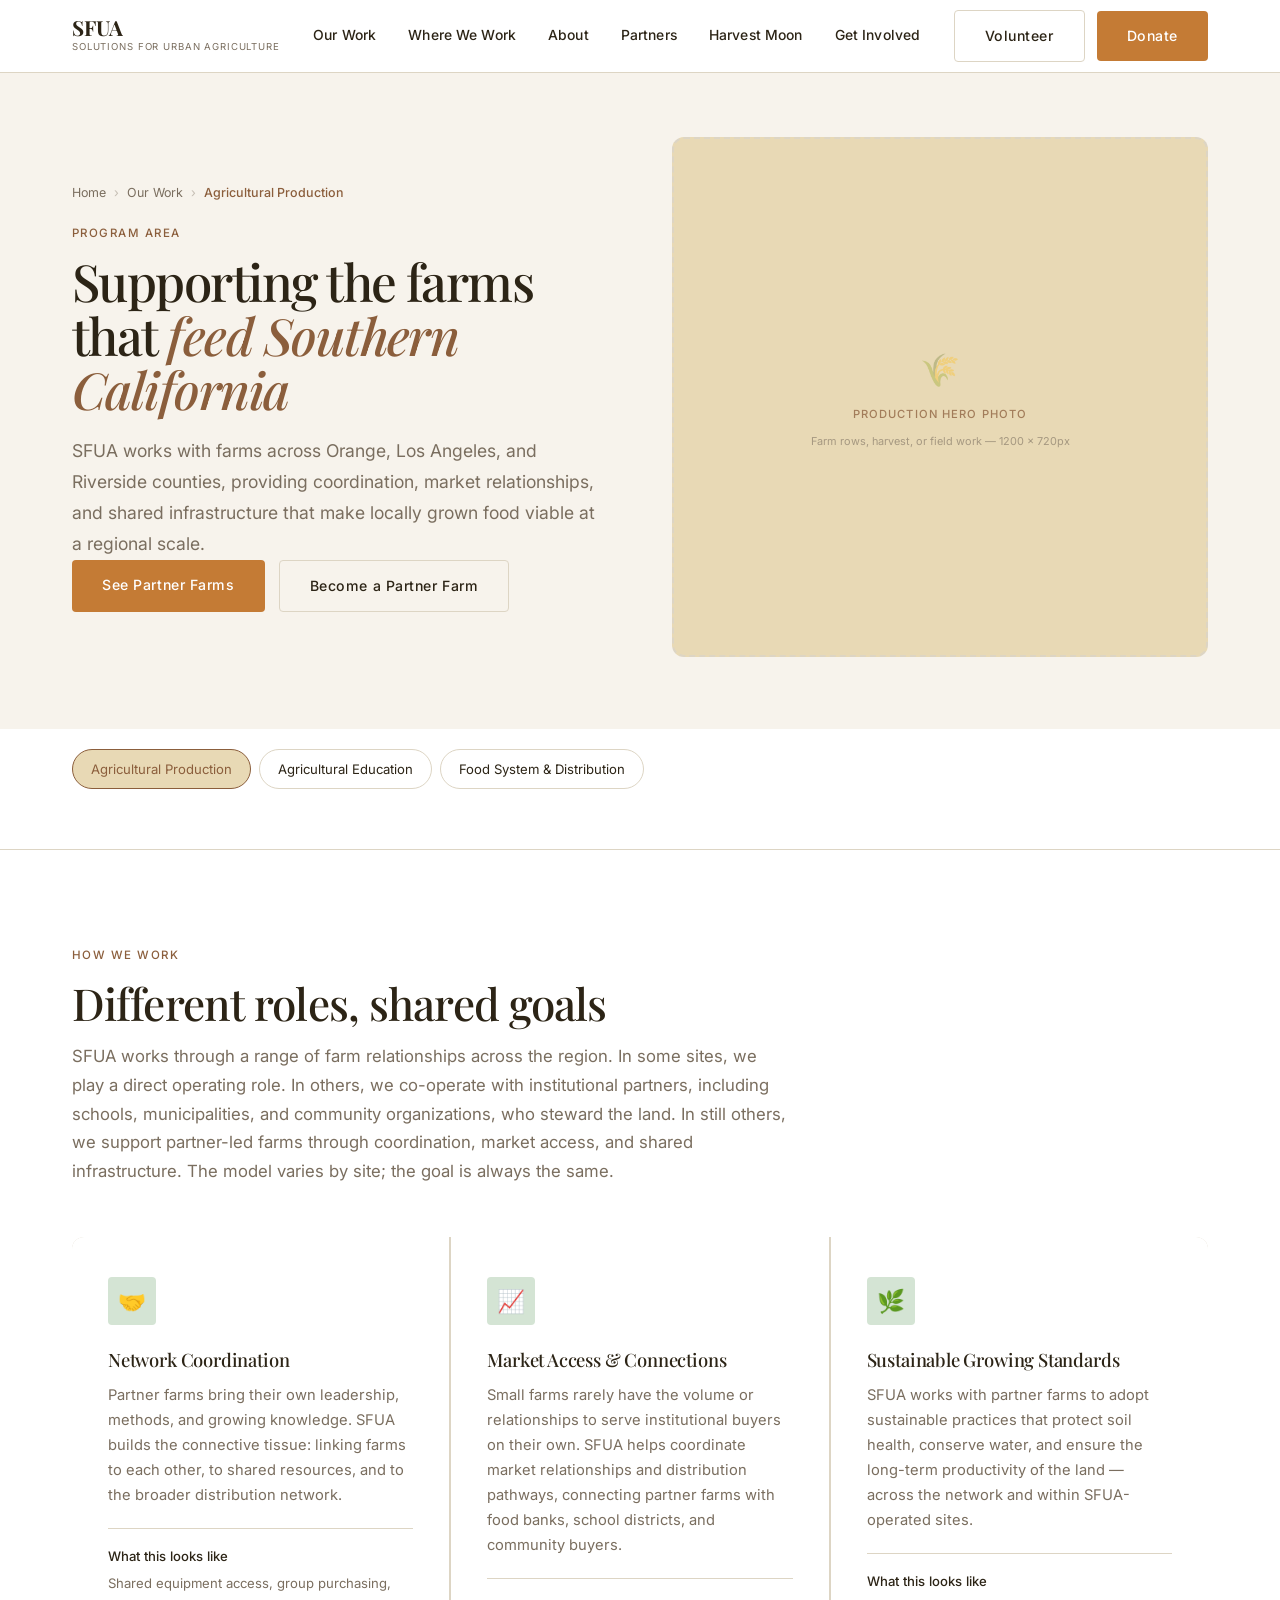
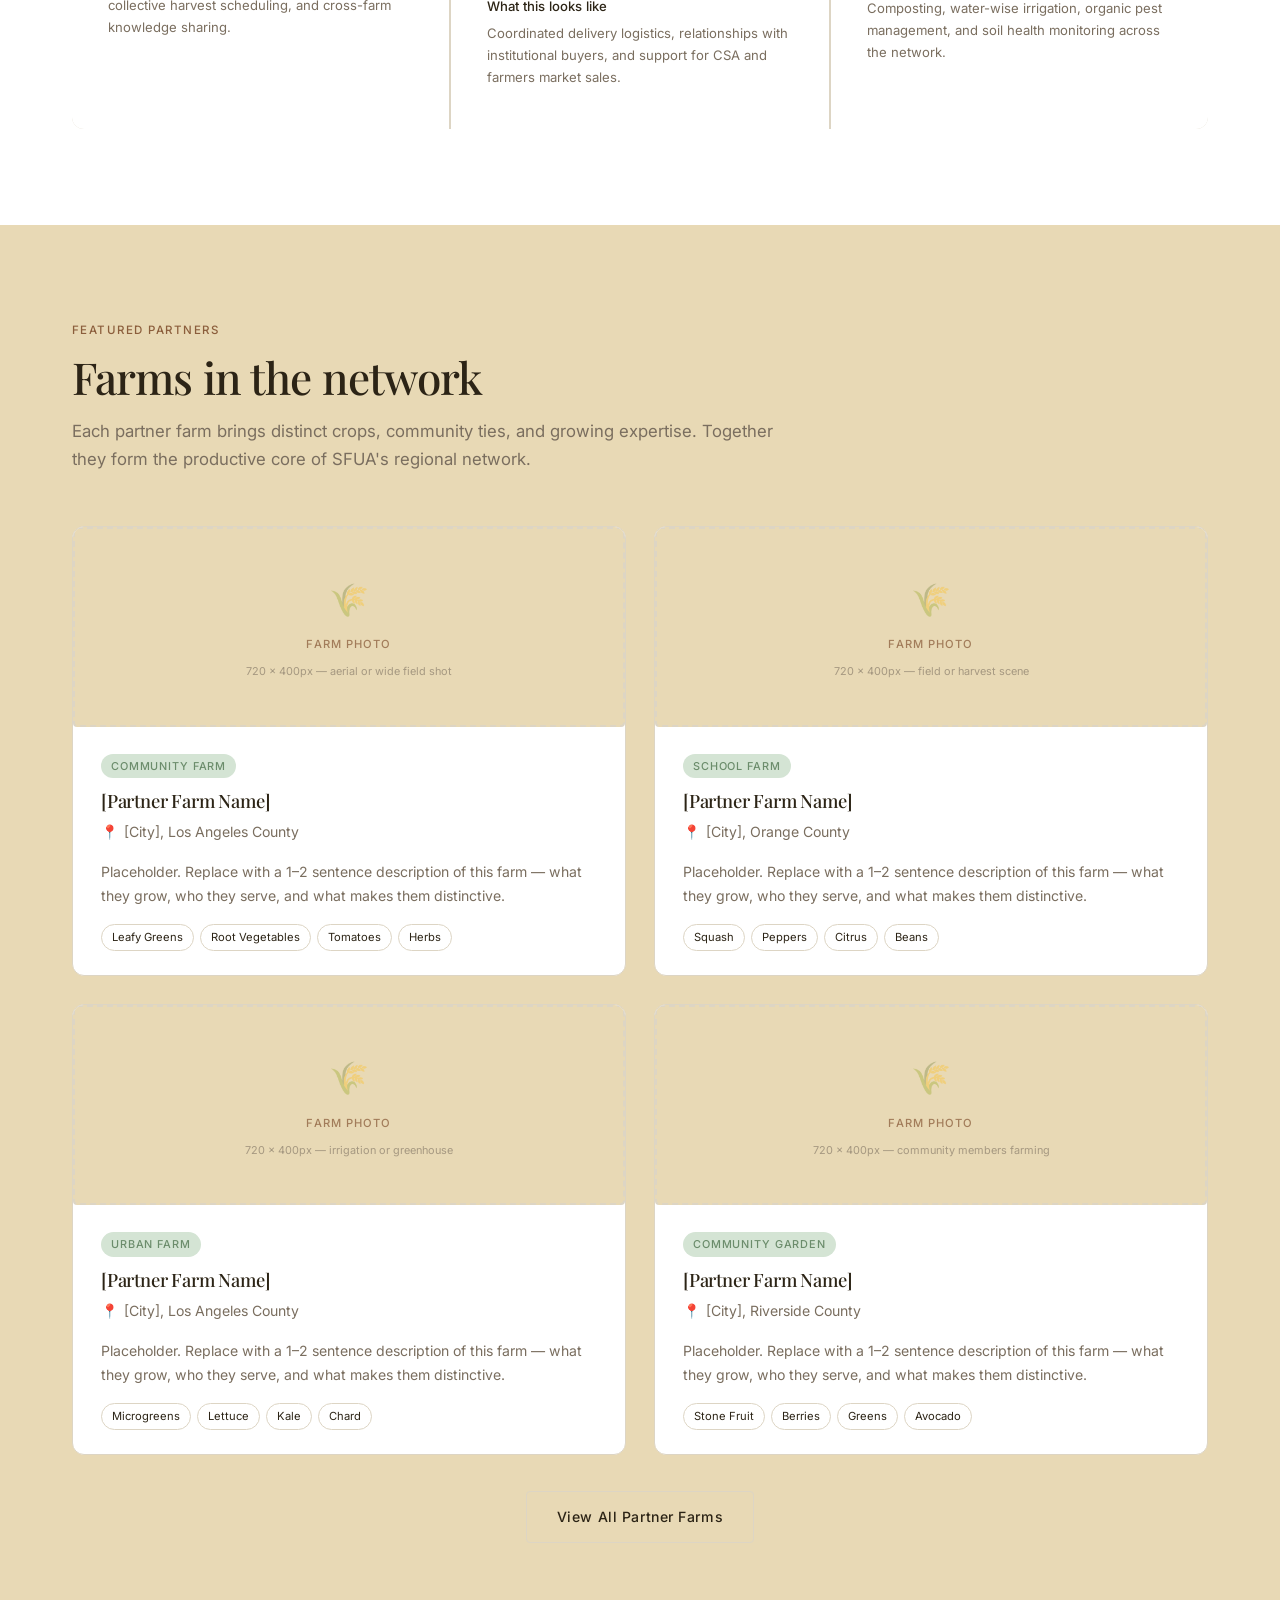
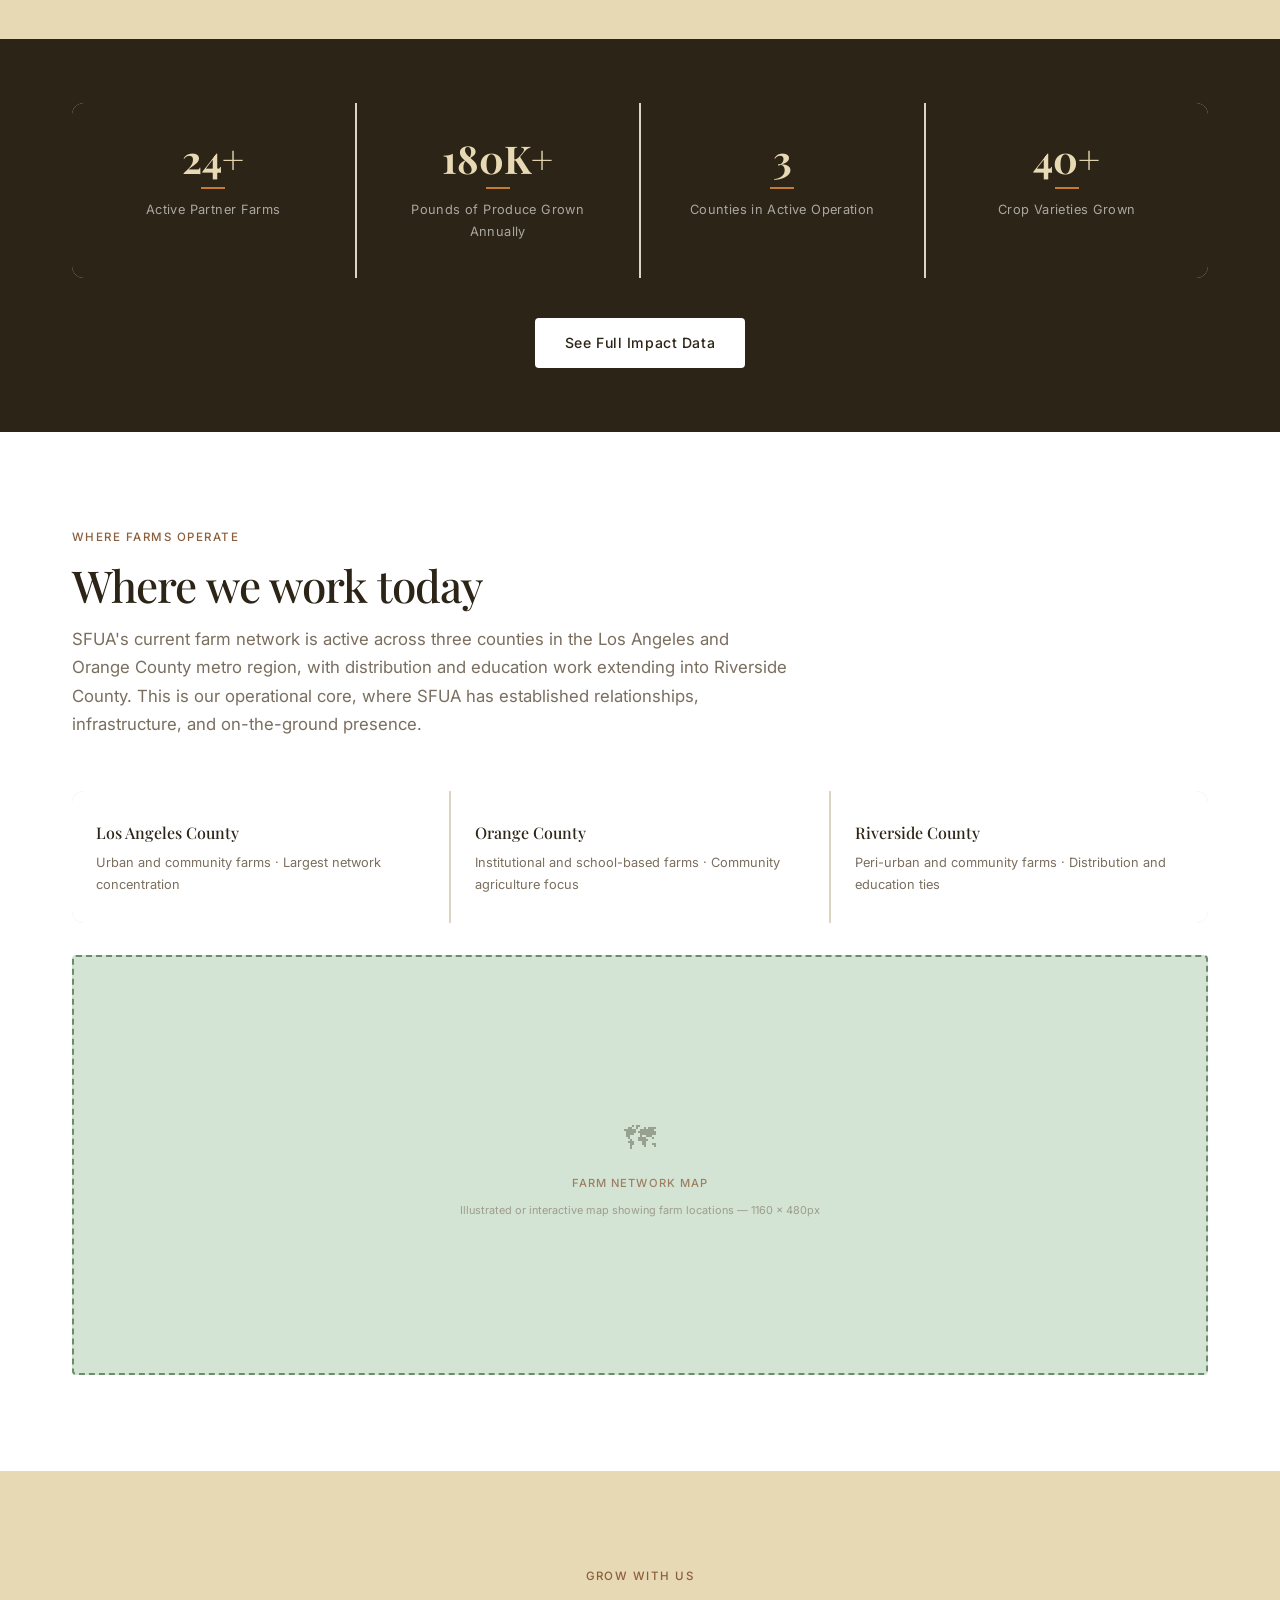
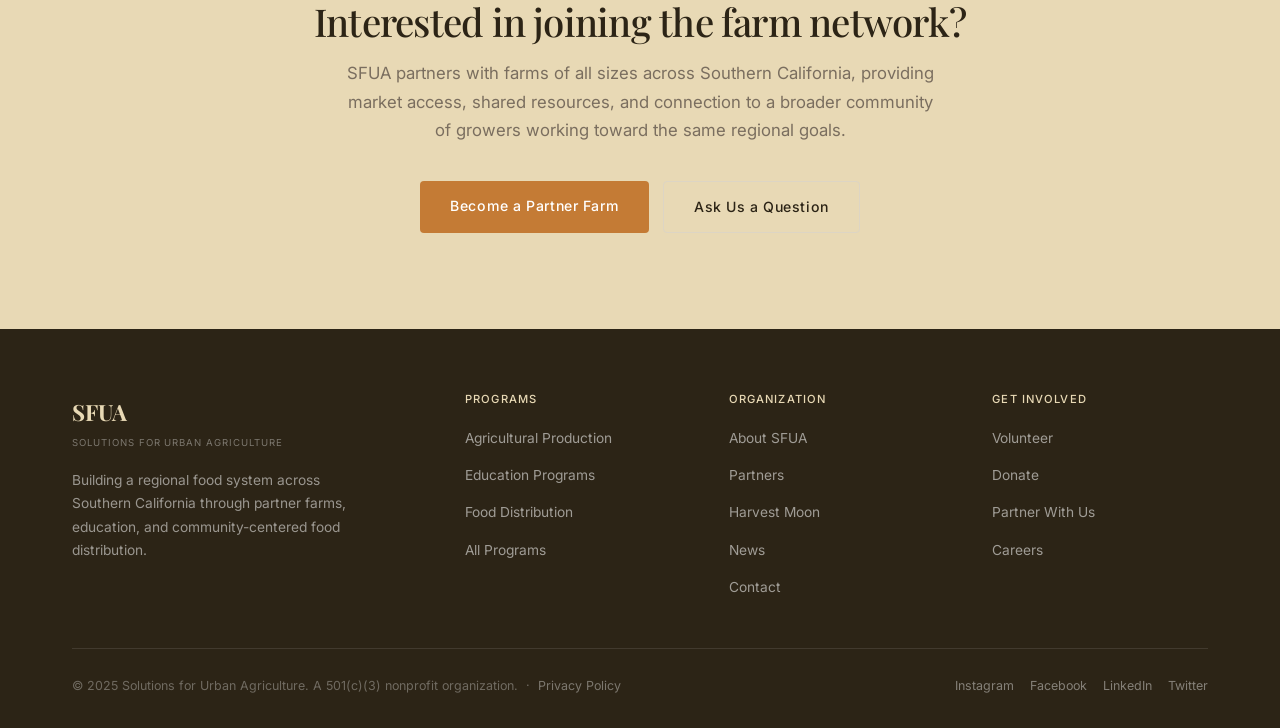
<file: production.html>
<!DOCTYPE html>
<html lang="en">
<head>
  <meta charset="UTF-8" />
  <meta name="viewport" content="width=device-width, initial-scale=1.0" />
  <title>Agricultural Production — Our Work — Solutions for Urban Agriculture</title>
  <meta name="description" content="SFUA works through a mix of farm relationships across Orange, Los Angeles, and Riverside counties — playing direct roles, co-operating with institutional partners, and supporting partner-led sites through coordination and market access." />
  <link rel="stylesheet" href="../assets/css/styles.css" />
</head>
<body>


  <!-- ============================================================
       NAV
       ============================================================ -->
  <header class="site-nav" role="banner">
    <div class="container">
      <a href="../index.html" class="nav-logo" aria-label="SFUA Home">
        <span class="logo-abbr">SFUA</span>
        <span class="logo-full">Solutions for Urban Agriculture</span>
      </a>
      <nav class="nav-links" aria-label="Primary navigation">
        <a href="../our-work/" aria-current="true">Our Work</a>
        <a href="../index.html#where-we-work">Where We Work</a>
        <a href="../about/">About</a>
        <a href="../partners/">Partners</a>
        <a href="../harvest-moon/harvest-moon.html">Harvest Moon</a>
        <a href="../get-involved/">Get Involved</a>
      </nav>
      <div class="nav-cta">
        <a href="../get-involved/volunteer.html" class="btn btn--outline">Volunteer</a>
          <!-- TEMP: Links to DonorView donation page. Replace with embedded form when ready. -->
        <a href="https://app.donorview.com/Donation/DonationInfo?prm=[base64]" target="_blank" class="btn btn--primary">Donate</a>
      </div>
      <button class="nav-hamburger" aria-label="Open menu" aria-expanded="false">
        <span></span><span></span><span></span>
      </button>
    </div>
  </header>


  <!-- ============================================================
       1. HERO
       ============================================================ -->
  <section class="page-hero" aria-labelledby="prod-hero-heading">
    <div class="container">

      <div class="page-hero-content">
        <nav class="breadcrumb" aria-label="Breadcrumb">
          <a href="../index.html">Home</a>
          <span class="breadcrumb-sep" aria-hidden="true">&#8250;</span>
          <a href="../our-work/">Our Work</a>
          <span class="breadcrumb-sep" aria-hidden="true">&#8250;</span>
          <span class="breadcrumb-current">Agricultural Production</span>
        </nav>
        <span class="eyebrow">Program Area</span>
        <h1 id="prod-hero-heading">
          Supporting the farms that <em>feed Southern California</em>
        </h1>
        <p class="lead">
          SFUA works with farms across Orange, Los Angeles, and Riverside counties,
          providing coordination, market relationships, and shared infrastructure
          that make locally grown food viable at a regional scale.
        </p>
        <div class="hero-actions">
          <a href="#partner-farms" class="btn btn--primary">See Partner Farms</a>
          <a href="../get-involved/partner.html" class="btn btn--outline">Become a Partner Farm</a>
        </div>
      </div>

      <div class="page-hero-image">
        <div class="img-placeholder img-placeholder--hero" role="img" aria-label="Agricultural production hero image placeholder">
          <span class="ph-icon">&#127806;</span>
          <span class="ph-label">Production Hero Photo</span>
          <span class="ph-dims">Farm rows, harvest, or field work — 1200 &times; 720px</span>
        </div>
      </div>

    </div>
  </section>


  <!-- ============================================================
       SUB-PAGE NAV
       ============================================================ -->
  <div class="section--white" style="padding: 0 0 0; border-bottom: 1px solid var(--border);">
    <div class="container" style="padding-top: 20px; padding-bottom: 20px;">
      <nav class="section-subnav" aria-label="Our Work sub-pages">
        <a href="production.html" class="active" aria-current="page">Agricultural Production</a>
        <a href="education.html">Agricultural Education</a>
        <a href="distribution.html">Food System &amp; Distribution</a>
      </nav>
    </div>
  </div>


  <!-- ============================================================
       2. HOW PARTNER FARMS WORK
       ============================================================ -->
  <section class="section section--white" aria-labelledby="model-heading">
    <div class="container">

      <div class="section-header">
        <span class="eyebrow">How We Work</span>
        <h2 id="model-heading">Different roles, shared goals</h2>
        <p>
          SFUA works through a range of farm relationships across the region.
          In some sites, we play a direct operating role. In others, we co-operate
          with institutional partners, including schools, municipalities, and community
          organizations, who steward the land. In still others, we support
          partner-led farms through coordination, market access, and shared
          infrastructure. The model varies by site; the goal is always the same.
        </p>
      </div>

      <div class="model-panels" role="list">

        <div class="model-panel" role="listitem">
          <div class="model-panel-icon" aria-hidden="true">&#129309;</div>
          <h3>Network Coordination</h3>
          <p>
            Partner farms bring their own leadership, methods, and growing knowledge.
            SFUA builds the connective tissue: linking farms to each other,
            to shared resources, and to the broader distribution network.
          </p>
          <div class="panel-detail">
            <strong>What this looks like</strong>
            Shared equipment access, group purchasing, collective harvest scheduling,
            and cross-farm knowledge sharing.
          </div>
        </div>

        <div class="model-panel" role="listitem">
          <div class="model-panel-icon" aria-hidden="true">&#128200;</div>
          <h3>Market Access &amp; Connections</h3>
          <p>
            Small farms rarely have the volume or relationships to serve institutional
            buyers on their own. SFUA helps coordinate market relationships and
            distribution pathways, connecting partner farms with food banks,
            school districts, and community buyers.
          </p>
          <div class="panel-detail">
            <strong>What this looks like</strong>
            Coordinated delivery logistics, relationships with institutional buyers,
            and support for CSA and farmers market sales.
          </div>
        </div>

        <div class="model-panel" role="listitem">
          <div class="model-panel-icon" aria-hidden="true">&#127807;</div>
          <h3>Sustainable Growing Standards</h3>
          <p>
            SFUA works with partner farms to adopt sustainable practices that protect
            soil health, conserve water, and ensure the long-term productivity
            of the land — across the network and within SFUA-operated sites.
          </p>
          <div class="panel-detail">
            <strong>What this looks like</strong>
            Composting, water-wise irrigation, organic pest management, and
            soil health monitoring across the network.
          </div>
        </div>

      </div>
    </div>
  </section>


  <!-- ============================================================
       3. PARTNER FARM PROFILES
       ============================================================ -->
  <section id="partner-farms" class="section section--alt" aria-labelledby="farms-heading">
    <div class="container">

      <div class="section-header">
        <span class="eyebrow">Featured Partners</span>
        <h2 id="farms-heading">Farms in the network</h2>
        <p>
          Each partner farm brings distinct crops, community ties, and growing expertise.
          Together they form the productive core of SFUA's regional network.
        </p>
      </div>

      <div class="farm-profile-grid">

        <!-- Farm 1 -->
        <div class="farm-card">
          <div class="img-placeholder img-placeholder--card" role="img" aria-label="Partner farm photo placeholder">
            <span class="ph-icon">&#127806;</span>
            <span class="ph-label">Farm Photo</span>
            <span class="ph-dims">720 &times; 400px — aerial or wide field shot</span>
          </div>
          <div class="farm-card-body">
            <span class="farm-card-tag">Community Farm</span>
            <h3>[Partner Farm Name]</h3>
            <p class="farm-location"><span aria-hidden="true">&#128205;</span> [City], Los Angeles County</p>
            <p>
              Placeholder. Replace with a 1&ndash;2 sentence description of this farm —
              what they grow, who they serve, and what makes them distinctive.
            </p>
            <div class="farm-crops" aria-label="Crops grown">
              <span class="crop-tag">Leafy Greens</span>
              <span class="crop-tag">Root Vegetables</span>
              <span class="crop-tag">Tomatoes</span>
              <span class="crop-tag">Herbs</span>
            </div>
          </div>
        </div>

        <!-- Farm 2 -->
        <div class="farm-card">
          <div class="img-placeholder img-placeholder--card" role="img" aria-label="Partner farm photo placeholder">
            <span class="ph-icon">&#127806;</span>
            <span class="ph-label">Farm Photo</span>
            <span class="ph-dims">720 &times; 400px — field or harvest scene</span>
          </div>
          <div class="farm-card-body">
            <span class="farm-card-tag">School Farm</span>
            <h3>[Partner Farm Name]</h3>
            <p class="farm-location"><span aria-hidden="true">&#128205;</span> [City], Orange County</p>
            <p>
              Placeholder. Replace with a 1&ndash;2 sentence description of this farm —
              what they grow, who they serve, and what makes them distinctive.
            </p>
            <div class="farm-crops" aria-label="Crops grown">
              <span class="crop-tag">Squash</span>
              <span class="crop-tag">Peppers</span>
              <span class="crop-tag">Citrus</span>
              <span class="crop-tag">Beans</span>
            </div>
          </div>
        </div>

        <!-- Farm 3 -->
        <div class="farm-card">
          <div class="img-placeholder img-placeholder--card" role="img" aria-label="Partner farm photo placeholder">
            <span class="ph-icon">&#127806;</span>
            <span class="ph-label">Farm Photo</span>
            <span class="ph-dims">720 &times; 400px — irrigation or greenhouse</span>
          </div>
          <div class="farm-card-body">
            <span class="farm-card-tag">Urban Farm</span>
            <h3>[Partner Farm Name]</h3>
            <p class="farm-location"><span aria-hidden="true">&#128205;</span> [City], Los Angeles County</p>
            <p>
              Placeholder. Replace with a 1&ndash;2 sentence description of this farm —
              what they grow, who they serve, and what makes them distinctive.
            </p>
            <div class="farm-crops" aria-label="Crops grown">
              <span class="crop-tag">Microgreens</span>
              <span class="crop-tag">Lettuce</span>
              <span class="crop-tag">Kale</span>
              <span class="crop-tag">Chard</span>
            </div>
          </div>
        </div>

        <!-- Farm 4 -->
        <div class="farm-card">
          <div class="img-placeholder img-placeholder--card" role="img" aria-label="Partner farm photo placeholder">
            <span class="ph-icon">&#127806;</span>
            <span class="ph-label">Farm Photo</span>
            <span class="ph-dims">720 &times; 400px — community members farming</span>
          </div>
          <div class="farm-card-body">
            <span class="farm-card-tag">Community Garden</span>
            <h3>[Partner Farm Name]</h3>
            <p class="farm-location"><span aria-hidden="true">&#128205;</span> [City], Riverside County</p>
            <p>
              Placeholder. Replace with a 1&ndash;2 sentence description of this farm —
              what they grow, who they serve, and what makes them distinctive.
            </p>
            <div class="farm-crops" aria-label="Crops grown">
              <span class="crop-tag">Stone Fruit</span>
              <span class="crop-tag">Berries</span>
              <span class="crop-tag">Greens</span>
              <span class="crop-tag">Avocado</span>
            </div>
          </div>
        </div>

      </div>

      <div style="margin-top: 36px; text-align: center;">
        <a href="../partners/" class="btn btn--outline">View All Partner Farms</a>
      </div>

    </div>
  </section>


  <!-- ============================================================
       4. BY THE NUMBERS
       ============================================================ -->
  <section class="impact-preview section--dark" aria-labelledby="prod-stats-heading">
    <div class="container">

      <div class="impact-preview-stats" role="list" aria-labelledby="prod-stats-heading">
        <div class="preview-stat" role="listitem">
          <div class="ps-number">24+</div>
          <div class="ps-divider"></div>
          <div class="ps-label">Active Partner Farms</div>
        </div>
        <div class="preview-stat" role="listitem">
          <div class="ps-number">180K+</div>
          <div class="ps-divider"></div>
          <div class="ps-label">Pounds of Produce Grown Annually</div>
        </div>
        <div class="preview-stat" role="listitem">
          <div class="ps-number">3</div>
          <div class="ps-divider"></div>
          <div class="ps-label">Counties in Active Operation</div>
        </div>
        <div class="preview-stat" role="listitem">
          <div class="ps-number">40+</div>
          <div class="ps-divider"></div>
          <div class="ps-label">Crop Varieties Grown</div>
        </div>
      </div>

      <a href="../impact/" class="btn btn--white">See Full Impact Data</a>

    </div>
  </section>


  <!-- ============================================================
       5. FARM LOCATIONS BY COUNTY
       ============================================================ -->
  <section class="section section--white" aria-labelledby="locations-heading">
    <div class="container">

      <div class="section-header">
        <span class="eyebrow">Where Farms Operate</span>
        <h2 id="locations-heading">Where we work today</h2>
        <p>
          SFUA's current farm network is active across three counties in the Los Angeles
          and Orange County metro region, with distribution and education work extending
          into Riverside County. This is our operational core, where SFUA has established
          relationships, infrastructure, and on-the-ground presence.
        </p>
      </div>

      <div class="county-grid" role="list" aria-label="Counties with active farm relationships">

        <div class="county-cell" role="listitem">
          <p class="county-name">Los Angeles County</p>
          <p class="county-meta">Urban and community farms &middot; Largest network concentration</p>
        </div>

        <div class="county-cell" role="listitem">
          <p class="county-name">Orange County</p>
          <p class="county-meta">Institutional and school-based farms &middot; Community agriculture focus</p>
        </div>

        <div class="county-cell" role="listitem">
          <p class="county-name">Riverside County</p>
          <p class="county-meta">Peri-urban and community farms &middot; Distribution and education ties</p>
        </div>

      </div>

      <div style="margin-top: 32px;">
        <div class="img-placeholder img-placeholder--map" role="img" aria-label="Map placeholder">
          <span class="ph-icon">&#128506;</span>
          <span class="ph-label">Farm Network Map</span>
          <span class="ph-dims">Illustrated or interactive map showing farm locations — 1160 &times; 480px</span>
        </div>
      </div>

    </div>
  </section>


  <!-- ============================================================
       6. CALL TO ACTION
       ============================================================ -->
  <section class="program-cta section section--alt" aria-labelledby="prod-cta-heading">
    <div class="container">
      <span class="eyebrow">Grow With Us</span>
      <h2 id="prod-cta-heading">Interested in joining the farm network?</h2>
      <span class="cta-sub">
        SFUA partners with farms of all sizes across Southern California,
        providing market access, shared resources, and connection to a
        broader community of growers working toward the same regional goals.
      </span>
      <div class="cta-actions">
        <a href="../get-involved/partner.html" class="btn btn--primary">Become a Partner Farm</a>
        <a href="../contact/" class="btn btn--outline">Ask Us a Question</a>
      </div>
    </div>
  </section>


  <!-- ============================================================
       FOOTER
       ============================================================ -->
  <footer class="site-footer section--dark" role="contentinfo">
    <div class="container">
      <div class="footer-grid">
        <div class="footer-brand">
          <span class="logo-abbr">SFUA</span>
          <span class="logo-full">Solutions for Urban Agriculture</span>
          <p>Building a regional food system across Southern California through partner farms, education, and community-centered food distribution.</p>
        </div>
        <div class="footer-col">
          <h5>Programs</h5>
          <ul>
            <li><a href="production.html">Agricultural Production</a></li>
            <li><a href="education.html">Education Programs</a></li>
            <li><a href="distribution.html">Food Distribution</a></li>
            <li><a href="../our-work/">All Programs</a></li>
          </ul>
        </div>
        <div class="footer-col">
          <h5>Organization</h5>
          <ul>
            <li><a href="../about/">About SFUA</a></li>
            <li><a href="../partners/">Partners</a></li>
            <li><a href="../harvest-moon/harvest-moon.html">Harvest Moon</a></li>
            <li><a href="../news/">News</a></li>
            <li><a href="../contact/">Contact</a></li>
          </ul>
        </div>
        <div class="footer-col">
          <h5>Get Involved</h5>
          <ul>
            <li><a href="../get-involved/volunteer.html">Volunteer</a></li>
            <li><a href="https://app.donorview.com/Donation/DonationInfo?prm=[base64]" target="_blank">Donate</a></li>
            <li><a href="../get-involved/partner.html">Partner With Us</a></li>
            <li><a href="../careers/">Careers</a></li>
          </ul>
        </div>
      </div>
      <div class="footer-bottom">
        <p>&copy; 2025 Solutions for Urban Agriculture. A 501(c)(3) nonprofit organization. &nbsp;&middot;&nbsp; <a href="../privacy.html" style="color:rgba(255,255,255,0.38);">Privacy Policy</a></p>
        <div class="social-links" aria-label="Social media links">
          <a href="#" aria-label="Instagram">Instagram</a>
          <a href="#" aria-label="Facebook">Facebook</a>
          <a href="#" aria-label="LinkedIn">LinkedIn</a>
          <a href="#" aria-label="Twitter / X">Twitter</a>
        </div>
      </div>
    </div>
  </footer>

  <script>
    const hamburger = document.querySelector('.nav-hamburger');
    if (hamburger) {
      hamburger.addEventListener('click', () => {
        const isOpen = hamburger.getAttribute('aria-expanded') === 'true';
        hamburger.setAttribute('aria-expanded', String(!isOpen));
      });
    }
  </script>

</body>
</html>
</file>
<file: assets/css/styles.css>
/* ============================================================
   SFUA â€” Solutions for Urban Agriculture
   Design System & Stylesheet
   ============================================================ */

/* ------------------------------------------------------------
   FONTS
   ------------------------------------------------------------ */
@import url('https://fonts.googleapis.com/css2?family=Playfair+Display:ital,wght@0,400;0,500;0,700;1,400&family=Inter:wght@300;400;500;600&display=swap');

/* ------------------------------------------------------------
   DESIGN TOKENS
   ------------------------------------------------------------ */
:root {
  /* Color Palette */
  --soil:        #2C2416;
  --clay:        #8B5E3C;
  --straw:       #E8D9B5;
  --linen:       #F7F3EC;
  --sage:        #6B8C6B;
  --sage-light:  #D4E4D4;
  --harvest:     #C47B35;
  --harvest-dark:#9E5E1F;
  --white:       #FFFFFF;
  --border:      #DDD5C4;
  --text-muted:  #7A6E5F;

  /* Typography */
  --font-display: 'Playfair Display', Georgia, serif;
  --font-body:    'Inter', sans-serif;

  /* Sizing */
  --max-width:    1200px;
  --section-gap:  96px;
  --radius:       4px;
  --radius-lg:    12px;

  /* Shadows */
  --shadow-sm:  0 1px 3px rgba(44,36,22,0.08);
  --shadow-md:  0 4px 16px rgba(44,36,22,0.10);
}

/* ------------------------------------------------------------
   RESET & BASE
   ------------------------------------------------------------ */
*, *::before, *::after { box-sizing: border-box; margin: 0; padding: 0; }

html { font-size: 16px; scroll-behavior: smooth; }

body {
  background-color: var(--linen);
  color: var(--soil);
  font-family: var(--font-body);
  font-weight: 400;
  line-height: 1.7;
  -webkit-font-smoothing: antialiased;
}

img { max-width: 100%; display: block; }

a { color: var(--clay); text-decoration: none; transition: color 0.2s; }
a:hover { color: var(--harvest); }

ul { list-style: none; }

/* ------------------------------------------------------------
   TYPOGRAPHY
   ------------------------------------------------------------ */
h1, h2, h3, h4, h5 {
  font-family: var(--font-display);
  font-weight: 500;
  line-height: 1.2;
  color: var(--soil);
}

h1 { font-size: clamp(2.4rem, 5vw, 4rem);     letter-spacing: -0.03em; line-height: 1.05; }
h2 { font-size: clamp(1.8rem, 3.5vw, 2.75rem); letter-spacing: -0.02em; line-height: 1.15; }
h3 { font-size: clamp(1.1rem, 2vw, 1.4rem);    letter-spacing: -0.01em; line-height: 1.2;  }
h4 { font-size: 1rem; font-weight: 500; }

p { font-size: 1rem; max-width: 65ch; }

.eyebrow {
  font-family: var(--font-body);
  font-size: 0.72rem;
  font-weight: 500;
  letter-spacing: 0.13em;
  text-transform: uppercase;
  color: var(--clay);
  display: block;
  margin-bottom: 12px;
}

/* Screen-reader only utility */
.sr-only {
  position: absolute;
  width: 1px;
  height: 1px;
  padding: 0;
  margin: -1px;
  overflow: hidden;
  clip: rect(0, 0, 0, 0);
  white-space: nowrap;
  border-width: 0;
}

/* ------------------------------------------------------------
   LAYOUT
   ------------------------------------------------------------ */
.container {
  width: 100%;
  max-width: var(--max-width);
  margin: 0 auto;
  padding: 0 32px;
}

.section { padding: var(--section-gap) 0; }
.section--alt    { background-color: var(--straw); }
.section--sage   { background-color: var(--sage-light); }
.section--white  { background-color: var(--white); }
.section--dark   { background-color: var(--soil); }
.section--clay   { background-color: var(--clay); }

.section-header { margin-bottom: 52px; }
.section-header p { margin-top: 14px; color: var(--text-muted); font-size: 1.05rem; }
.section-header--center { text-align: center; }
.section-header--center p { margin: 14px auto 0; }

.grid-2 { display: grid; grid-template-columns: 1fr 1fr; gap: 32px; }
.grid-3 { display: grid; grid-template-columns: repeat(3, 1fr); gap: 32px; }
.grid-4 { display: grid; grid-template-columns: repeat(4, 1fr); gap: 24px; }

/* ------------------------------------------------------------
   BUTTONS
   ------------------------------------------------------------ */
.btn {
  display: inline-block;
  padding: 13px 30px;
  border-radius: var(--radius);
  font-family: var(--font-body);
  font-size: 0.88rem;
  font-weight: 500;
  letter-spacing: 0.04em;
  cursor: pointer;
  border: none;
  transition: background-color 0.2s, transform 0.15s, box-shadow 0.2s;
}

.btn--primary {
  background-color: var(--harvest);
  color: var(--white);
}
.btn--primary:hover {
  background-color: var(--harvest-dark);
  color: var(--white);
  transform: translateY(-1px);
  box-shadow: var(--shadow-md);
}

.btn--outline {
  background-color: transparent;
  color: var(--soil);
  border: 1.5px solid var(--border);
}
.btn--outline:hover {
  border-color: var(--clay);
  color: var(--clay);
}

.btn--white {
  background-color: var(--white);
  color: var(--soil);
}
.btn--white:hover {
  background-color: var(--straw);
  color: var(--clay);
}

.link-arrow {
  font-size: 0.85rem;
  font-weight: 500;
  color: var(--clay);
  display: inline-flex;
  align-items: center;
  gap: 6px;
  transition: gap 0.2s, color 0.2s;
}
.link-arrow:hover { gap: 10px; color: var(--harvest); }

/* ------------------------------------------------------------
   IMAGE PLACEHOLDERS
   ------------------------------------------------------------ */
.img-placeholder {
  background-color: var(--straw);
  border: 2px dashed var(--border);
  border-radius: var(--radius);
  display: flex;
  flex-direction: column;
  align-items: center;
  justify-content: center;
  gap: 8px;
  text-align: center;
  padding: 24px;
  min-height: 200px;
}
.img-placeholder .ph-icon   { font-size: 2rem; opacity: 0.35; }
.img-placeholder .ph-label  { font-size: 0.7rem; font-weight: 500; text-transform: uppercase; letter-spacing: 0.1em; color: var(--clay); opacity: 0.75; }
.img-placeholder .ph-dims   { font-size: 0.68rem; color: var(--text-muted); opacity: 0.6; }

.img-placeholder--hero   { min-height: 520px; border-radius: var(--radius-lg); }
.img-placeholder--card   { min-height: 200px; }
.img-placeholder--wide   { min-height: 300px; }
.img-placeholder--map    { min-height: 420px; background-color: var(--sage-light); border-color: var(--sage); }
.img-placeholder--square { aspect-ratio: 1/1; min-height: unset; }

/* ------------------------------------------------------------
   NAV
   ------------------------------------------------------------ */
.site-nav {
  background-color: var(--white);
  border-bottom: 1px solid var(--border);
  position: sticky;
  top: 0;
  z-index: 100;
}

.site-nav .container {
  display: flex;
  align-items: center;
  justify-content: space-between;
  height: 72px;
}

.nav-logo { display: flex; flex-direction: column; gap: 1px; }
.nav-logo .logo-abbr {
  font-family: var(--font-display);
  font-size: 1.3rem;
  font-weight: 700;
  color: var(--soil);
  line-height: 1;
}
.nav-logo .logo-full {
  font-size: 0.6rem;
  font-weight: 400;
  letter-spacing: 0.09em;
  text-transform: uppercase;
  color: var(--text-muted);
}

.nav-links {
  display: flex;
  align-items: center;
  gap: 32px;
}
.nav-links a {
  font-size: 0.87rem;
  font-weight: 500;
  color: var(--soil);
  letter-spacing: 0.01em;
}
.nav-links a:hover { color: var(--clay); }

.nav-cta { display: flex; align-items: center; gap: 12px; }

.nav-hamburger {
  display: none;
  background: none;
  border: none;
  cursor: pointer;
  flex-direction: column;
  gap: 5px;
  padding: 4px;
}
.nav-hamburger span {
  display: block;
  width: 24px;
  height: 2px;
  background-color: var(--soil);
  border-radius: 2px;
}

/* ------------------------------------------------------------
   HERO
   ------------------------------------------------------------ */
.hero { padding: 72px 0 80px; }

.hero .container {
  display: grid;
  grid-template-columns: 1fr 1fr;
  gap: 64px;
  align-items: center;
}

.hero-content { max-width: 560px; }
.hero-content h1 { margin-bottom: 22px; }
.hero-content h1 em { font-style: italic; color: var(--clay); }
.hero-content p { font-size: 1.1rem; color: var(--text-muted); margin-bottom: 36px; }

.hero-actions { display: flex; gap: 14px; flex-wrap: wrap; }

/* ------------------------------------------------------------
   IMPACT STATS
   ------------------------------------------------------------ */
.impact { padding: 60px 0; }

.impact .grid-4 { text-align: center; }

.impact-stat .stat-number {
  font-family: var(--font-display);
  font-size: clamp(2.2rem, 4vw, 3.2rem);
  font-weight: 700;
  color: var(--straw);
  line-height: 1;
}
.impact-stat .stat-divider {
  width: 28px;
  height: 2px;
  background-color: var(--harvest);
  margin: 12px auto;
}
.impact-stat .stat-label {
  font-size: 0.82rem;
  color: rgba(255,255,255,0.6);
  letter-spacing: 0.04em;
}

/* ------------------------------------------------------------
   WHERE WE WORK
   ------------------------------------------------------------ */
.where-we-work .container {
  display: grid;
  grid-template-columns: 1fr 1.2fr;
  gap: 64px;
  align-items: start;
}

.where-we-work .section-header { margin-bottom: 28px; }

.region-list {
  display: flex;
  flex-direction: column;
  gap: 12px;
  margin-top: 28px;
}

.region-item {
  display: flex;
  align-items: center;
  gap: 14px;
  padding: 14px 18px;
  background-color: var(--white);
  border: 1px solid var(--border);
  border-radius: var(--radius);
  transition: border-color 0.2s, box-shadow 0.2s;
}
.region-item:hover { border-color: var(--clay); box-shadow: var(--shadow-sm); }

.region-dot {
  width: 9px;
  height: 9px;
  border-radius: 50%;
  background-color: var(--sage);
  flex-shrink: 0;
}
.region-item span { font-size: 0.9rem; color: var(--soil); }

/* ------------------------------------------------------------
   OUR WORK
   ------------------------------------------------------------ */
.program-card {
  background-color: var(--white);
  border: 1px solid var(--border);
  border-radius: var(--radius-lg);
  overflow: hidden;
  transition: box-shadow 0.2s, transform 0.2s;
}
.program-card:hover { box-shadow: var(--shadow-md); transform: translateY(-2px); }

.program-card-body { padding: 28px; }
.program-card-icon { font-size: 1.6rem; margin-bottom: 16px; }
.program-card h3 { margin-bottom: 10px; }
.program-card p { font-size: 0.9rem; color: var(--text-muted); margin-bottom: 20px; }

/* ------------------------------------------------------------
   ABOUT / MISSION
   ------------------------------------------------------------ */
.about .container {
  display: grid;
  grid-template-columns: 1.1fr 1fr;
  gap: 80px;
  align-items: center;
}

.about-content .section-header { margin-bottom: 20px; }

.about-content blockquote {
  border-left: 3px solid var(--harvest);
  padding-left: 22px;
  margin: 28px 0;
  font-family: var(--font-display);
  font-size: 1.2rem;
  font-style: italic;
  color: var(--clay);
  line-height: 1.6;
}

.about-values { display: flex; flex-direction: column; gap: 14px; margin-top: 24px; }
.value-item { display: flex; gap: 14px; align-items: flex-start; }
.value-icon { font-size: 1rem; flex-shrink: 0; padding-top: 3px; }
.value-item h4 { font-family: var(--font-body); font-size: 0.88rem; font-weight: 500; margin-bottom: 2px; }
.value-item p { font-size: 0.83rem; color: var(--text-muted); max-width: unset; }

/* ------------------------------------------------------------
   PARTNERS
   ------------------------------------------------------------ */
.partner-categories { display: flex; flex-direction: column; gap: 40px; }

.partner-category h4 {
  font-family: var(--font-body);
  font-size: 0.72rem;
  font-weight: 500;
  letter-spacing: 0.1em;
  text-transform: uppercase;
  color: var(--text-muted);
  margin-bottom: 18px;
  padding-bottom: 10px;
  border-bottom: 1px solid var(--border);
}

.partner-logos { display: flex; flex-wrap: wrap; gap: 12px; align-items: center; }

.partner-logo-slot {
  background-color: var(--white);
  border: 1px solid var(--border);
  border-radius: var(--radius);
  padding: 12px 22px;
  min-width: 130px;
  min-height: 52px;
  display: flex;
  align-items: center;
  justify-content: center;
  font-size: 0.7rem;
  font-weight: 500;
  letter-spacing: 0.08em;
  text-transform: uppercase;
  color: var(--text-muted);
  transition: border-color 0.2s;
}
.partner-logo-slot:hover { border-color: var(--clay); }

/* ------------------------------------------------------------
   EVENTS
   ------------------------------------------------------------ */
.events .container {
  display: grid;
  grid-template-columns: 1fr 2fr;
  gap: 64px;
  align-items: start;
}

.events-list { display: flex; flex-direction: column; gap: 16px; }

.event-card {
  display: grid;
  grid-template-columns: 60px 1fr;
  gap: 18px;
  padding: 18px;
  background-color: var(--white);
  border: 1px solid var(--border);
  border-radius: var(--radius);
  transition: box-shadow 0.2s, border-color 0.2s;
}
.event-card:hover { box-shadow: var(--shadow-sm); border-color: var(--clay); }

.event-date {
  text-align: center;
  background-color: var(--straw);
  border-radius: var(--radius);
  padding: 10px 6px;
  display: flex;
  flex-direction: column;
  align-items: center;
  justify-content: center;
}
.event-date .month {
  font-size: 0.6rem;
  font-weight: 500;
  letter-spacing: 0.1em;
  text-transform: uppercase;
  color: var(--clay);
}
.event-date .day {
  font-family: var(--font-display);
  font-size: 1.5rem;
  font-weight: 700;
  color: var(--soil);
  line-height: 1;
}

.event-info h4 { font-family: var(--font-body); font-size: 0.92rem; font-weight: 500; margin-bottom: 3px; }
.event-meta { font-size: 0.78rem; color: var(--text-muted); margin-bottom: 6px; }
.event-type {
  display: inline-block;
  font-size: 0.68rem;
  font-weight: 500;
  letter-spacing: 0.06em;
  text-transform: uppercase;
  padding: 2px 8px;
  background-color: var(--sage-light);
  color: var(--sage);
  border-radius: 20px;
}

/* ------------------------------------------------------------
   GET INVOLVED
   ------------------------------------------------------------ */
.get-involved h2 { color: var(--white); }
.get-involved .eyebrow { color: var(--straw); }
.get-involved .section-header p { color: rgba(255,255,255,0.72); }

.involvement-grid {
  display: grid;
  grid-template-columns: repeat(3, 1fr);
  gap: 20px;
}

.involvement-card {
  background-color: rgba(255,255,255,0.1);
  border: 1px solid rgba(255,255,255,0.18);
  border-radius: var(--radius-lg);
  padding: 30px 26px;
  transition: background-color 0.2s;
}
.involvement-card:hover { background-color: rgba(255,255,255,0.16); }
.involvement-card .card-icon { font-size: 1.6rem; margin-bottom: 18px; }
.involvement-card h3 { color: var(--white); font-size: 1.15rem; margin-bottom: 10px; }
.involvement-card p { font-size: 0.87rem; color: rgba(255,255,255,0.65); margin-bottom: 22px; }
.involvement-card .btn--white { font-size: 0.82rem; padding: 10px 22px; }

/* ------------------------------------------------------------
   NEWSLETTER
   ------------------------------------------------------------ */
.newsletter { padding: 64px 0; }

.newsletter .container {
  display: grid;
  grid-template-columns: 1fr 1fr;
  gap: 56px;
  align-items: center;
}

.newsletter h2 { font-size: clamp(1.5rem, 2.5vw, 2rem); margin-bottom: 10px; }
.newsletter p { font-size: 0.92rem; color: var(--text-muted); }

.newsletter-form { display: flex; gap: 12px; flex-wrap: wrap; }
.newsletter-form input[type="email"] {
  flex: 1;
  min-width: 200px;
  padding: 13px 16px;
  border: 1.5px solid var(--border);
  border-radius: var(--radius);
  background-color: var(--white);
  font-family: var(--font-body);
  font-size: 0.88rem;
  color: var(--soil);
  outline: none;
  transition: border-color 0.2s;
}
.newsletter-form input[type="email"]::placeholder { color: var(--text-muted); }
.newsletter-form input[type="email"]:focus { border-color: var(--clay); }
.newsletter-disclaimer { font-size: 0.72rem; color: var(--text-muted); margin-top: 10px; }

/* ------------------------------------------------------------
   FOOTER
   ------------------------------------------------------------ */
.site-footer { padding: 64px 0 32px; }

.footer-grid {
  display: grid;
  grid-template-columns: 1.6fr 1fr 1fr 1fr;
  gap: 48px;
  padding-bottom: 48px;
  border-bottom: 1px solid rgba(255,255,255,0.1);
}

.footer-brand .logo-abbr {
  font-family: var(--font-display);
  font-size: 1.4rem;
  font-weight: 700;
  color: var(--straw);
  display: block;
  margin-bottom: 4px;
}
.footer-brand .logo-full {
  font-size: 0.6rem;
  letter-spacing: 0.1em;
  text-transform: uppercase;
  color: rgba(255,255,255,0.38);
  display: block;
  margin-bottom: 18px;
}
.footer-brand p { font-size: 0.86rem; color: rgba(255,255,255,0.52); max-width: 280px; }

.footer-col h5 {
  font-family: var(--font-body);
  font-size: 0.7rem;
  font-weight: 500;
  letter-spacing: 0.1em;
  text-transform: uppercase;
  color: var(--straw);
  margin-bottom: 18px;
}
.footer-col ul { display: flex; flex-direction: column; gap: 10px; }
.footer-col a { font-size: 0.86rem; color: rgba(255,255,255,0.55); }
.footer-col a:hover { color: var(--straw); }

.footer-bottom {
  display: flex;
  justify-content: space-between;
  align-items: center;
  padding-top: 26px;
  flex-wrap: wrap;
  gap: 12px;
}
.footer-bottom p { font-size: 0.78rem; color: rgba(255,255,255,0.32); max-width: unset; }

.social-links { display: flex; gap: 16px; }
.social-links a { font-size: 0.78rem; color: rgba(255,255,255,0.42); }
.social-links a:hover { color: var(--straw); }

/* ------------------------------------------------------------
   PAGE HERO (interior pages â€” narrower than homepage hero)
   ------------------------------------------------------------ */
.page-hero {
  padding: 64px 0 72px;
  background-color: var(--linen);
}

.page-hero .container {
  display: grid;
  grid-template-columns: 1fr 1fr;
  gap: 64px;
  align-items: center;
}

.page-hero-content { max-width: 560px; }
.page-hero-content h1 { margin-bottom: 20px; font-size: clamp(2rem, 4vw, 3.2rem); }
.page-hero-content h1 em { font-style: italic; color: var(--clay); }
.page-hero-content .lead {
  font-size: 1.1rem;
  color: var(--text-muted);
  line-height: 1.75;
  margin-bottom: 0;
}

/* Breadcrumb */
.breadcrumb {
  display: flex;
  align-items: center;
  gap: 8px;
  margin-bottom: 20px;
  font-size: 0.78rem;
  color: var(--text-muted);
}
.breadcrumb a { color: var(--text-muted); }
.breadcrumb a:hover { color: var(--clay); }
.breadcrumb-sep { opacity: 0.4; }
.breadcrumb-current { color: var(--clay); font-weight: 500; }

/* ------------------------------------------------------------
   STORY SECTION
   ------------------------------------------------------------ */
.story { }

.story .container {
  display: grid;
  grid-template-columns: 1fr 420px;
  gap: 80px;
  align-items: start;
}

.story-body p {
  font-size: 1.05rem;
  line-height: 1.85;
  color: var(--soil);
  max-width: 60ch;
  margin-bottom: 20px;
}
.story-body p:last-child { margin-bottom: 0; }

.story-body blockquote {
  border-left: 3px solid var(--harvest);
  padding: 4px 0 4px 24px;
  margin: 32px 0;
  font-family: var(--font-display);
  font-size: 1.25rem;
  font-style: italic;
  color: var(--clay);
  line-height: 1.6;
}

.story-sidebar {
  position: sticky;
  top: 100px;
}

.story-stat-stack {
  display: flex;
  flex-direction: column;
  gap: 2px;
}

.story-stat {
  background-color: var(--white);
  border: 1px solid var(--border);
  border-radius: var(--radius);
  padding: 24px 28px;
  transition: border-color 0.2s;
}
.story-stat:first-child { border-radius: var(--radius-lg) var(--radius-lg) var(--radius) var(--radius); }
.story-stat:last-child  { border-radius: var(--radius) var(--radius) var(--radius-lg) var(--radius-lg); }
.story-stat:hover { border-color: var(--clay); }

.story-stat .s-number {
  font-family: var(--font-display);
  font-size: 2.2rem;
  font-weight: 700;
  color: var(--clay);
  line-height: 1;
}
.story-stat .s-label {
  font-size: 0.82rem;
  color: var(--text-muted);
  margin-top: 6px;
  letter-spacing: 0.02em;
}

/* ------------------------------------------------------------
   HOW WE WORK â€” Three-panel model explainer
   ------------------------------------------------------------ */
.how-we-work { }

.how-we-work .section-header { margin-bottom: 16px; }

.how-we-work .model-intro {
  font-size: 1.05rem;
  color: var(--text-muted);
  max-width: 64ch;
  margin-bottom: 52px;
  line-height: 1.75;
}

.model-panels {
  display: grid;
  grid-template-columns: repeat(3, 1fr);
  gap: 2px;
  background-color: var(--border);
  border-radius: var(--radius-lg);
  overflow: hidden;
}

.model-panel {
  background-color: var(--white);
  padding: 40px 36px;
  transition: background-color 0.2s;
}
.model-panel:hover { background-color: var(--linen); }

.model-panel-icon {
  width: 48px;
  height: 48px;
  background-color: var(--sage-light);
  border-radius: var(--radius);
  display: flex;
  align-items: center;
  justify-content: center;
  font-size: 1.4rem;
  margin-bottom: 24px;
}

.model-panel h3 {
  font-size: 1.15rem;
  margin-bottom: 12px;
}

.model-panel p {
  font-size: 0.92rem;
  color: var(--text-muted);
  line-height: 1.7;
  max-width: unset;
  margin-bottom: 20px;
}

.model-panel .panel-detail {
  font-size: 0.82rem;
  color: var(--text-muted);
  padding-top: 16px;
  border-top: 1px solid var(--border);
}
.model-panel .panel-detail strong {
  color: var(--soil);
  font-weight: 500;
  display: block;
  margin-bottom: 4px;
  font-family: var(--font-body);
}

/* ------------------------------------------------------------
   VALUES GRID
   ------------------------------------------------------------ */
.values { }

.value-card {
  background-color: var(--white);
  border: 1px solid var(--border);
  border-radius: var(--radius-lg);
  padding: 36px 32px;
  transition: box-shadow 0.2s, transform 0.2s;
}
.value-card:hover {
  box-shadow: var(--shadow-md);
  transform: translateY(-2px);
}

.value-card-icon {
  width: 44px;
  height: 44px;
  background-color: var(--straw);
  border-radius: var(--radius);
  display: flex;
  align-items: center;
  justify-content: center;
  font-size: 1.3rem;
  margin-bottom: 20px;
}

.value-card h3 {
  font-size: 1.1rem;
  margin-bottom: 10px;
}

.value-card p {
  font-size: 0.9rem;
  color: var(--text-muted);
  line-height: 1.7;
  max-width: unset;
}

/* ------------------------------------------------------------
   TEAM GRID
   ------------------------------------------------------------ */
.team { }

.team-grid {
  display: grid;
  grid-template-columns: repeat(4, 1fr);
  gap: 28px;
}

.team-card {
  display: flex;
  flex-direction: column;
}

.team-card .img-placeholder--square {
  border-radius: var(--radius-lg);
  margin-bottom: 16px;
  min-height: unset;
  height: 200px;
}

.team-card-info { flex: 1; }

.team-card-name {
  font-family: var(--font-display);
  font-size: 1rem;
  font-weight: 500;
  color: var(--soil);
  margin-bottom: 2px;
}

.team-card-title {
  font-size: 0.78rem;
  font-weight: 500;
  letter-spacing: 0.04em;
  color: var(--clay);
  text-transform: uppercase;
  margin-bottom: 10px;
  display: block;
}

.team-card-bio {
  font-size: 0.83rem;
  color: var(--text-muted);
  line-height: 1.65;
  max-width: unset;
}

/* ------------------------------------------------------------
   BOARD OF DIRECTORS
   ------------------------------------------------------------ */
.board { }

.board-grid {
  display: grid;
  grid-template-columns: repeat(3, 1fr);
  gap: 2px;
  background-color: var(--border);
  border-radius: var(--radius-lg);
  overflow: hidden;
}

.board-member {
  background-color: var(--white);
  padding: 22px 26px;
  transition: background-color 0.2s;
}
.board-member:hover { background-color: var(--linen); }

.board-member-name {
  font-family: var(--font-display);
  font-size: 0.98rem;
  font-weight: 500;
  color: var(--soil);
  margin-bottom: 3px;
}

.board-member-role {
  font-size: 0.75rem;
  font-weight: 500;
  color: var(--clay);
  letter-spacing: 0.04em;
  text-transform: uppercase;
  margin-bottom: 4px;
  display: block;
}

.board-member-affil {
  font-size: 0.82rem;
  color: var(--text-muted);
  max-width: unset;
}

/* ------------------------------------------------------------
   FINANCIAL TRANSPARENCY
   ------------------------------------------------------------ */
.transparency { }

.transparency .container {
  display: grid;
  grid-template-columns: 1fr 1fr;
  gap: 80px;
  align-items: center;
}

.transparency-copy p {
  font-size: 1rem;
  color: var(--text-muted);
  line-height: 1.8;
  margin-bottom: 20px;
}
.transparency-copy p:last-of-type { margin-bottom: 0; }

.transparency-docs {
  display: flex;
  flex-direction: column;
  gap: 14px;
}

.doc-link {
  display: flex;
  align-items: center;
  gap: 18px;
  padding: 20px 24px;
  background-color: var(--white);
  border: 1px solid var(--border);
  border-radius: var(--radius);
  text-decoration: none;
  transition: border-color 0.2s, box-shadow 0.2s, transform 0.15s;
}
.doc-link:hover {
  border-color: var(--clay);
  box-shadow: var(--shadow-sm);
  transform: translateX(3px);
  color: inherit;
}

.doc-link-icon {
  width: 44px;
  height: 44px;
  background-color: var(--straw);
  border-radius: var(--radius);
  display: flex;
  align-items: center;
  justify-content: center;
  font-size: 1.2rem;
  flex-shrink: 0;
}

.doc-link-text { flex: 1; }
.doc-link-title {
  font-size: 0.9rem;
  font-weight: 500;
  color: var(--soil);
  display: block;
  margin-bottom: 2px;
}
.doc-link-desc {
  font-size: 0.78rem;
  color: var(--text-muted);
}

.doc-link-arrow {
  font-size: 0.9rem;
  color: var(--text-muted);
  transition: color 0.2s, transform 0.2s;
}
.doc-link:hover .doc-link-arrow {
  color: var(--clay);
  transform: translateX(3px);
}

/* Charity badges row */
.charity-badges {
  display: flex;
  gap: 12px;
  flex-wrap: wrap;
  margin-top: 28px;
}

.charity-badge {
  display: flex;
  align-items: center;
  gap: 8px;
  padding: 8px 14px;
  border: 1px solid var(--border);
  border-radius: 20px;
  font-size: 0.75rem;
  font-weight: 500;
  color: var(--text-muted);
  background-color: var(--white);
}
.charity-badge .badge-icon { font-size: 0.9rem; }

/* ------------------------------------------------------------
   ABOUT PAGE CTA (closing section)
   ------------------------------------------------------------ */
.about-cta {
  text-align: center;
}

.about-cta h2 {
  font-size: clamp(1.8rem, 3vw, 2.5rem);
  margin-bottom: 16px;
}

.about-cta .cta-sub {
  font-size: 1.05rem;
  color: var(--text-muted);
  max-width: 55ch;
  margin: 0 auto 36px;
}

.about-cta .cta-actions {
  display: flex;
  gap: 14px;
  justify-content: center;
  flex-wrap: wrap;
}

/* ------------------------------------------------------------
   PROGRAM CTA â€” reusable closing section (generalizes .about-cta)
   ------------------------------------------------------------ */
.program-cta { text-align: center; }
.program-cta h2 { font-size: clamp(1.8rem, 3vw, 2.5rem); margin-bottom: 16px; }
.program-cta .cta-sub {
  font-size: 1.05rem;
  color: var(--text-muted);
  max-width: 55ch;
  margin: 0 auto 36px;
  display: block;
}
.program-cta .cta-actions { display: flex; gap: 14px; justify-content: center; flex-wrap: wrap; }

/* ------------------------------------------------------------
   OUR WORK HUB â€” large program cards
   ------------------------------------------------------------ */
.ow-program-cards { display: grid; grid-template-columns: repeat(3, 1fr); gap: 28px; }

.ow-card {
  background-color: var(--white);
  border: 1px solid var(--border);
  border-radius: var(--radius-lg);
  overflow: hidden;
  display: flex;
  flex-direction: column;
  transition: box-shadow 0.2s, transform 0.2s;
  text-decoration: none;
  color: inherit;
}
.ow-card:hover { box-shadow: var(--shadow-md); transform: translateY(-3px); color: inherit; }

.ow-card-image { position: relative; }

.ow-card-badge {
  position: absolute;
  top: 14px;
  left: 14px;
  background-color: var(--white);
  border-radius: 20px;
  padding: 4px 12px;
  font-size: 0.68rem;
  font-weight: 500;
  letter-spacing: 0.08em;
  text-transform: uppercase;
  color: var(--clay);
  box-shadow: var(--shadow-sm);
}

.ow-card-body { padding: 28px; flex: 1; display: flex; flex-direction: column; }
.ow-card-icon { font-size: 1.5rem; margin-bottom: 14px; }
.ow-card h3 { font-size: 1.2rem; margin-bottom: 10px; color: var(--soil); }
.ow-card p { font-size: 0.9rem; color: var(--text-muted); line-height: 1.7; max-width: unset; flex: 1; margin-bottom: 20px; }
.ow-card .card-link {
  display: inline-flex;
  align-items: center;
  gap: 6px;
  font-size: 0.85rem;
  font-weight: 500;
  color: var(--clay);
  transition: gap 0.2s, color 0.2s;
}
.ow-card:hover .card-link { gap: 10px; color: var(--harvest); }

/* ------------------------------------------------------------
   ECOSYSTEM FLOW DIAGRAM
   ------------------------------------------------------------ */
.ecosystem .section-header { margin-bottom: 16px; }
.ecosystem-intro { font-size: 1.05rem; color: var(--text-muted); max-width: 64ch; line-height: 1.75; margin-bottom: 52px; }

.ecosystem-flow {
  display: flex;
  align-items: stretch;
  background-color: var(--white);
  border: 1px solid var(--border);
  border-radius: var(--radius-lg);
  overflow: hidden;
}

.flow-node {
  flex: 1;
  padding: 36px 28px;
  display: flex;
  flex-direction: column;
  gap: 8px;
  border-right: 1px solid var(--border);
  transition: background-color 0.2s;
}
.flow-node:last-of-type { border-right: none; }
.flow-node:hover { background-color: var(--linen); }

.flow-node-num {
  font-family: var(--font-display);
  font-size: 2.2rem;
  font-weight: 700;
  color: var(--straw);
  line-height: 1;
}
.flow-node-icon { font-size: 1.3rem; }
.flow-node h4 { font-family: var(--font-display); font-size: 1rem; font-weight: 500; color: var(--soil); }
.flow-node p { font-size: 0.84rem; color: var(--text-muted); line-height: 1.65; max-width: unset; }

.flow-arrow {
  display: flex;
  align-items: center;
  justify-content: center;
  padding: 0 2px;
  color: var(--clay);
  font-size: 1.2rem;
  flex-shrink: 0;
  background-color: var(--linen);
  min-width: 32px;
  border-left: 1px solid var(--border);
  border-right: 1px solid var(--border);
}

/* ------------------------------------------------------------
   IMPACT PREVIEW BAND
   ------------------------------------------------------------ */
.impact-preview { padding: 64px 0; }
.impact-preview .container { display: flex; flex-direction: column; align-items: center; gap: 40px; }

.impact-preview-stats {
  display: grid;
  grid-template-columns: repeat(4, 1fr);
  gap: 2px;
  background-color: var(--border);
  border-radius: var(--radius-lg);
  overflow: hidden;
  width: 100%;
}

.preview-stat {
  background-color: var(--soil);
  padding: 36px 28px;
  text-align: center;
  transition: background-color 0.2s;
}
.preview-stat:hover { background-color: #3a3020; }
.preview-stat .ps-number { font-family: var(--font-display); font-size: clamp(2rem, 3vw, 2.8rem); font-weight: 700; color: var(--straw); line-height: 1; }
.preview-stat .ps-divider { width: 24px; height: 2px; background-color: var(--harvest); margin: 10px auto; }
.preview-stat .ps-label { font-size: 0.8rem; color: rgba(255,255,255,0.6); letter-spacing: 0.03em; }

/* ------------------------------------------------------------
   FARM PROFILES
   ------------------------------------------------------------ */
.farm-profile-grid { display: grid; grid-template-columns: repeat(2, 1fr); gap: 28px; }

.farm-card {
  background-color: var(--white);
  border: 1px solid var(--border);
  border-radius: var(--radius-lg);
  overflow: hidden;
  transition: box-shadow 0.2s, transform 0.2s;
}
.farm-card:hover { box-shadow: var(--shadow-md); transform: translateY(-2px); }
.farm-card-body { padding: 24px 28px; }

.farm-card-tag {
  display: inline-block;
  font-size: 0.68rem; font-weight: 500; letter-spacing: 0.08em; text-transform: uppercase;
  padding: 3px 10px;
  background-color: var(--sage-light); color: var(--sage);
  border-radius: 20px; margin-bottom: 12px;
}

.farm-card h3 { font-size: 1.15rem; margin-bottom: 8px; }
.farm-location { font-size: 0.8rem; color: var(--text-muted); margin-bottom: 12px; display: flex; align-items: center; gap: 5px; }
.farm-card p { font-size: 0.88rem; color: var(--text-muted); line-height: 1.7; max-width: unset; margin-bottom: 16px; }
.farm-crops { display: flex; flex-wrap: wrap; gap: 6px; }
.crop-tag { font-size: 0.7rem; padding: 3px 10px; border: 1px solid var(--border); border-radius: 20px; color: var(--soil); }

/* ------------------------------------------------------------
   COUNTY GRID
   ------------------------------------------------------------ */
.county-grid {
  display: grid;
  grid-template-columns: repeat(3, 1fr);
  gap: 2px;
  background-color: var(--border);
  border-radius: var(--radius-lg);
  overflow: hidden;
}
.county-cell { background-color: var(--white); padding: 28px 24px; transition: background-color 0.2s; }
.county-cell:hover { background-color: var(--linen); }
.county-name { font-family: var(--font-display); font-size: 1rem; font-weight: 500; color: var(--soil); margin-bottom: 6px; }
.county-meta { font-size: 0.8rem; color: var(--text-muted); max-width: unset; }

/* ------------------------------------------------------------
   EDUCATION PROGRAM PANELS
   ------------------------------------------------------------ */
.edu-panels { display: grid; grid-template-columns: repeat(3, 1fr); gap: 28px; }

.edu-panel {
  border: 1px solid var(--border);
  border-radius: var(--radius-lg);
  overflow: hidden;
  background-color: var(--white);
  transition: box-shadow 0.2s, transform 0.2s;
}
.edu-panel:hover { box-shadow: var(--shadow-md); transform: translateY(-2px); }
.edu-panel-header { padding: 28px 28px 0; }

.edu-panel-icon {
  width: 48px; height: 48px;
  border-radius: var(--radius);
  display: flex; align-items: center; justify-content: center;
  font-size: 1.4rem; margin-bottom: 18px;
}
.edu-panel-icon--school     { background-color: var(--sage-light); }
.edu-panel-icon--community  { background-color: var(--straw); }
.edu-panel-icon--university { background-color: #e4d9f7; }

.edu-panel h3 { font-size: 1.15rem; margin-bottom: 10px; }
.edu-panel-body { padding: 16px 28px 28px; }
.edu-panel p { font-size: 0.9rem; color: var(--text-muted); line-height: 1.7; max-width: unset; margin-bottom: 18px; }

.edu-features { display: flex; flex-direction: column; gap: 8px; }
.edu-feature { display: flex; align-items: flex-start; gap: 10px; font-size: 0.83rem; color: var(--text-muted); }
.edu-feature-dot { width: 6px; height: 6px; background-color: var(--sage); border-radius: 50%; flex-shrink: 0; margin-top: 7px; }

/* ------------------------------------------------------------
   SPOTLIGHT
   ------------------------------------------------------------ */
.spotlight-inner {
  display: grid;
  grid-template-columns: 320px 1fr;
  background-color: var(--white);
  border: 1px solid var(--border);
  border-radius: var(--radius-lg);
  overflow: hidden;
}

.spotlight-photo .img-placeholder {
  height: 100%;
  min-height: 360px;
  border-radius: 0;
  border: none;
  border-right: 1px solid var(--border);
}

.spotlight-content { padding: 40px; }

.spotlight-type {
  font-size: 0.68rem; font-weight: 500; letter-spacing: 0.1em; text-transform: uppercase;
  color: var(--clay); display: block; margin-bottom: 16px;
}

.spotlight-content blockquote {
  border-left: 3px solid var(--harvest);
  padding-left: 20px;
  margin: 20px 0;
  font-family: var(--font-display);
  font-size: 1.15rem; font-style: italic; color: var(--clay); line-height: 1.6;
}

.spotlight-content h3 { font-size: 1.3rem; margin-bottom: 12px; }
.spotlight-content p { font-size: 0.92rem; color: var(--text-muted); line-height: 1.75; max-width: unset; margin-bottom: 12px; }

.spotlight-attribution { margin-top: 20px; padding-top: 20px; border-top: 1px solid var(--border); }
.spotlight-attribution .attr-name { font-weight: 500; font-size: 0.88rem; color: var(--soil); display: block; }
.spotlight-attribution .attr-role { font-size: 0.78rem; color: var(--text-muted); }

/* ------------------------------------------------------------
   DISTRIBUTION FLOW
   ------------------------------------------------------------ */
.dist-flow {
  display: grid;
  grid-template-columns: 1fr 40px 1fr 40px 1fr;
  align-items: stretch;
  background-color: var(--white);
  border: 1px solid var(--border);
  border-radius: var(--radius-lg);
  overflow: hidden;
}

.dist-flow-node { padding: 40px 32px; display: flex; flex-direction: column; gap: 8px; }

.dist-flow-node-icon {
  width: 52px; height: 52px;
  border-radius: var(--radius);
  display: flex; align-items: center; justify-content: center;
  font-size: 1.4rem; margin-bottom: 8px;
}
.dist-flow-node-icon--farm { background-color: var(--sage-light); }
.dist-flow-node-icon--sfua { background-color: var(--straw); }
.dist-flow-node-icon--comm { background-color: #fce4d0; }

.dist-flow-node h4 { font-family: var(--font-display); font-size: 1.05rem; margin-bottom: 4px; }
.dist-flow-node p { font-size: 0.84rem; color: var(--text-muted); line-height: 1.6; max-width: unset; }

.dist-flow-arrow {
  display: flex; align-items: center; justify-content: center;
  font-size: 1.3rem; color: var(--clay);
  background-color: var(--linen);
  border-left: 1px solid var(--border);
  border-right: 1px solid var(--border);
}

/* ------------------------------------------------------------
   DISTRIBUTION PARTNER CARDS
   ------------------------------------------------------------ */
.dist-partner-grid { display: grid; grid-template-columns: repeat(3, 1fr); gap: 20px; }

.dist-partner-card {
  background-color: var(--white);
  border: 1px solid var(--border);
  border-radius: var(--radius-lg);
  padding: 28px 24px;
  transition: box-shadow 0.2s, border-color 0.2s;
}
.dist-partner-card:hover { border-color: var(--clay); box-shadow: var(--shadow-sm); }

.dist-partner-type {
  font-size: 0.68rem; font-weight: 500; letter-spacing: 0.1em; text-transform: uppercase;
  color: var(--text-muted); margin-bottom: 10px; display: block;
}
.dist-partner-card h3 { font-size: 1rem; margin-bottom: 8px; }
.dist-partner-card p { font-size: 0.85rem; color: var(--text-muted); line-height: 1.65; max-width: unset; }

.dist-partner-reach {
  display: flex; align-items: center; gap: 8px;
  margin-top: 14px; padding-top: 14px;
  border-top: 1px solid var(--border);
  font-size: 0.78rem; color: var(--text-muted);
}

/* ------------------------------------------------------------
   COMMUNITY IMPACT TWO-COL
   ------------------------------------------------------------ */
.community-impact .container { display: grid; grid-template-columns: 1fr 1fr; gap: 80px; align-items: start; }
.community-impact-copy .section-header { margin-bottom: 24px; }
.community-impact-copy p { font-size: 1rem; color: var(--text-muted); line-height: 1.8; margin-bottom: 18px; max-width: 58ch; }
.community-impact-copy p:last-of-type { margin-bottom: 0; }

.impact-list { display: flex; flex-direction: column; gap: 14px; }
.impact-list-item {
  display: flex; align-items: flex-start; gap: 16px;
  padding: 18px 20px;
  background-color: var(--white);
  border: 1px solid var(--border);
  border-radius: var(--radius);
  transition: border-color 0.2s;
}
.impact-list-item:hover { border-color: var(--clay); }
.impact-list-icon { font-size: 1.2rem; flex-shrink: 0; padding-top: 2px; }
.impact-list-item h4 { font-family: var(--font-body); font-size: 0.9rem; font-weight: 500; margin-bottom: 3px; }
.impact-list-item p { font-size: 0.83rem; color: var(--text-muted); max-width: unset; }

/* ------------------------------------------------------------
   SECTION SUBNAV (pill links between sub-pages)
   ------------------------------------------------------------ */
.section-subnav { display: flex; gap: 8px; flex-wrap: wrap; margin-bottom: 40px; }
.section-subnav a {
  display: inline-block; padding: 8px 18px;
  border: 1.5px solid var(--border); border-radius: 20px;
  font-size: 0.82rem; font-weight: 400; color: var(--soil);
  transition: border-color 0.2s, color 0.2s, background-color 0.2s;
  text-decoration: none;
}
.section-subnav a:hover,
.section-subnav a.active { border-color: var(--clay); color: var(--clay); background-color: var(--straw); }

/* ------------------------------------------------------------
   OPERATING MODEL â€” 4-column relationship type panels
   ------------------------------------------------------------ */
.operating-model { }

.op-model-intro {
  font-size: 1.05rem;
  color: var(--text-muted);
  max-width: 64ch;
  line-height: 1.75;
  margin-bottom: 52px;
}

.op-model-grid {
  display: grid;
  grid-template-columns: repeat(4, 1fr);
  gap: 2px;
  background-color: var(--border);
  border-radius: var(--radius-lg);
  overflow: hidden;
}

.op-model-panel {
  background-color: var(--white);
  padding: 36px 32px;
  display: flex;
  flex-direction: column;
  transition: background-color 0.2s;
  position: relative;
}
.op-model-panel:hover { background-color: var(--linen); }

/* Top-edge color accent per relationship type */
.op-model-panel::before {
  content: '';
  position: absolute;
  top: 0;
  left: 0;
  right: 0;
  height: 3px;
}
.op-model-panel--direct::before    { background-color: var(--harvest); }
.op-model-panel--coopd::before     { background-color: var(--sage); }
.op-model-panel--partner::before   { background-color: var(--clay); }
.op-model-panel--coord::before     { background-color: var(--text-muted); }

.op-model-type {
  font-size: 0.68rem;
  font-weight: 500;
  letter-spacing: 0.12em;
  text-transform: uppercase;
  margin-bottom: 16px;
  display: block;
}
.op-model-panel--direct  .op-model-type { color: var(--harvest); }
.op-model-panel--coopd   .op-model-type { color: var(--sage); }
.op-model-panel--partner .op-model-type { color: var(--clay); }
.op-model-panel--coord   .op-model-type { color: var(--text-muted); }

.op-model-icon {
  width: 44px;
  height: 44px;
  border-radius: var(--radius);
  display: flex;
  align-items: center;
  justify-content: center;
  font-size: 1.3rem;
  margin-bottom: 20px;
  flex-shrink: 0;
}
.op-model-panel--direct  .op-model-icon { background-color: #fce4d0; }
.op-model-panel--coopd   .op-model-icon { background-color: var(--sage-light); }
.op-model-panel--partner .op-model-icon { background-color: var(--straw); }
.op-model-panel--coord   .op-model-icon { background-color: var(--linen); border: 1px solid var(--border); }

.op-model-panel h3 {
  font-size: 1.1rem;
  margin-bottom: 12px;
  color: var(--soil);
}

.op-model-panel p {
  font-size: 0.88rem;
  color: var(--text-muted);
  line-height: 1.7;
  max-width: unset;
  flex: 1;
  margin-bottom: 20px;
}

.op-model-contrib {
  padding-top: 16px;
  border-top: 1px solid var(--border);
  font-size: 0.8rem;
  color: var(--text-muted);
  line-height: 1.6;
}
.op-model-contrib strong {
  font-weight: 500;
  color: var(--soil);
  display: block;
  margin-bottom: 4px;
  font-family: var(--font-body);
  font-size: 0.8rem;
}

/* ------------------------------------------------------------
   PARTNER ECOSYSTEM â€” category cards
   ------------------------------------------------------------ */
.partner-ecosystem { }

.partner-ecosystem-intro {
  font-size: 1.05rem;
  color: var(--text-muted);
  max-width: 64ch;
  line-height: 1.75;
  margin-bottom: 52px;
}

.ecosystem-type-grid {
  display: grid;
  grid-template-columns: repeat(3, 1fr);
  gap: 20px;
}

.ecosystem-type-card {
  background-color: var(--white);
  border: 1px solid var(--border);
  border-radius: var(--radius-lg);
  padding: 32px 28px;
  display: flex;
  flex-direction: column;
  transition: box-shadow 0.2s, transform 0.2s, border-color 0.2s;
}
.ecosystem-type-card:hover {
  box-shadow: var(--shadow-md);
  transform: translateY(-2px);
  border-color: var(--clay);
}

.ecosystem-type-icon {
  width: 44px;
  height: 44px;
  background-color: var(--straw);
  border-radius: var(--radius);
  display: flex;
  align-items: center;
  justify-content: center;
  font-size: 1.25rem;
  margin-bottom: 20px;
  flex-shrink: 0;
}

.ecosystem-type-card h3 {
  font-size: 1.05rem;
  margin-bottom: 10px;
  color: var(--soil);
}

.ecosystem-type-card p {
  font-size: 0.87rem;
  color: var(--text-muted);
  line-height: 1.7;
  max-width: unset;
  flex: 1;
  margin-bottom: 20px;
}

.ecosystem-type-examples {
  padding-top: 16px;
  border-top: 1px solid var(--border);
}

.ecosystem-type-examples strong {
  font-size: 0.7rem;
  font-weight: 500;
  letter-spacing: 0.1em;
  text-transform: uppercase;
  color: var(--clay);
  display: block;
  margin-bottom: 8px;
}

.ecosystem-placeholder-list {
  display: flex;
  flex-wrap: wrap;
  gap: 6px;
}

.ecosystem-placeholder {
  font-size: 0.72rem;
  padding: 3px 10px;
  border: 1px dashed var(--border);
  border-radius: 20px;
  color: var(--text-muted);
  background-color: var(--linen);
}

/* Bottom row centering â€” last 2 cards in a 3-col grid */
.ecosystem-type-grid .ecosystem-type-card:nth-child(4) {
  grid-column: 1;
}

/* ------------------------------------------------------------
   IMPACT FRAMEWORK â€” four-pillar panel grid
   ------------------------------------------------------------ */
.impact-framework { }

.impact-framework-intro {
  font-size: 1.05rem;
  color: var(--text-muted);
  max-width: 64ch;
  line-height: 1.75;
  margin-bottom: 52px;
}

.impact-pillar-grid {
  display: grid;
  grid-template-columns: repeat(2, 1fr);
  gap: 20px;
}

.impact-pillar {
  background-color: var(--white);
  border: 1px solid var(--border);
  border-radius: var(--radius-lg);
  overflow: hidden;
  transition: box-shadow 0.2s, transform 0.2s;
}
.impact-pillar:hover { box-shadow: var(--shadow-md); transform: translateY(-2px); }

.impact-pillar-header {
  padding: 28px 32px 0;
  display: flex;
  align-items: flex-start;
  gap: 18px;
}

.impact-pillar-icon {
  width: 44px;
  height: 44px;
  border-radius: var(--radius);
  display: flex;
  align-items: center;
  justify-content: center;
  font-size: 1.25rem;
  flex-shrink: 0;
}
.impact-pillar--prod .impact-pillar-icon  { background-color: var(--sage-light); }
.impact-pillar--dist .impact-pillar-icon  { background-color: #fce4d0; }
.impact-pillar--edu  .impact-pillar-icon  { background-color: #e4d9f7; }
.impact-pillar--reg  .impact-pillar-icon  { background-color: var(--straw); }

.impact-pillar-heading {}
.impact-pillar-heading h3 { font-size: 1.1rem; margin-bottom: 4px; }
.impact-pillar-heading .pillar-num {
  font-size: 0.68rem;
  font-weight: 500;
  letter-spacing: 0.1em;
  text-transform: uppercase;
  color: var(--clay);
}

.impact-pillar-body {
  padding: 20px 32px 28px;
}

.impact-pillar-body p {
  font-size: 0.9rem;
  color: var(--text-muted);
  line-height: 1.7;
  max-width: unset;
  margin-bottom: 20px;
}

.impact-metrics {
  display: grid;
  grid-template-columns: repeat(2, 1fr);
  gap: 10px;
}

.impact-metric {
  background-color: var(--linen);
  border: 1px solid var(--border);
  border-radius: var(--radius);
  padding: 14px 16px;
}

.metric-value {
  font-family: var(--font-display);
  font-size: 1.5rem;
  font-weight: 700;
  color: var(--clay);
  line-height: 1;
  margin-bottom: 4px;
}

.metric-label {
  font-size: 0.72rem;
  color: var(--text-muted);
  line-height: 1.4;
  letter-spacing: 0.01em;
}

/* ------------------------------------------------------------
   STORY CARDS â€” field quotes / testimonials
   ------------------------------------------------------------ */
.story-card-grid {
  display: grid;
  grid-template-columns: repeat(3, 1fr);
  gap: 24px;
}

.story-card {
  background-color: var(--white);
  border: 1px solid var(--border);
  border-radius: var(--radius-lg);
  padding: 36px 32px;
  display: flex;
  flex-direction: column;
  transition: box-shadow 0.2s, transform 0.2s;
}
.story-card:hover { box-shadow: var(--shadow-md); transform: translateY(-2px); }

.story-card-tag {
  font-size: 0.68rem;
  font-weight: 500;
  letter-spacing: 0.1em;
  text-transform: uppercase;
  color: var(--clay);
  display: block;
  margin-bottom: 20px;
}

.story-card blockquote {
  border-left: 3px solid var(--harvest);
  padding-left: 20px;
  font-family: var(--font-display);
  font-size: 1.05rem;
  font-style: italic;
  color: var(--soil);
  line-height: 1.65;
  flex: 1;
  margin-bottom: 24px;
}

.story-card-attr {
  padding-top: 20px;
  border-top: 1px solid var(--border);
  display: flex;
  flex-direction: column;
  gap: 2px;
}
.story-card-attr .attr-name {
  font-weight: 500;
  font-size: 0.88rem;
  color: var(--soil);
}
.story-card-attr .attr-role {
  font-size: 0.78rem;
  color: var(--text-muted);
}

/* ------------------------------------------------------------
   IMPACT PAGE â€” program area two-col layout
   ------------------------------------------------------------ */
.impact-area .container {
  display: grid;
  grid-template-columns: 1fr 1fr;
  gap: 80px;
  align-items: start;
}

.impact-area-copy .section-header { margin-bottom: 24px; }

.impact-area-copy p {
  font-size: 1rem;
  color: var(--text-muted);
  line-height: 1.8;
  margin-bottom: 18px;
  max-width: 58ch;
}
.impact-area-copy p:last-of-type { margin-bottom: 0; }

.impact-area-metrics {
  display: flex;
  flex-direction: column;
  gap: 16px;
}

.impact-area-stat {
  background-color: var(--white);
  border: 1px solid var(--border);
  border-radius: var(--radius-lg);
  padding: 24px 28px;
  display: flex;
  align-items: center;
  gap: 24px;
  transition: border-color 0.2s, box-shadow 0.2s;
}
.impact-area-stat:hover { border-color: var(--clay); box-shadow: var(--shadow-sm); }

.impact-area-stat-value {
  font-family: var(--font-display);
  font-size: 2rem;
  font-weight: 700;
  color: var(--clay);
  line-height: 1;
  flex-shrink: 0;
  min-width: 80px;
}

.impact-area-stat-copy { flex: 1; }
.impact-area-stat-copy strong {
  font-weight: 500;
  font-size: 0.9rem;
  color: var(--soil);
  display: block;
  margin-bottom: 2px;
  font-family: var(--font-body);
}
.impact-area-stat-copy span {
  font-size: 0.82rem;
  color: var(--text-muted);
  line-height: 1.5;
}

/* Reversed layout â€” metrics left, copy right */
.impact-area--reversed .container {
  direction: rtl;
}
.impact-area--reversed .container > * {
  direction: ltr;
}

/* ------------------------------------------------------------
   HARVEST MOON â€” EVENT HERO
   ------------------------------------------------------------ */
.hm-hero {
  background-color: var(--soil);
  padding: 0;
  position: relative;
  overflow: hidden;
}

.hm-hero::before {
  content: '';
  position: absolute;
  inset: 0;
  background: radial-gradient(ellipse at 70% 50%, rgba(196,123,53,0.12) 0%, transparent 65%);
  pointer-events: none;
}

.hm-hero .container {
  display: grid;
  grid-template-columns: 1fr 1fr;
  gap: 64px;
  align-items: center;
  padding-top: 80px;
  padding-bottom: 88px;
  position: relative;
}

.hm-hero-content { max-width: 580px; }

.hm-hero-eyebrow {
  font-family: var(--font-body);
  font-size: 0.72rem;
  font-weight: 500;
  letter-spacing: 0.16em;
  text-transform: uppercase;
  color: var(--harvest);
  display: block;
  margin-bottom: 20px;
}

.hm-hero h1 {
  font-size: clamp(2.6rem, 5vw, 4.2rem);
  color: var(--straw);
  line-height: 1.1;
  margin-bottom: 12px;
}

.hm-hero-theme {
  font-family: var(--font-display);
  font-size: clamp(1.1rem, 2vw, 1.4rem);
  font-style: italic;
  color: var(--harvest);
  display: block;
  margin-bottom: 20px;
  line-height: 1.4;
}

.hm-hero-lead {
  font-size: 1.05rem;
  color: rgba(232,217,181,0.75);
  line-height: 1.75;
  max-width: 52ch;
  margin-bottom: 32px;
}

.hm-event-meta {
  display: flex;
  flex-wrap: wrap;
  gap: 10px;
  margin-bottom: 36px;
}

.hm-meta-pill {
  display: inline-flex;
  align-items: center;
  gap: 7px;
  padding: 8px 16px;
  background-color: rgba(255,255,255,0.07);
  border: 1px solid rgba(255,255,255,0.15);
  border-radius: 20px;
  font-size: 0.82rem;
  color: rgba(232,217,181,0.85);
  font-weight: 400;
  letter-spacing: 0.02em;
}

.hm-meta-pill .pill-icon { font-size: 0.9rem; opacity: 0.8; }

.hm-hero-actions { display: flex; gap: 14px; flex-wrap: wrap; }

.btn--harvest {
  background-color: var(--harvest);
  color: var(--white);
  padding: 15px 34px;
  font-size: 0.92rem;
}
.btn--harvest:hover {
  background-color: var(--harvest-dark);
  color: var(--white);
  transform: translateY(-1px);
  box-shadow: 0 6px 20px rgba(196,123,53,0.35);
}

.btn--ghost {
  background-color: transparent;
  color: var(--straw);
  border: 1.5px solid rgba(232,217,181,0.35);
  padding: 15px 34px;
  font-size: 0.92rem;
}
.btn--ghost:hover {
  border-color: var(--straw);
  color: var(--straw);
  background-color: rgba(255,255,255,0.05);
}

/* ------------------------------------------------------------
   HARVEST MOON â€” ABOUT / NARRATIVE
   ------------------------------------------------------------ */
.hm-about .container {
  display: grid;
  grid-template-columns: 1fr 400px;
  gap: 80px;
  align-items: start;
}

.hm-about-body p {
  font-size: 1.05rem;
  line-height: 1.85;
  color: var(--soil);
  max-width: 62ch;
  margin-bottom: 22px;
}
.hm-about-body p:last-child { margin-bottom: 0; }

.hm-about-body blockquote {
  border-left: 3px solid var(--harvest);
  padding: 4px 0 4px 24px;
  margin: 32px 0;
  font-family: var(--font-display);
  font-size: 1.3rem;
  font-style: italic;
  color: var(--clay);
  line-height: 1.6;
}

.hm-about-aside { position: sticky; top: 100px; }

.hm-date-card {
  background-color: var(--white);
  border: 1px solid var(--border);
  border-radius: var(--radius-lg);
  overflow: hidden;
  margin-bottom: 16px;
}

.hm-date-card-header {
  background-color: var(--soil);
  padding: 22px 28px;
  display: flex;
  align-items: center;
  gap: 18px;
}

.hm-date-month-year {
  font-family: var(--font-body);
  font-size: 0.68rem;
  font-weight: 500;
  letter-spacing: 0.12em;
  text-transform: uppercase;
  color: var(--harvest);
  display: block;
  margin-bottom: 3px;
}

.hm-date-day-name {
  font-family: var(--font-display);
  font-size: 2.4rem;
  font-weight: 700;
  color: var(--straw);
  line-height: 1;
}

.hm-date-divider {
  width: 1px;
  height: 44px;
  background-color: rgba(255,255,255,0.15);
  flex-shrink: 0;
}

.hm-date-weekday {
  font-family: var(--font-display);
  font-size: 1.1rem;
  font-style: italic;
  color: rgba(232,217,181,0.65);
}

.hm-date-card-body { padding: 20px 28px 24px; }

.hm-date-detail {
  display: flex;
  align-items: flex-start;
  gap: 12px;
  padding: 11px 0;
  border-bottom: 1px solid var(--border);
  font-size: 0.88rem;
}
.hm-date-detail:last-child { border-bottom: none; padding-bottom: 0; }

.hm-date-detail-icon { font-size: 1rem; flex-shrink: 0; padding-top: 1px; }

.hm-date-detail-text strong {
  font-weight: 500;
  color: var(--soil);
  display: block;
  margin-bottom: 1px;
  font-family: var(--font-body);
}
.hm-date-detail-text span { color: var(--text-muted); font-size: 0.82rem; }

/* ------------------------------------------------------------
   HARVEST MOON â€” EVENT DETAILS FLOW
   ------------------------------------------------------------ */
.hm-details-flow {
  display: flex;
  align-items: stretch;
  background-color: var(--white);
  border: 1px solid var(--border);
  border-radius: var(--radius-lg);
  overflow: hidden;
}

.hm-detail-node {
  flex: 1;
  padding: 36px 30px;
  border-right: 1px solid var(--border);
  display: flex;
  flex-direction: column;
  gap: 8px;
  transition: background-color 0.2s;
}
.hm-detail-node:last-child { border-right: none; }
.hm-detail-node:hover { background-color: var(--linen); }

.hm-detail-node-icon {
  width: 44px;
  height: 44px;
  border-radius: var(--radius);
  display: flex;
  align-items: center;
  justify-content: center;
  font-size: 1.3rem;
  margin-bottom: 6px;
}
.hm-detail-node-icon--date { background-color: var(--straw); }
.hm-detail-node-icon--loc  { background-color: var(--sage-light); }
.hm-detail-node-icon--exp  { background-color: #fce4d0; }
.hm-detail-node-icon--tix  { background-color: #e4d9f7; }

.hm-detail-node-label {
  font-size: 0.68rem;
  font-weight: 500;
  letter-spacing: 0.12em;
  text-transform: uppercase;
  color: var(--clay);
}

.hm-detail-node h3 {
  font-family: var(--font-display);
  font-size: 1rem;
  font-weight: 500;
  color: var(--soil);
  margin-bottom: 2px;
}

.hm-detail-node p {
  font-size: 0.84rem;
  color: var(--text-muted);
  line-height: 1.6;
  max-width: unset;
}

/* ------------------------------------------------------------
   HARVEST MOON â€” CHEF CARDS
   ------------------------------------------------------------ */
.chef-card {
  background-color: var(--white);
  border: 1px solid var(--border);
  border-radius: var(--radius-lg);
  overflow: hidden;
  transition: box-shadow 0.2s, transform 0.2s;
}
.chef-card:hover { box-shadow: var(--shadow-md); transform: translateY(-3px); }

.chef-card .img-placeholder {
  height: 220px;
  min-height: unset;
  border-radius: 0;
  border: none;
  border-bottom: 1px solid var(--border);
}

.chef-card-body { padding: 22px 24px 26px; }

.chef-card-restaurant {
  font-size: 0.68rem;
  font-weight: 500;
  letter-spacing: 0.1em;
  text-transform: uppercase;
  color: var(--clay);
  display: block;
  margin-bottom: 6px;
}

.chef-card h3 { font-size: 1.1rem; margin-bottom: 8px; }

.chef-card p {
  font-size: 0.85rem;
  color: var(--text-muted);
  line-height: 1.65;
  max-width: unset;
}

/* ------------------------------------------------------------
   HARVEST MOON â€” SPONSOR TIERS
   ------------------------------------------------------------ */
.sponsor-tier-grid {
  display: grid;
  grid-template-columns: repeat(3, 1fr);
  gap: 2px;
  background-color: var(--border);
  border-radius: var(--radius-lg);
  overflow: hidden;
  margin-bottom: 40px;
}

.sponsor-tier {
  background-color: var(--white);
  padding: 40px 36px;
  display: flex;
  flex-direction: column;
  position: relative;
  transition: background-color 0.2s;
}
.sponsor-tier:hover { background-color: var(--linen); }

.sponsor-tier::before {
  content: '';
  position: absolute;
  top: 0; left: 0; right: 0;
  height: 3px;
}
.sponsor-tier--harvest::before { background-color: var(--harvest); }
.sponsor-tier--sage::before    { background-color: var(--sage); }
.sponsor-tier--clay::before    { background-color: var(--clay); }

.sponsor-tier-badge {
  font-size: 0.68rem;
  font-weight: 500;
  letter-spacing: 0.12em;
  text-transform: uppercase;
  margin-bottom: 14px;
  display: block;
}
.sponsor-tier--harvest .sponsor-tier-badge { color: var(--harvest); }
.sponsor-tier--sage    .sponsor-tier-badge { color: var(--sage); }
.sponsor-tier--clay    .sponsor-tier-badge { color: var(--clay); }

.sponsor-tier h3 { font-size: 1.3rem; margin-bottom: 6px; }

.sponsor-tier-price {
  font-family: var(--font-display);
  font-size: 1.6rem;
  font-weight: 700;
  color: var(--clay);
  margin-bottom: 20px;
  display: block;
}

.sponsor-tier-benefits {
  display: flex;
  flex-direction: column;
  gap: 9px;
  flex: 1;
  margin-bottom: 28px;
}

.sponsor-benefit {
  display: flex;
  align-items: flex-start;
  gap: 10px;
  font-size: 0.85rem;
  color: var(--text-muted);
  line-height: 1.5;
}

.sponsor-benefit-dot {
  width: 6px;
  height: 6px;
  background-color: var(--harvest);
  border-radius: 50%;
  flex-shrink: 0;
  margin-top: 7px;
}

/* ------------------------------------------------------------
   HARVEST MOON â€” VOLUNTEER SECTION
   ------------------------------------------------------------ */
.vol-day-card {
  background-color: var(--white);
  border: 1px solid var(--border);
  border-radius: var(--radius-lg);
  overflow: hidden;
}

.vol-day-header {
  padding: 28px 32px;
  border-bottom: 1px solid var(--border);
  display: flex;
  align-items: flex-start;
  gap: 18px;
}

.vol-day-icon {
  width: 48px;
  height: 48px;
  border-radius: var(--radius);
  display: flex;
  align-items: center;
  justify-content: center;
  font-size: 1.4rem;
  flex-shrink: 0;
}
.vol-day-icon--thu { background-color: var(--straw); }
.vol-day-icon--fri { background-color: var(--sage-light); }

.vol-day-badge {
  display: inline-block;
  font-size: 0.65rem;
  font-weight: 500;
  letter-spacing: 0.1em;
  text-transform: uppercase;
  padding: 3px 10px;
  border-radius: 20px;
  margin-bottom: 8px;
}
.vol-day-badge--thu { background-color: var(--straw); color: var(--clay); }
.vol-day-badge--fri { background-color: var(--sage-light); color: var(--sage); }

.vol-day-header h3 { font-size: 1.2rem; margin-bottom: 4px; }
.vol-day-header p  { font-size: 0.88rem; color: var(--text-muted); max-width: unset; }

.vol-day-body { padding: 0 32px 32px; }

.vol-role-block {
  padding: 22px 0;
  border-bottom: 1px solid var(--border);
}
.vol-role-block:last-of-type { border-bottom: none; padding-bottom: 0; }

.vol-role-header {
  display: flex;
  align-items: center;
  justify-content: space-between;
  gap: 12px;
  margin-bottom: 12px;
  flex-wrap: wrap;
}

.vol-role-title {
  font-family: var(--font-display);
  font-size: 1rem;
  font-weight: 500;
  color: var(--soil);
}

.vol-role-time {
  font-size: 0.72rem;
  font-weight: 500;
  letter-spacing: 0.04em;
  padding: 4px 12px;
  border: 1px solid var(--border);
  border-radius: 20px;
  color: var(--text-muted);
  white-space: nowrap;
  flex-shrink: 0;
}

.vol-role-duties {
  display: flex;
  flex-direction: column;
  gap: 7px;
}

.vol-role-duty {
  display: flex;
  align-items: flex-start;
  gap: 10px;
  font-size: 0.85rem;
  color: var(--text-muted);
  line-height: 1.55;
}

.vol-role-duty-dot {
  width: 5px;
  height: 5px;
  background-color: var(--sage);
  border-radius: 50%;
  flex-shrink: 0;
  margin-top: 8px;
}

.vol-contact-note {
  margin-top: 18px;
  font-size: 0.8rem;
  color: var(--text-muted);
}
.vol-contact-note a { color: var(--clay); }
.vol-contact-note a:hover { color: var(--harvest); }

/* ------------------------------------------------------------
   HARVEST MOON â€” GALLERY
   ------------------------------------------------------------ */
.hm-gallery-grid {
  display: grid;
  grid-template-columns: repeat(4, 1fr);
  grid-auto-rows: 200px;
  gap: 12px;
}

.hm-gallery-item--tall { grid-row: span 2; }

.hm-gallery-item .img-placeholder {
  height: 100%;
  min-height: unset;
  border-radius: var(--radius-lg);
  border: none;
}

/* ------------------------------------------------------------
   RESPONSIVE â€” story cards and impact area
   ------------------------------------------------------------ */


@media (max-width: 1024px) {
  .grid-4 { grid-template-columns: repeat(2, 1fr); }
  .footer-grid { grid-template-columns: 1fr 1fr; gap: 36px; }

  /* Harvest Moon */
  .hm-hero .container { grid-template-columns: 1fr; padding-top: 64px; padding-bottom: 72px; }
  .hm-about .container { grid-template-columns: 1fr; gap: 48px; }
  .hm-about-aside { position: static; }
  .hm-details-flow { flex-direction: column; }
  .hm-detail-node { border-right: none; border-bottom: 1px solid var(--border); }
  .hm-detail-node:last-child { border-bottom: none; }
  .sponsor-tier-grid { grid-template-columns: 1fr; gap: 16px; background-color: transparent; }
  .sponsor-tier { border: 1px solid var(--border); border-radius: var(--radius-lg); }
  .hm-gallery-grid { grid-template-columns: repeat(2, 1fr); }
  .hm-gallery-item--tall { grid-row: span 1; }

  /* Impact page */
  .impact-area--reversed .container { direction: ltr; }
  .story-card-grid { grid-template-columns: 1fr 1fr; }

  /* About */
  .team-grid { grid-template-columns: repeat(2, 1fr); }
  .story .container { grid-template-columns: 1fr; gap: 48px; }
  .story-sidebar { position: static; }
  .story-stat-stack { flex-direction: row; flex-wrap: wrap; gap: 12px; }
  .story-stat { flex: 1; min-width: 160px; }
  .story-stat:first-child,
  .story-stat:last-child { border-radius: var(--radius); }
  .transparency .container { grid-template-columns: 1fr; gap: 40px; }

  /* New sections */
  .op-model-grid { grid-template-columns: repeat(2, 1fr); }
  .impact-pillar-grid { grid-template-columns: 1fr; }
  .ecosystem-type-grid { grid-template-columns: repeat(2, 1fr); }
  .ecosystem-type-card:nth-child(4) { grid-column: auto; }

  .impact-preview-stats { grid-template-columns: repeat(2, 1fr); }
  .community-impact .container { grid-template-columns: 1fr; gap: 40px; }
  .spotlight-inner { grid-template-columns: 1fr; }
  .spotlight-photo .img-placeholder { min-height: 280px; border-right: none; border-bottom: 1px solid var(--border); }
  .spotlight-content { padding: 28px; }
  .dist-flow { grid-template-columns: 1fr; }
  .dist-flow-arrow { display: none; }
  .dist-flow-node { border-bottom: 1px solid var(--border); }
  .dist-flow-node:last-child { border-bottom: none; }
}

@media (max-width: 768px) {
  :root { --section-gap: 64px; }
  .container { padding: 0 20px; }

  .hero .container,
  .where-we-work .container,
  .about .container,
  .newsletter .container,
  .events .container { grid-template-columns: 1fr; gap: 36px; }

  .grid-2, .grid-3, .involvement-grid { grid-template-columns: 1fr; }
  .grid-4 { grid-template-columns: 1fr 1fr; gap: 16px; }
  .footer-grid { grid-template-columns: 1fr; }

  .nav-links, .nav-cta .btn { display: none; }
  .nav-hamburger { display: flex; }
  .hero-content { max-width: 100%; }

  /* About */
  .page-hero .container { grid-template-columns: 1fr; gap: 36px; }
  .model-panels { grid-template-columns: 1fr; background-color: transparent; gap: 16px; }
  .model-panel { border: 1px solid var(--border); border-radius: var(--radius-lg); }
  .board-grid { grid-template-columns: 1fr 1fr; }
  .team-grid { grid-template-columns: 1fr 1fr; }
  .about-cta .cta-actions { flex-direction: column; align-items: center; }

  /* Impact page */
  .story-card-grid { grid-template-columns: 1fr; }

  /* Harvest Moon */
  .hm-hero-actions { flex-direction: column; align-items: flex-start; }
  .chef-card .img-placeholder { height: 180px; }
  .hm-gallery-grid { grid-template-columns: 1fr 1fr; }

  /* New sections */
  .impact-metrics { grid-template-columns: repeat(2, 1fr); }


  .ecosystem-flow { flex-direction: column; }
  .flow-node { border-right: none; border-bottom: 1px solid var(--border); }
  .flow-node:last-child { border-bottom: none; }
  .flow-arrow { display: none; }
  .edu-panels { grid-template-columns: 1fr; }
  .dist-partner-grid { grid-template-columns: 1fr 1fr; }
  .county-grid { grid-template-columns: 1fr 1fr; }
  .program-cta .cta-actions { flex-direction: column; align-items: center; }
}

@media (max-width: 480px) {
  .grid-4 { grid-template-columns: 1fr; }
  .hero-actions { flex-direction: column; }
  .newsletter-form { flex-direction: column; }
  .newsletter-form .btn { width: 100%; text-align: center; }

  /* About */
  .team-grid { grid-template-columns: 1fr; }
  .board-grid { grid-template-columns: 1fr; }
  .story-stat-stack { flex-direction: column; }
  .about-cta .btn { width: 100%; text-align: center; }

  /* New sections */
  .impact-metrics { grid-template-columns: 1fr; }


  .county-grid { grid-template-columns: 1fr; }
  .impact-preview-stats { grid-template-columns: 1fr; }
  .program-cta .btn { width: 100%; text-align: center; }
}
</file>
